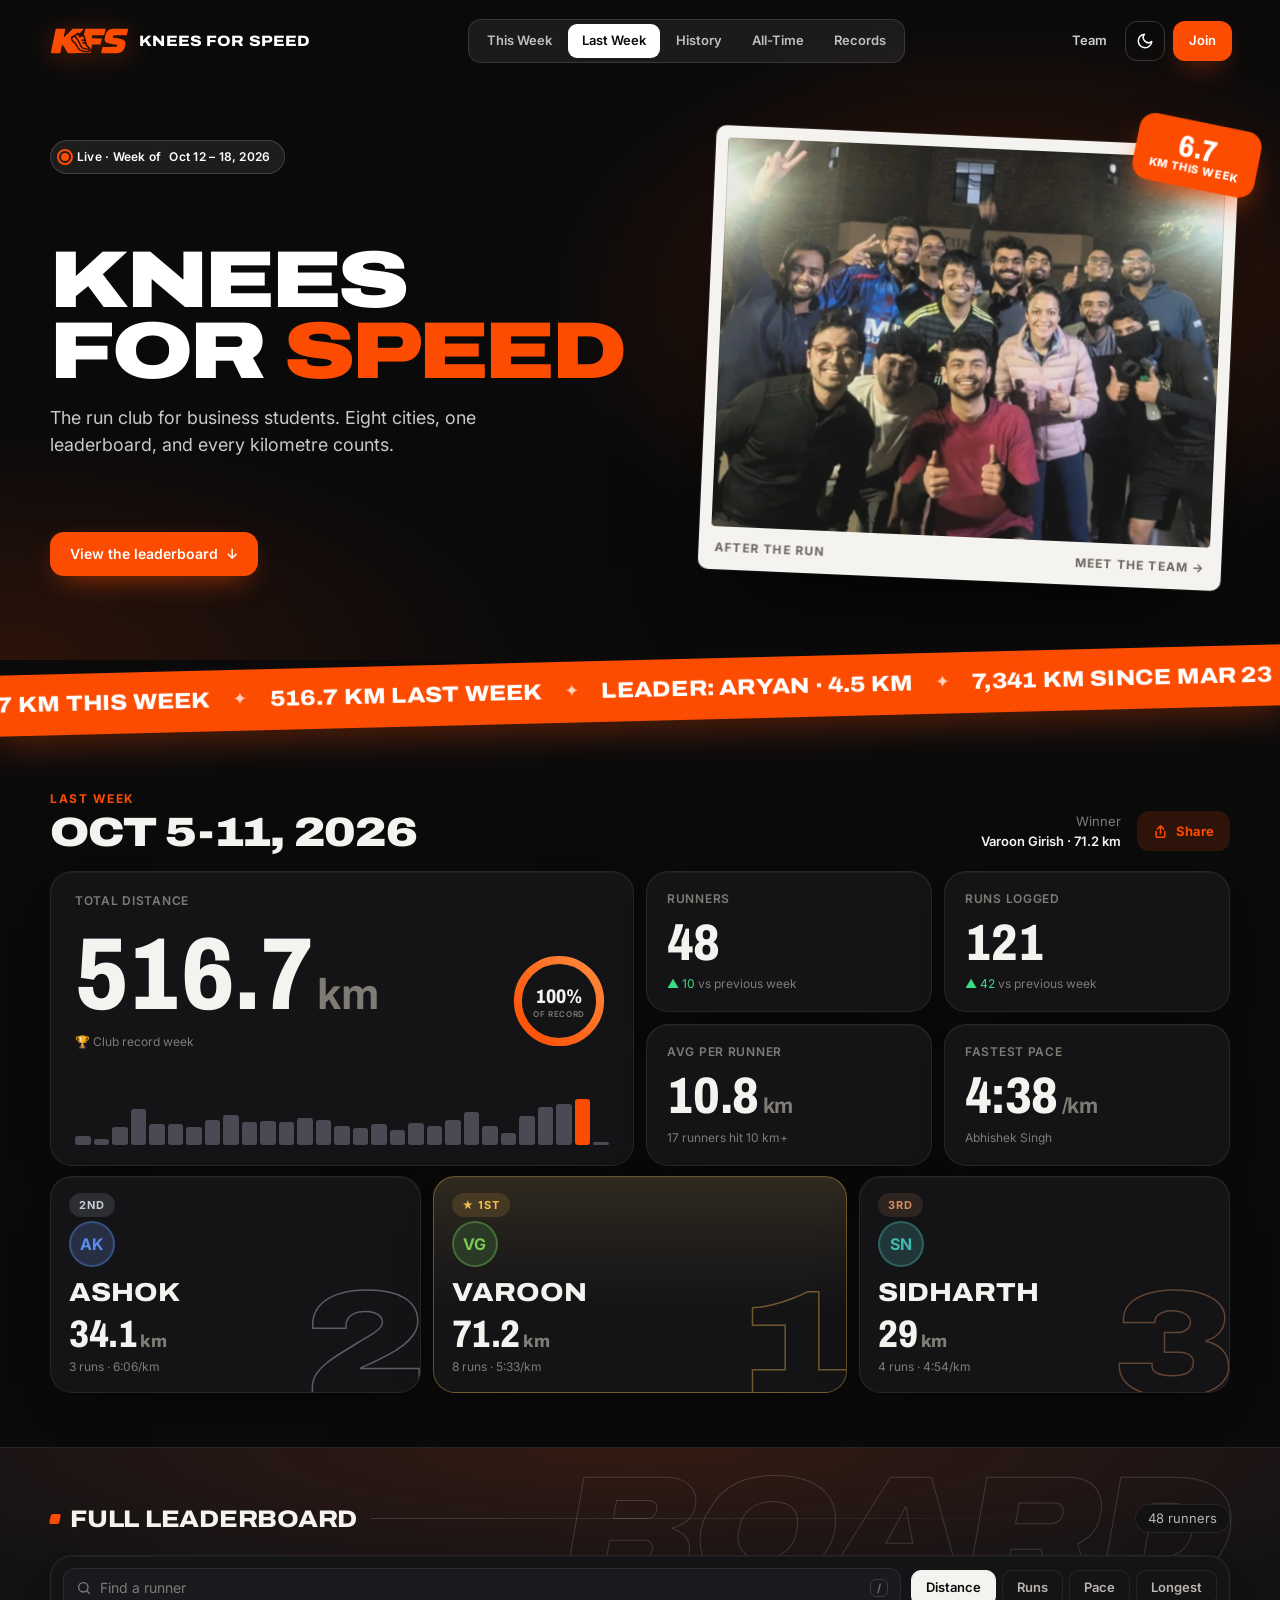
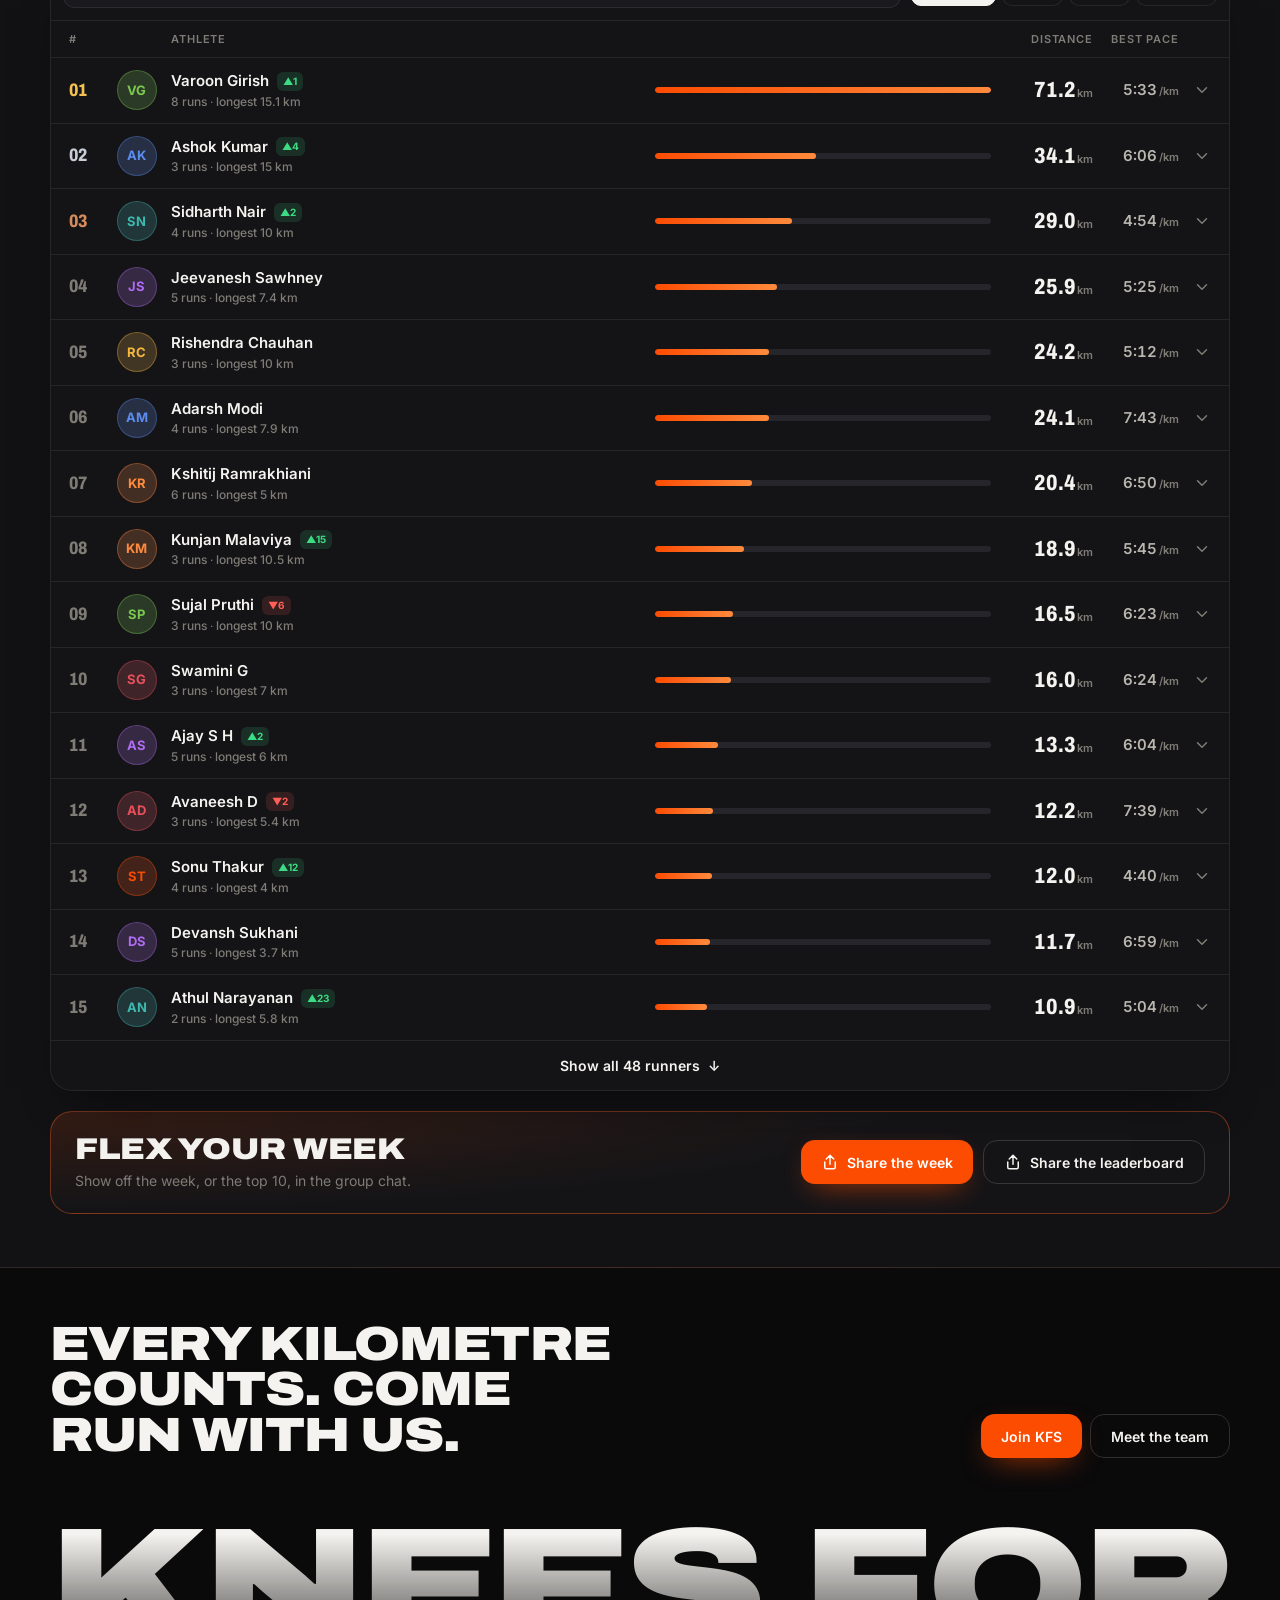
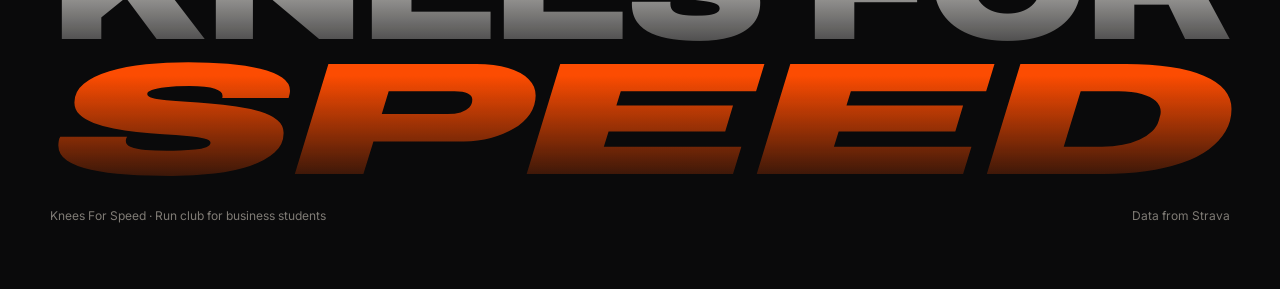
<file: index.html>
<!DOCTYPE html>
<html lang="en" data-theme="dark">
<head>
<meta charset="UTF-8">
<meta name="viewport" content="width=device-width, initial-scale=1.0, viewport-fit=cover">
<title>Knees For Speed – Leaderboard</title>
<meta name="description" content="Knees For Speed: the run club for business students. Weekly leaderboard, club records and all-time stats.">
<meta name="theme-color" content="#0A0A0B">
<meta name="robots" content="noindex, nofollow"> <!-- preview build: keep it out of search so it never competes with kneesforspeed.com -->
<link rel="icon" type="image/svg+xml" href="assets/brand/kfs-icon.svg">
<link rel="icon" type="image/png" sizes="32x32" href="assets/brand/kfs-icon-32.png">
<link rel="apple-touch-icon" href="assets/brand/kfs-icon-180.png">
<script>try{var t=localStorage.getItem('kfs2-theme');if(t){document.documentElement.dataset.theme=t;if(t==='light'){var m=document.querySelector('meta[name="theme-color"]');if(m)m.content='#F4F1EC'}}}catch(e){}</script>
<script>try{if(!sessionStorage.getItem('kfs2-intro')&&!matchMedia('(prefers-reduced-motion: reduce)').matches){document.documentElement.classList.add('intro');setTimeout(function(){document.documentElement.classList.remove('intro','intro-leaving')},8000)}}catch(e){}</script>
<!-- Google Analytics: only on the real domain, so localhost previews don't skew stats -->
<script>
  if (location.hostname.endsWith('kneesforspeed.com')) {
    var s = document.createElement('script'); s.async = true; s.src = 'https://www.googletagmanager.com/gtag/js?id=G-J4LDVH8261'; document.head.appendChild(s);
    window.dataLayer = window.dataLayer || [];
    function gtag(){dataLayer.push(arguments);}
    gtag('js', new Date()); gtag('config', 'G-J4LDVH8261');
  }
</script>
<meta property="og:title" content="Knees For Speed – Weekly Leaderboard">
<meta property="og:description" content="Run club for business students. See this week's rankings.">
<meta property="og:image" content="https://github.com/user-attachments/assets/1ad6ab01-41c3-4ac3-8b93-d60dc85ade84">
<meta property="og:url" content="https://kneesforspeed.com">
<meta property="og:type" content="website">
<link rel="preconnect" href="https://fonts.googleapis.com">
<link rel="preconnect" href="https://fonts.gstatic.com" crossorigin>
<link href="https://fonts.googleapis.com/css2?family=Archivo:ital,wdth,wght@0,62..125,400..900;1,62..125,400..900&family=Inter:wght@400;500;600;700&display=swap" rel="stylesheet">
<link rel="stylesheet" href="assets/kfs2.css?v=20261011b">
</head>
<body>
<!-- intro: logo reveal that flies into the nav (assets/intro.js); shown once per visit -->
<div class="intro-screen" aria-hidden="true">
  <div class="intro-lines"><i></i><i></i><i></i><i></i><i></i></div>
  <div class="intro-stage">
    <div class="intro-mark"><img src="assets/brand/kfs-logo.svg" alt="" width="613" height="201"><span class="intro-streak"></span></div>
    <div class="intro-bar"><i></i></div>
  </div>
</div>
<div class="progress" aria-hidden="true"></div>
<div class="top-blur" aria-hidden="true"><i></i><i></i><i></i></div>

<header class="nav">
  <a class="brand" href="./" data-route="home" aria-label="Knees For Speed home">
    <img class="brand-logo" src="assets/brand/kfs-logo.svg" alt="KFS" width="80" height="26"><span class="brand-word">Knees For Speed</span>
  </a>
  <nav class="tabs" data-tabs role="tablist" aria-label="Leaderboards">
    <span class="tabs-ind" aria-hidden="true"></span>
    <button class="tab" role="tab" data-route="this-week">This Week</button>
    <button class="tab" role="tab" data-route="last-week">Last Week</button>
    <button class="tab" role="tab" data-route="history">History</button>
    <button class="tab" role="tab" data-route="all-time">All-Time</button>
    <button class="tab" role="tab" data-route="records">Records</button>
  </nav>
  <div class="nav-actions">
    <a class="nav-team" href="team.html">Team</a>
    <button class="icon-btn" data-theme-toggle aria-label="Switch light / dark mode" title="Morning run mode">
      <svg class="theme-moon" viewBox="0 0 24 24" fill="none" stroke="currentColor" stroke-width="2" stroke-linecap="round" stroke-linejoin="round"><path d="M21 12.8A9 9 0 1 1 11.2 3a7 7 0 0 0 9.8 9.8z"/></svg>
      <svg class="theme-sun" viewBox="0 0 24 24" fill="none" stroke="currentColor" stroke-width="2" stroke-linecap="round"><circle cx="12" cy="12" r="4"/><path d="M12 2v2M12 20v2M4.9 4.9l1.4 1.4M17.7 17.7l1.4 1.4M2 12h2M20 12h2M4.9 19.1l1.4-1.4M17.7 6.3l1.4-1.4"/></svg>
    </button>
    <button class="btn btn-primary btn-sm magnetic" data-open="join">Join</button>
  </div>
</header>

<section class="hero" aria-label="Knees For Speed">
  <div class="hero-inner">
    <div class="hero-copy">
      <div class="live-chip fade-up" style="--d:.1s"><span class="pulse"></span>Live · Week of <span data-badge></span></div>
      <div class="hero-head">
        <h1 class="hero-title" data-split data-fit-title="196" aria-label="Knees For Speed">
          <span class="line" aria-hidden="true">Knees</span>
          <span class="line" aria-hidden="true">For <span class="accent">Speed</span></span>
        </h1>
        <p class="hero-sub fade-up" style="--d:.7s">The run club for business students. Eight cities, one leaderboard, and every kilometre counts.</p>
      </div>
      <div class="hero-ctas fade-up" style="--d:.85s">
        <a class="btn btn-primary magnetic" href="./" data-route="home">View the leaderboard <span class="arrow">↓</span></a>
      </div>
    </div>
    <figure class="hero-frame">
      <img src="images/hero-group.jpg" alt="Runners from a KFS group run" width="1079" height="841" fetchpriority="high" onerror="this.closest('figure').remove()">
      <figcaption><span>After the run</span><a class="frame-link" href="team.html">Meet the team →</a></figcaption>
      <span class="frame-sticker" data-hero-stat></span>
    </figure>
  </div>
</section>

<div class="marquee" aria-hidden="true"><div class="marquee-track" id="marquee-track"></div></div>

<main class="main" id="main">
  <section class="view" id="view-week" data-view="week" aria-label="This week"></section>
  <section class="view" id="view-last" data-view="last" aria-label="Last week"></section>
  <section class="view" id="view-history" data-view="history" aria-label="History"></section>
  <section class="view" id="view-alltime" data-view="alltime" aria-label="All-time"></section>
  <section class="view" id="view-records" data-view="records" aria-label="Records"></section>
</main>

<footer class="footer">
  <div class="footer-inner">
    <div class="footer-top">
      <div class="footer-cta">Every kilometre counts. Come run with us.</div>
      <div class="footer-links">
        <button class="btn btn-primary magnetic" data-open="join">Join KFS</button>
        <a class="btn btn-ghost" href="team.html">Meet the team</a>
      </div>
    </div>
    <div class="footer-word" aria-hidden="true"><span class="fw-line" data-fit>Knees For</span><span class="fw-line" data-fit="stretch">Speed</span></div>
    <div class="footer-meta"><span>Knees For Speed · Run club for business students</span><span>Data from Strava</span></div>
  </div>
</footer>

<nav class="tabbar" data-tabs role="tablist" aria-label="Leaderboards">
  <span class="tabbar-ind" aria-hidden="true"></span>
  <button class="tb" role="tab" data-route="this-week"><svg viewBox="0 0 24 24" fill="none" stroke="currentColor" stroke-width="1.8" stroke-linecap="round" stroke-linejoin="round"><path d="M13 4a1.5 1.5 0 1 0 3 0 1.5 1.5 0 0 0-3 0M7 21l3-4 2.5 1L14 14l3 2 3-1M9.5 12 11 8l3.5 1.5L17 13M11 8 7 9.5 6 13"/></svg>This week</button>
  <button class="tb" role="tab" data-route="last-week"><svg viewBox="0 0 24 24" fill="none" stroke="currentColor" stroke-width="1.8" stroke-linecap="round" stroke-linejoin="round"><path d="M3 12a9 9 0 1 0 3-6.7L3 8"/><path d="M3 3v5h5M12 7v5l3 2"/></svg>Last week</button>
  <button class="tb" role="tab" data-route="history"><svg viewBox="0 0 24 24" fill="none" stroke="currentColor" stroke-width="1.8" stroke-linecap="round"><path d="M4 20V10M10 20V4M16 20v-8M22 20H2"/></svg>History</button>
  <button class="tb" role="tab" data-route="all-time"><svg viewBox="0 0 24 24" fill="none" stroke="currentColor" stroke-width="1.8" stroke-linecap="round" stroke-linejoin="round"><circle cx="12" cy="12" r="9"/><path d="M3 12h18M12 3a14 14 0 0 1 0 18M12 3a14 14 0 0 0 0 18"/></svg>All-time</button>
  <button class="tb" role="tab" data-route="records"><svg viewBox="0 0 24 24" fill="none" stroke="currentColor" stroke-width="1.8" stroke-linecap="round" stroke-linejoin="round"><path d="M8 21h8M12 17v4M7 4h10v5a5 5 0 0 1-10 0V4zM17 6h3v1a3 3 0 0 1-3 3M7 6H4v1a3 3 0 0 0 3 3"/></svg>Records</button>
</nav>

<div class="sheet-overlay" id="join" role="dialog" aria-modal="true" aria-labelledby="join-title">
  <div class="sheet" tabindex="-1">
    <div class="sheet-grab" aria-hidden="true"></div>
    <button class="icon-btn sheet-close" data-close aria-label="Close"><svg viewBox="0 0 24 24" fill="none" stroke="currentColor" stroke-width="2" stroke-linecap="round"><path d="M18 6 6 18M6 6l12 12"/></svg></button>
    <div class="sheet-title" id="join-title">Join KFS</div>
    <div class="sheet-sub">Business school run club · 8 cities · growing weekly</div>
    <a class="join-opt" href="https://strava.app.link/9Sa62cOuVYb" target="_blank" rel="noopener" style="--c:#FC4C02">
      <span class="join-ico"><svg viewBox="0 0 24 24" fill="#FC4C02"><path d="M15.387 17.944l-2.089-4.116h-3.065L15.387 24l5.15-10.172h-3.066m-7.008-5.599l2.836 5.598h4.172L10.463 0l-7 13.828h4.169"/></svg></span>
      <span class="join-txt"><b>Join the leaderboard</b><span>Follow KFS on Strava. Your runs get tracked automatically.</span></span>
      <span class="join-arrow">→</span>
    </a>
    <a class="join-opt" href="https://chat.whatsapp.com/DvPdRcacuMw9NPap6H95aM?mode=hqrt3" target="_blank" rel="noopener" style="--c:#25D366">
      <span class="join-ico"><svg viewBox="0 0 24 24" fill="#25D366"><path d="M17.472 14.382c-.297-.149-1.758-.867-2.03-.967-.273-.099-.471-.148-.67.15-.197.297-.767.966-.94 1.164-.173.199-.347.223-.644.075-.297-.15-1.255-.463-2.39-1.475-.883-.788-1.48-1.761-1.653-2.059-.173-.297-.018-.458.13-.606.134-.133.298-.347.446-.52.149-.174.198-.298.298-.497.099-.198.05-.371-.025-.52-.075-.149-.669-1.612-.916-2.207-.242-.579-.487-.5-.669-.51-.173-.008-.371-.01-.57-.01-.198 0-.52.074-.792.372-.272.297-1.04 1.016-1.04 2.479 0 1.462 1.065 2.875 1.213 3.074.149.198 2.096 3.2 5.077 4.487.709.306 1.262.489 1.694.625.712.227 1.36.195 1.871.118.571-.085 1.758-.719 2.006-1.413.248-.694.248-1.289.173-1.413-.074-.124-.272-.198-.57-.347m-5.421 7.403h-.004a9.87 9.87 0 01-5.031-1.378l-.361-.214-3.741.982.998-3.648-.235-.374a9.86 9.86 0 01-1.51-5.26c.001-5.45 4.436-9.884 9.888-9.884 2.64 0 5.122 1.03 6.988 2.898a9.825 9.825 0 012.893 6.994c-.003 5.45-4.437 9.884-9.885 9.884m8.413-18.297A11.815 11.815 0 0012.05 0C5.495 0 .16 5.335.157 11.892c0 2.096.547 4.142 1.588 5.945L.057 24l6.305-1.654a11.882 11.882 0 005.683 1.448h.005c6.554 0 11.89-5.335 11.893-11.893a11.821 11.821 0 00-3.48-8.413z"/></svg></span>
      <span class="join-txt"><b>Weekly updates</b><span>WhatsApp community for leaderboard drops and run chat.</span></span>
      <span class="join-arrow">→</span>
    </a>
    <a class="join-opt" href="https://www.instagram.com/knees_for_speed_" target="_blank" rel="noopener" style="--c:#E1306C">
      <span class="join-ico"><svg viewBox="0 0 24 24" fill="#E1306C"><path d="M12 2.163c3.204 0 3.584.012 4.85.07 3.252.148 4.771 1.691 4.919 4.919.058 1.265.069 1.645.069 4.849 0 3.205-.012 3.584-.069 4.849-.149 3.225-1.664 4.771-4.919 4.919-1.266.058-1.644.07-4.85.07-3.204 0-3.584-.012-4.849-.07-3.26-.149-4.771-1.699-4.919-4.92-.058-1.265-.07-1.644-.07-4.849 0-3.204.013-3.583.07-4.849.149-3.227 1.664-4.771 4.919-4.919 1.266-.057 1.645-.069 4.849-.069zm0-2.163c-3.259 0-3.667.014-4.947.072-4.358.2-6.78 2.618-6.98 6.98-.059 1.281-.073 1.689-.073 4.948 0 3.259.014 3.668.072 4.948.2 4.358 2.618 6.78 6.98 6.98 1.281.058 1.689.072 4.948.072 3.259 0 3.668-.014 4.948-.072 4.354-.2 6.782-2.618 6.979-6.98.059-1.28.073-1.689.073-4.948 0-3.259-.014-3.667-.072-4.947-.196-4.354-2.617-6.78-6.979-6.98-1.281-.059-1.69-.073-4.949-.073zm0 5.838c-3.403 0-6.162 2.759-6.162 6.162s2.759 6.163 6.162 6.163 6.162-2.759 6.162-6.163c0-3.403-2.759-6.162-6.162-6.162zm0 10.162c-2.209 0-4-1.79-4-4 0-2.209 1.791-4 4-4s4 1.791 4 4c0 2.21-1.791 4-4 4zm6.406-11.845c-.796 0-1.441.645-1.441 1.44s.645 1.44 1.441 1.44c.795 0 1.439-.645 1.439-1.44s-.644-1.44-1.439-1.44z"/></svg></span>
      <span class="join-txt"><b>Run stories &amp; content</b><span>Run posts, race recaps and club life on Instagram.</span></span>
      <span class="join-arrow">→</span>
    </a>
  </div>
</div>

<!-- share sheet: preview of the week's share card (assets/share.js) -->
<div class="sheet-overlay" id="share" role="dialog" aria-modal="true" aria-labelledby="share-title">
  <div class="sheet share-sheet" tabindex="-1">
    <div class="sheet-grab" aria-hidden="true"></div>
    <button class="icon-btn sheet-close" data-close aria-label="Close"><svg viewBox="0 0 24 24" fill="none" stroke="currentColor" stroke-width="2" stroke-linecap="round"><path d="M18 6 6 18M6 6l12 12"/></svg></button>
    <div class="sheet-title" id="share-title">Flex your week</div>
    <div class="sheet-sub" data-share-sub>Post it, save it, or share it to the family group chat.</div>
    <div class="seg share-seg" role="group" aria-label="Which image" data-share-seg hidden></div>
    <div class="share-preview">
      <button class="icon-btn share-arrow prev" type="button" data-style-prev aria-label="Previous design"><svg viewBox="0 0 24 24" fill="none" stroke="currentColor" stroke-width="2" stroke-linecap="round" stroke-linejoin="round"><path d="m15 18-6-6 6-6"/></svg></button>
      <img data-share-img alt="" draggable="false">
      <button class="icon-btn share-arrow next" type="button" data-style-next aria-label="Next design"><svg viewBox="0 0 24 24" fill="none" stroke="currentColor" stroke-width="2" stroke-linecap="round" stroke-linejoin="round"><path d="m9 18 6-6-6-6"/></svg></button>
    </div>
    <div class="share-pager"><span class="share-dots" data-style-dots></span><span data-style-name aria-live="polite"></span></div>
    <div class="share-actions">
      <button class="btn btn-primary" data-share-native hidden><svg viewBox="0 0 24 24" fill="none" stroke="currentColor" stroke-width="2" stroke-linecap="round" stroke-linejoin="round"><path d="M12 3v12M7 8l5-5 5 5"/><path d="M5 12v7a2 2 0 0 0 2 2h10a2 2 0 0 0 2-2v-7"/></svg>Share</button>
      <button class="btn btn-ghost" data-share-save><svg viewBox="0 0 24 24" fill="none" stroke="currentColor" stroke-width="2" stroke-linecap="round" stroke-linejoin="round"><path d="M12 3v12M7 10l5 5 5-5"/><path d="M5 21h14"/></svg>Save</button>
      <button class="btn btn-ghost" data-share-copy hidden><svg viewBox="0 0 24 24" fill="none" stroke="currentColor" stroke-width="2" stroke-linecap="round" stroke-linejoin="round"><rect x="9" y="9" width="12" height="12" rx="2"/><path d="M5 15V5a2 2 0 0 1 2-2h10"/></svg>Copy</button>
    </div>
    <div class="share-note" data-share-note role="status"></div>
  </div>
</div>

<!-- Data anchors kept in the exact shape scripts/update_leaderboard.py expects
     (week badge + one card per archived week). Hidden; the app reads them. -->
<div id="data-src" hidden>
  <div class="week-badge"><span>Oct 12 – 18, 2026</span></div>
  <!-- hist-source:start -->
    <div class="hist-week-card" id="hist-week-oct5"><div class="hist-week-title">Oct 5 – 11, 2026</div></div>
    <div class="hist-week-card" id="hist-week-sep28"><div class="hist-week-title">Sep 28 – Oct 4, 2026</div></div>
    <div class="hist-week-card" id="hist-week-sep21"><div class="hist-week-title">Sep 21 – 27, 2026</div></div>
    <div class="hist-week-card" id="hist-week-sep14"><div class="hist-week-title">Sep 14 – 20, 2026</div></div>
    <div class="hist-week-card" id="hist-week-sep7"><div class="hist-week-title">Sep 7 – 13, 2026</div></div>
    <div class="hist-week-card" id="hist-week-aug24"><div class="hist-week-title">Aug 24 – 30, 2026</div></div>
    <div class="hist-week-card" id="hist-week-aug17"><div class="hist-week-title">Aug 17 – 23, 2026</div></div>
    <div class="hist-week-card" id="hist-week-aug10"><div class="hist-week-title">Aug 10 – 16, 2026</div></div>
    <div class="hist-week-card" id="hist-week-aug3"><div class="hist-week-title">Aug 3 – 9, 2026</div></div>
    <div class="hist-week-card" id="hist-week-jul27"><div class="hist-week-title">Jul 27 – Aug 2, 2026</div></div>
    <div class="hist-week-card" id="hist-week-jul20"><div class="hist-week-title">Jul 20 – 26, 2026</div></div>
    <div class="hist-week-card" id="hist-week-jul13"><div class="hist-week-title">Jul 13 – 19, 2026</div></div>
    <div class="hist-week-card" id="hist-week-jul6"><div class="hist-week-title">Jul 6 – 12, 2026</div></div>
    <div class="hist-week-card" id="hist-week-jun29"><div class="hist-week-title">Jun 29 – Jul 5, 2026</div></div>
    <div class="hist-week-card" id="hist-week-jun22"><div class="hist-week-title">Jun 22 – 28, 2026</div></div>
    <div class="hist-week-card" id="hist-week-jun15"><div class="hist-week-title">Jun 15 – 21, 2026</div></div>
    <div class="hist-week-card" id="hist-week-jun8"><div class="hist-week-title">Jun 8 – 14, 2026</div></div>
    <div class="hist-week-card" id="hist-week-jun1"><div class="hist-week-title">Jun 1 – 7, 2026</div></div>
    <div class="hist-week-card" id="hist-week-may25"><div class="hist-week-title">May 25 – 31, 2026</div></div>
    <div class="hist-week-card" id="hist-week-may18"><div class="hist-week-title">May 18 – 24, 2026</div></div>
    <div class="hist-week-card" id="hist-week-may11"><div class="hist-week-title">May 11 – 17, 2026</div></div>
    <div class="hist-week-card" id="hist-week-may4"><div class="hist-week-title">May 4 – 10, 2026</div></div>
    <div class="hist-week-card" id="hist-week-apr27"><div class="hist-week-title">Apr 27 – May 3, 2026</div></div>
    <div class="hist-week-card" id="hist-week-apr20"><div class="hist-week-title">Apr 20 – 26, 2026</div></div>
    <div class="hist-week-card" id="hist-week-apr13"><div class="hist-week-title">Apr 13 – 19, 2026</div></div>
    <div class="hist-week-card" id="hist-week-apr6"><div class="hist-week-title">Apr 6 – 12, 2026</div></div>
    <div class="hist-week-card" id="hist-week-mar30"><div class="hist-week-title">Mar 30 – Apr 5, 2026</div></div>
    <div class="hist-week-card" id="hist-week-mar23"><div class="hist-week-title">Mar 23 – 29, 2026</div></div>  <!-- hist-source:end -->
</div>

<script>
const hofData = {
  speed: {
    "5K":  [{name:"Sidharth Nair",time:1239,timeStr:"20:39",pace:"4:07/km",attempts:[{timeStr:"20:39",pace:"4:07/km"},{timeStr:"21:58",pace:"4:23/km"},{timeStr:"22:32",pace:"4:29/km"},{timeStr:"23:39",pace:"4:43/km"},{timeStr:"23:47",pace:"4:45/km"}]},{name:"Swamini G",time:1359,timeStr:"22:39",pace:"4:31/km",attempts:[{timeStr:"22:39",pace:"4:31/km"},{timeStr:"26:03",pace:"5:12/km"},{timeStr:"31:13",pace:"6:11/km"},{timeStr:"32:28",pace:"6:28/km"},{timeStr:"33:17",pace:"6:00/km"}]},{name:"Bhargav Kumare",time:1380,timeStr:"23:00",pace:"4:36/km",attempts:[{timeStr:"23:00",pace:"4:36/km"},{timeStr:"24:00",pace:"4:48/km"},{timeStr:"26:36",pace:"5:05/km"},{timeStr:"27:00",pace:"4:49/km"},{timeStr:"39:35",pace:"7:55/km"}]},{name:"Abhishek Singh",time:1410,timeStr:"23:30",pace:"4:42/km",attempts:[{timeStr:"23:30",pace:"4:42/km"},{timeStr:"23:47",pace:"4:42/km"},{timeStr:"24:09",pace:"4:38/km"},{timeStr:"24:17",pace:"4:50/km"},{timeStr:"24:23",pace:"4:51/km"}]},{name:"varoon girish",time:1464,timeStr:"24:24",pace:"4:51/km",attempts:[{timeStr:"24:24",pace:"4:51/km"},{timeStr:"24:39",pace:"4:55/km"},{timeStr:"26:49",pace:"5:21/km"}]},{name:"Aditya Mudgal",time:1483,timeStr:"24:43",pace:"4:55/km",attempts:[{timeStr:"24:43",pace:"4:55/km"},{timeStr:"26:31",pace:"5:15/km"},{timeStr:"27:42",pace:"5:30/km"},{timeStr:"29:37",pace:"5:51/km"},{timeStr:"31:23",pace:"6:10/km"}]},{name:"Raj Thakrar",time:1497,timeStr:"24:57",pace:"4:59/km",attempts:[{timeStr:"24:57",pace:"4:59/km"},{timeStr:"26:57",pace:"5:23/km"},{timeStr:"31:50",pace:"6:21/km"},{timeStr:"31:52",pace:"6:22/km"},{timeStr:"32:24",pace:"6:24/km"}]},{name:"Athul Narayanan",time:1543,timeStr:"25:43",pace:"5:04/km",attempts:[{timeStr:"25:43",pace:"5:04/km"},{timeStr:"34:19",pace:"6:31/km"},{timeStr:"34:26",pace:"6:10/km"},{timeStr:"36:55",pace:"6:46/km"}]}],
    "10K": [{name:"Sidharth Nair",time:2866,timeStr:"47:46",pace:"4:46/km",attempts:[{timeStr:"47:46",pace:"4:46/km"},{timeStr:"49:23",pace:"4:55/km"},{timeStr:"49:42",pace:"4:57/km"},{timeStr:"49:51",pace:"4:58/km"},{timeStr:"52:10",pace:"5:12/km"}]},{name:"Abhishek Singh",time:2905,timeStr:"48:25",pace:"4:50/km",attempts:[{timeStr:"48:25",pace:"4:50/km"},{timeStr:"50:14",pace:"5:13/km"},{timeStr:"57:41",pace:"5:41/km"},{timeStr:"1:02:52",pace:"6:10/km"}]},{name:"Rishendra Chauhan",time:3128,timeStr:"52:08",pace:"5:12/km",attempts:[{timeStr:"52:08",pace:"5:12/km"},{timeStr:"54:49",pace:"5:28/km"},{timeStr:"55:38",pace:"5:33/km"},{timeStr:"56:07",pace:"5:36/km"},{timeStr:"1:00:00",pace:"5:59/km"}]},{name:"Bhargav Kumare",time:3233,timeStr:"53:53",pace:"5:22/km",attempts:[{timeStr:"53:53",pace:"5:22/km"},{timeStr:"55:22",pace:"5:31/km"},{timeStr:"57:14",pace:"5:43/km"},{timeStr:"58:02",pace:"5:47/km"},{timeStr:"59:20",pace:"5:54/km"}]},{name:"Niranjan Neelakantan",time:3317,timeStr:"55:17",pace:"5:31/km",attempts:[{timeStr:"55:17",pace:"5:31/km"},{timeStr:"1:00:37",pace:"6:03/km"},{timeStr:"1:01:10",pace:"6:02/km"},{timeStr:"1:05:40",pace:"6:33/km"}]},{name:"Raj Thakrar",time:3416,timeStr:"56:56",pace:"5:41/km",attempts:[{timeStr:"56:56",pace:"5:41/km"},{timeStr:"1:00:00",pace:"6:00/km"},{timeStr:"2:18:00",pace:"13:24/km"}]},{name:"Rachit Mittal",time:3449,timeStr:"57:29",pace:"5:54/km",attempts:[{timeStr:"57:29",pace:"5:54/km"},{timeStr:"1:08:52",pace:"6:44/km"},{timeStr:"1:17:32",pace:"7:44/km"},{timeStr:"1:18:43",pace:"7:40/km"}]},{name:"Aditya Mudgal",time:3479,timeStr:"57:59",pace:"5:55/km",attempts:[{timeStr:"57:59",pace:"5:55/km"}]}],
    "21K": [{name:"Sidharth Nair",time:6102,timeStr:"1:41:42",pace:"4:49/km",attempts:[{timeStr:"1:41:42",pace:"4:49/km"},{timeStr:"1:44:23",pace:"4:56/km"},{timeStr:"1:47:32",pace:"5:05/km"},{timeStr:"1:57:49",pace:"5:34/km"}]},{name:"Rishendra Chauhan",time:7226,timeStr:"2:00:26",pace:"5:42/km",attempts:[{timeStr:"2:00:26",pace:"5:42/km"}]},{name:"Ashok Kumar",time:7537,timeStr:"2:05:37",pace:"5:57/km",attempts:[{timeStr:"2:05:37",pace:"5:57/km"}]},{name:"Bhargav Kumare",time:8095,timeStr:"2:14:55",pace:"6:23/km",attempts:[{timeStr:"2:14:55",pace:"6:23/km"}]},{name:"Anurup De",time:8409,timeStr:"2:20:09",pace:"6:31/km",attempts:[{timeStr:"2:20:09",pace:"6:31/km"},{timeStr:"2:41:21",pace:"7:37/km"}]},{name:"Swadit Chandan",time:8481,timeStr:"2:21:21",pace:"6:41/km",attempts:[{timeStr:"2:21:21",pace:"6:41/km"},{timeStr:"2:23:19",pace:"6:47/km"},{timeStr:"2:26:51",pace:"6:57/km"},{timeStr:"2:34:22",pace:"7:18/km"},{timeStr:"2:34:56",pace:"7:20/km"}]},{name:"Niranjan Neelakantan",time:8544,timeStr:"2:22:24",pace:"6:44/km",attempts:[{timeStr:"2:22:24",pace:"6:44/km"}]},{name:"Mihir Pandit",time:10581,timeStr:"2:56:21",pace:"8:21/km",attempts:[{timeStr:"2:56:21",pace:"8:21/km"}]}],
    "42K": [{name:"Bhargav Kumare",time:17431,timeStr:"4:50:31",pace:"6:38/km",attempts:[{timeStr:"4:50:31",pace:"6:38/km"}]}]
  },
  individual: {
    longestRun:   [{name:"Bhargav Kumare",val:43.8},{name:"Mihir Pandit",val:27.4},{name:"Sakha Ghotekar",val:23.0}],
    mostKmWeek:   [{name:"varoon girish",val:71.2,week:"Oct 5 – 11, 2026"},{name:"Swadit Chandan",val:52.0,week:"Sep 28 – Oct 4, 2026"},{name:"Bhargav Kumare",val:50.3,week:"Apr 6 – 12, 2026"}],
    mostRunsWeek: [{name:"Devansh Sukhani",val:9,week:"Jun 29 – Jul 5, 2026"},{name:"Saksham G",val:9,week:"Jun 1 – 7, 2026"},{name:"varoon girish",val:8,week:"Oct 5 – 11, 2026"}],
    mostWeeks:    [{name:"Ashok Kumar",val:23},{name:"Rishendra Chauhan",val:23},{name:"Niranjan Neelakantan",val:21}]
  },
  club: {
    bestWeekKm:  {val:516.7,runners:48,week:"Oct 5 – 11, 2026"},
    mostRunners: {val:48,km:516.7,week:"Oct 5 – 11, 2026"}
  }
};
const athletes = [
  { name: "Aryan Sumbly", distance: 4.5, runs: 1, longest: 4.5, pace: "6:29", paceVal: 389, avgPace: "6:29", avgPaceVal: 389, elev: "20m", color: "#FC4C02" },
  { name: "Yash Prabhat", distance: 2.2, runs: 1, longest: 2.2, pace: "6:39", paceVal: 399, avgPace: "6:39", avgPaceVal: 399, elev: "3m", color: "#e05c00" }
];

const prevAthletes = ["Aryan Sumbly"];

const historicalWeeks = {
  "hist-week-oct5": {
    sortKey: "distance",
    athletes: [
      { name: "varoon girish", distance: 71.2, runs: 8, longest: 15.1, pace: "5:33", paceVal: 333, avgPace: "5:57", avgPaceVal: 357, elev: "273m" },
      { name: "Ashok Kumar", distance: 34.1, runs: 3, longest: 15.0, pace: "6:06", paceVal: 366, avgPace: "6:13", avgPaceVal: 373, elev: "80m" },
      { name: "Sidharth Nair", distance: 29.0, runs: 4, longest: 10.0, pace: "4:54", paceVal: 294, avgPace: "5:23", avgPaceVal: 323, elev: "100m" },
      { name: "Jeevanesh Sawhney", distance: 25.9, runs: 5, longest: 7.4, pace: "5:25", paceVal: 325, avgPace: "5:57", avgPaceVal: 357, elev: "82m" },
      { name: "Rishendra Chauhan", distance: 24.2, runs: 3, longest: 10.0, pace: "5:12", paceVal: 312, avgPace: "5:43", avgPaceVal: 343, elev: "84m" },
      { name: "Adarsh Modi", distance: 24.1, runs: 4, longest: 7.9, pace: "7:43", paceVal: 463, avgPace: "8:19", avgPaceVal: 499, elev: "33m" },
      { name: "Kshitij Ramrakhiani", distance: 20.4, runs: 6, longest: 5.0, pace: "6:50", paceVal: 410, avgPace: "7:10", avgPaceVal: 430, elev: "110m" },
      { name: "Kunjan Malaviya", distance: 18.9, runs: 3, longest: 10.5, pace: "5:45", paceVal: 345, avgPace: "6:07", avgPaceVal: 367, elev: "72m" },
      { name: "Sujal Pruthi", distance: 16.5, runs: 3, longest: 10.0, pace: "6:23", paceVal: 383, avgPace: "6:44", avgPaceVal: 404, elev: "121m" },
      { name: "Swamini G", distance: 16.0, runs: 3, longest: 7.0, pace: "6:24", paceVal: 384, avgPace: "6:34", avgPaceVal: 394, elev: "16m" },
      { name: "Ajay S H", distance: 13.3, runs: 5, longest: 6.0, pace: "6:04", paceVal: 364, avgPace: "6:28", avgPaceVal: 388, elev: "43m" },
      { name: "avaneesh d", distance: 12.2, runs: 3, longest: 5.4, pace: "7:39", paceVal: 459, avgPace: "8:02", avgPaceVal: 482, elev: "42m" },
      { name: "Sonu Thakur", distance: 12.0, runs: 4, longest: 4.0, pace: "4:40", paceVal: 280, avgPace: "5:49", avgPaceVal: 349, elev: "39m" },
      { name: "Devansh Sukhani", distance: 11.7, runs: 5, longest: 3.7, pace: "6:59", paceVal: 419, avgPace: "8:28", avgPaceVal: 508, elev: "45m" },
      { name: "Athul Narayanan", distance: 10.9, runs: 2, longest: 5.8, pace: "5:04", paceVal: 304, avgPace: "5:27", avgPaceVal: 327, elev: "48m" },
      { name: "Shivansh Kansal", distance: 10.8, runs: 3, longest: 4.8, pace: "6:45", paceVal: 405, avgPace: "10:28", avgPaceVal: 628, elev: "88m" },
      { name: "Yash Vardhan singh", distance: 10.0, runs: 2, longest: 5.0, pace: "6:13", paceVal: 373, avgPace: "6:19", avgPaceVal: 379, elev: "33m" },
      { name: "Aditya Mudgal", distance: 9.4, runs: 2, longest: 5.0, pace: "5:45", paceVal: 345, avgPace: "7:09", avgPaceVal: 429, elev: "4m" },
      { name: "Shivansh Agarwal", distance: 9.0, runs: 4, longest: 3.4, pace: "6:16", paceVal: 376, avgPace: "8:28", avgPaceVal: 508, elev: "18m" },
      { name: "Sai Sagar Dasari", distance: 8.0, runs: 3, longest: 3.0, pace: "6:03", paceVal: 363, avgPace: "6:20", avgPaceVal: 380, elev: "20m" },
      { name: "A J", distance: 7.8, runs: 2, longest: 5.6, pace: "5:28", paceVal: 328, avgPace: "5:56", avgPaceVal: 356, elev: "28m" },
      { name: "Awdhesh Gairola", distance: 7.6, runs: 2, longest: 6.2, pace: "8:16", paceVal: 496, avgPace: "8:24", avgPaceVal: 504, elev: "57m" },
      { name: "Ananya S", distance: 7.4, runs: 2, longest: 4.4, pace: "7:27", paceVal: 447, avgPace: "7:48", avgPaceVal: 468, elev: "23m" },
      { name: "Uditansh Bhandari", distance: 6.8, runs: 3, longest: 4.0, pace: "7:08", paceVal: 428, avgPace: "7:45", avgPaceVal: 465, elev: "109m" },
      { name: "Srijan Shrey", distance: 6.2, runs: 2, longest: 4.2, pace: "5:28", paceVal: 328, avgPace: "5:41", avgPaceVal: 341, elev: "24m" },
      { name: "balaji lahoti", distance: 6.1, runs: 1, longest: 6.1, pace: "6:41", paceVal: 401, avgPace: "6:41", avgPaceVal: 401, elev: "21m" },
      { name: "Prabhveer Singh Khurana", distance: 5.8, runs: 6, longest: 2.2, pace: "5:51", paceVal: 351, avgPace: "7:47", avgPaceVal: 467, elev: "16m" },
      { name: "Shaun Thomas", distance: 5.6, runs: 1, longest: 5.6, pace: "6:13", paceVal: 373, avgPace: "6:13", avgPaceVal: 373, elev: "24m" },
      { name: "Harshit Gulati", distance: 5.5, runs: 2, longest: 4.6, pace: "7:47", paceVal: 467, avgPace: "7:54", avgPaceVal: 474, elev: "5m" },
      { name: "Angad Singh Pental", distance: 5.4, runs: 3, longest: 3.5, pace: "8:20", paceVal: 500, avgPace: "8:30", avgPaceVal: 510, elev: "--" },
      { name: "Rishi Raj", distance: 5.3, runs: 1, longest: 5.3, pace: "7:07", paceVal: 427, avgPace: "7:07", avgPaceVal: 427, elev: "18m" },
      { name: "Abhishek Singh", distance: 5.2, runs: 1, longest: 5.2, pace: "4:38", paceVal: 278, avgPace: "4:38", avgPaceVal: 278, elev: "52m" },
      { name: "Nachiket Pethe", distance: 5.0, runs: 1, longest: 5.0, pace: "7:30", paceVal: 450, avgPace: "7:30", avgPaceVal: 450, elev: "24m" },
      { name: "Vaibhav Duggal", distance: 5.0, runs: 1, longest: 5.0, pace: "6:49", paceVal: 409, avgPace: "6:49", avgPaceVal: 409, elev: "15m" },
      { name: "Mihir Pandit", distance: 5.0, runs: 1, longest: 5.0, pace: "5:57", paceVal: 357, avgPace: "5:57", avgPaceVal: 357, elev: "26m" },
      { name: "Rachit Mittal", distance: 4.5, runs: 2, longest: 3.5, pace: "6:42", paceVal: 402, avgPace: "7:01", avgPaceVal: 421, elev: "62m" },
      { name: "Rushika Singh", distance: 4.4, runs: 4, longest: 1.5, pace: "6:45", paceVal: 405, avgPace: "8:17", avgPaceVal: 497, elev: "12m" },
      { name: "Yash Prabhat", distance: 4.4, runs: 1, longest: 4.4, pace: "6:58", paceVal: 418, avgPace: "6:58", avgPaceVal: 418, elev: "--" },
      { name: "Shivam Sachdeva", distance: 4.3, runs: 1, longest: 4.3, pace: "6:44", paceVal: 404, avgPace: "6:44", avgPaceVal: 404, elev: "12m" },
      { name: "Diksin Gulati", distance: 4.0, runs: 1, longest: 4.0, pace: "6:09", paceVal: 369, avgPace: "6:09", avgPaceVal: 369, elev: "27m" },
      { name: "Utkarsh Pandey", distance: 3.9, runs: 1, longest: 3.9, pace: "6:31", paceVal: 391, avgPace: "6:31", avgPaceVal: 391, elev: "13m" },
      { name: "Harshita Singh", distance: 3.0, runs: 1, longest: 3.0, pace: "6:11", paceVal: 371, avgPace: "6:11", avgPaceVal: 371, elev: "13m" },
      { name: "Utsav Wadhwa", distance: 3.0, runs: 1, longest: 3.0, pace: "7:09", paceVal: 429, avgPace: "7:09", avgPaceVal: 429, elev: "--" },
      { name: "Sidhartha Thakur", distance: 3.0, runs: 1, longest: 3.0, pace: "7:37", paceVal: 457, avgPace: "7:37", avgPaceVal: 457, elev: "23m" },
      { name: "Anurup De", distance: 2.7, runs: 1, longest: 2.7, pace: "6:23", paceVal: 383, avgPace: "6:23", avgPaceVal: 383, elev: "10m" },
      { name: "Krishna Tulshidas Ghotekar", distance: 1.0, runs: 1, longest: 1.0, pace: "7:35", paceVal: 455, avgPace: "7:35", avgPaceVal: 455, elev: "--" },
      { name: "Sourabh M", distance: 0.8, runs: 1, longest: 0.8, pace: "12:58", paceVal: 778, avgPace: "12:58", avgPaceVal: 778, elev: "--" },
      { name: "ANUBHAV SINGHAL", distance: 0.4, runs: 1, longest: 0.4, pace: "9:47", paceVal: 587, avgPace: "9:47", avgPaceVal: 587, elev: "--" }
    ]
  },
  "hist-week-sep28": {
    sortKey: "distance",
    athletes: [
      { name: "Swadit Chandan", distance: 52.0, runs: 5, longest: 15.1, pace: "6:07", paceVal: 367, avgPace: "6:45", avgPaceVal: 405, elev: "172m" },
      { name: "varoon girish", distance: 47.4, runs: 7, longest: 10.4, pace: "5:13", paceVal: 313, avgPace: "5:51", avgPaceVal: 351, elev: "176m" },
      { name: "Sujal Pruthi", distance: 36.2, runs: 2, longest: 22.2, pace: "7:38", paceVal: 458, avgPace: "8:02", avgPaceVal: 482, elev: "71m" },
      { name: "Anurup De", distance: 31.7, runs: 2, longest: 21.5, pace: "6:31", paceVal: 391, avgPace: "6:38", avgPaceVal: 398, elev: "106m" },
      { name: "Sidharth Nair", distance: 29.8, runs: 3, longest: 21.1, pace: "4:49", paceVal: 289, avgPace: "5:00", avgPaceVal: 300, elev: "57m" },
      { name: "Ashok Kumar", distance: 29.6, runs: 4, longest: 10.0, pace: "5:47", paceVal: 347, avgPace: "6:14", avgPaceVal: 374, elev: "66m" },
      { name: "Rachit Mittal", distance: 21.0, runs: 2, longest: 16.0, pace: "7:12", paceVal: 432, avgPace: "7:32", avgPaceVal: 452, elev: "93m" },
      { name: "Sidhartha Thakur", distance: 16.6, runs: 4, longest: 6.0, pace: "7:23", paceVal: 443, avgPace: "9:18", avgPaceVal: 558, elev: "285m" },
      { name: "Yash Vardhan singh", distance: 16.1, runs: 2, longest: 12.1, pace: "5:24", paceVal: 324, avgPace: "6:09", avgPaceVal: 369, elev: "485m" },
      { name: "avaneesh d", distance: 15.2, runs: 4, longest: 5.0, pace: "7:51", paceVal: 471, avgPace: "8:15", avgPaceVal: 495, elev: "48m" },
      { name: "Diksin Gulati", distance: 13.4, runs: 2, longest: 8.3, pace: "6:29", paceVal: 389, avgPace: "6:29", avgPaceVal: 389, elev: "48m" },
      { name: "Aditya Mudgal", distance: 13.4, runs: 4, longest: 5.0, pace: "5:51", paceVal: 351, avgPace: "6:18", avgPaceVal: 378, elev: "10m" },
      { name: "Ajay S H", distance: 13.0, runs: 2, longest: 11.8, pace: "6:20", paceVal: 380, avgPace: "6:25", avgPaceVal: 385, elev: "42m" },
      { name: "Awdhesh Gairola", distance: 11.7, runs: 3, longest: 4.6, pace: "6:25", paceVal: 385, avgPace: "7:43", avgPaceVal: 463, elev: "58m" },
      { name: "Preet Kunwar Singh", distance: 10.6, runs: 1, longest: 10.6, pace: "7:27", paceVal: 447, avgPace: "7:27", avgPaceVal: 447, elev: "12m" },
      { name: "Aryan Chopra", distance: 8.4, runs: 2, longest: 5.0, pace: "6:30", paceVal: 390, avgPace: "6:48", avgPaceVal: 408, elev: "15m" },
      { name: "Prabhveer Singh Khurana", distance: 7.7, runs: 3, longest: 3.0, pace: "6:44", paceVal: 404, avgPace: "7:32", avgPaceVal: 452, elev: "24m" },
      { name: "Utsav Wadhwa", distance: 6.8, runs: 2, longest: 5.0, pace: "6:37", paceVal: 397, avgPace: "6:41", avgPaceVal: 401, elev: "--" },
      { name: "Dhyanam Jethva", distance: 6.1, runs: 2, longest: 3.1, pace: "7:37", paceVal: 457, avgPace: "7:47", avgPaceVal: 467, elev: "30m" },
      { name: "Shivansh Kansal", distance: 6.0, runs: 1, longest: 6.0, pace: "7:23", paceVal: 443, avgPace: "7:23", avgPaceVal: 443, elev: "36m" },
      { name: "Ananya S", distance: 5.7, runs: 2, longest: 3.3, pace: "7:33", paceVal: 453, avgPace: "7:36", avgPaceVal: 456, elev: "18m" },
      { name: "Abhishek Singh", distance: 5.7, runs: 2, longest: 4.2, pace: "4:16", paceVal: 256, avgPace: "5:02", avgPaceVal: 302, elev: "59m" },
      { name: "Kunjan Malaviya", distance: 5.2, runs: 1, longest: 5.2, pace: "5:47", paceVal: 347, avgPace: "5:47", avgPaceVal: 347, elev: "20m" },
      { name: "balaji lahoti", distance: 5.1, runs: 1, longest: 5.1, pace: "7:08", paceVal: 428, avgPace: "7:08", avgPaceVal: 428, elev: "16m" },
      { name: "Sonu Thakur", distance: 4.2, runs: 2, longest: 4.0, pace: "5:13", paceVal: 313, avgPace: "5:54", avgPaceVal: 354, elev: "14m" },
      { name: "Pulkesh Parwani", distance: 4.0, runs: 1, longest: 4.0, pace: "6:57", paceVal: 417, avgPace: "6:57", avgPaceVal: 417, elev: "2m" },
      { name: "Aryann Mobin", distance: 4.0, runs: 1, longest: 4.0, pace: "7:23", paceVal: 443, avgPace: "7:23", avgPaceVal: 443, elev: "16m" },
      { name: "Rushika Singh", distance: 3.7, runs: 2, longest: 2.8, pace: "7:30", paceVal: 450, avgPace: "7:35", avgPaceVal: 455, elev: "13m" },
      { name: "Diplav Singh", distance: 3.6, runs: 1, longest: 3.6, pace: "5:44", paceVal: 344, avgPace: "5:44", avgPaceVal: 344, elev: "10m" },
      { name: "Muskan Jhunjhunwala", distance: 3.6, runs: 1, longest: 3.6, pace: "8:18", paceVal: 498, avgPace: "8:18", avgPaceVal: 498, elev: "14m" },
      { name: "Krish Rajiv Nair", distance: 3.5, runs: 1, longest: 3.5, pace: "10:48", paceVal: 648, avgPace: "10:48", avgPaceVal: 648, elev: "17m" },
      { name: "Priyanshu Bhattacharya", distance: 3.1, runs: 1, longest: 3.1, pace: "6:21", paceVal: 381, avgPace: "6:21", avgPaceVal: 381, elev: "7m" },
      { name: "Ambuj Saxena", distance: 3.0, runs: 1, longest: 3.0, pace: "10:22", paceVal: 622, avgPace: "10:22", avgPaceVal: 622, elev: "17m" },
      { name: "Harshit Gulati", distance: 2.6, runs: 1, longest: 2.6, pace: "7:38", paceVal: 458, avgPace: "7:38", avgPaceVal: 458, elev: "4m" },
      { name: "Angad Singh Pental", distance: 2.5, runs: 1, longest: 2.5, pace: "7:49", paceVal: 469, avgPace: "7:49", avgPaceVal: 469, elev: "--" },
      { name: "Aakarsh Thora", distance: 2.1, runs: 1, longest: 2.1, pace: "7:23", paceVal: 443, avgPace: "7:23", avgPaceVal: 443, elev: "7m" },
      { name: "Sharvil Patil", distance: 1.2, runs: 1, longest: 1.2, pace: "5:10", paceVal: 310, avgPace: "5:10", avgPaceVal: 310, elev: "2m" },
      { name: "Athul Narayanan", distance: 1.0, runs: 1, longest: 1.0, pace: "6:57", paceVal: 417, avgPace: "6:57", avgPaceVal: 417, elev: "4m" }
    ]
  },
  "hist-week-sep21": {
    sortKey: "distance",
    athletes: [
      { name: "varoon girish", distance: 30.6, runs: 4, longest: 8.7, pace: "5:45", paceVal: 345, avgPace: "5:45", avgPaceVal: 345, elev: "143m" },
      { name: "Ashok Kumar", distance: 30.2, runs: 3, longest: 15.0, pace: "6:23", paceVal: 383, avgPace: "6:23", avgPaceVal: 383, elev: "70m" },
      { name: "Aditya Mudgal", distance: 28.5, runs: 4, longest: 15.0, pace: "6:27", paceVal: 387, avgPace: "6:27", avgPaceVal: 387, elev: "90m" },
      { name: "Swamini G", distance: 23.4, runs: 2, longest: 20.4, pace: "7:04", paceVal: 424, avgPace: "7:04", avgPaceVal: 424, elev: "33m" },
      { name: "Yash Vardhan singh", distance: 21.2, runs: 4, longest: 7.1, pace: "6:02", paceVal: 362, avgPace: "6:02", avgPaceVal: 362, elev: "72m" },
      { name: "Swadit Chandan", distance: 21.1, runs: 1, longest: 21.1, pace: "7:19", paceVal: 439, avgPace: "7:19", avgPaceVal: 439, elev: "69m" },
      { name: "Rishendra Chauhan", distance: 20.6, runs: 2, longest: 15.0, pace: "6:11", paceVal: 371, avgPace: "6:11", avgPaceVal: 371, elev: "72m" },
      { name: "Rachit Mittal", distance: 16.0, runs: 3, longest: 9.7, pace: "6:47", paceVal: 407, avgPace: "6:47", avgPaceVal: 407, elev: "57m" },
      { name: "Diksin Gulati", distance: 14.2, runs: 3, longest: 5.0, pace: "6:07", paceVal: 367, avgPace: "6:07", avgPaceVal: 367, elev: "78m" },
      { name: "Niranjan Neelakantan", distance: 14.0, runs: 2, longest: 12.2, pace: "6:36", paceVal: 396, avgPace: "6:36", avgPaceVal: 396, elev: "323m" },
      { name: "Angad Singh Pental", distance: 13.7, runs: 3, longest: 8.0, pace: "8:01", paceVal: 481, avgPace: "8:01", avgPaceVal: 481, elev: "--" },
      { name: "Abhishek Singh", distance: 13.0, runs: 2, longest: 10.0, pace: "4:59", paceVal: 299, avgPace: "4:59", avgPaceVal: 299, elev: "122m" },
      { name: "Srijan Shrey", distance: 12.0, runs: 2, longest: 10.0, pace: "6:16", paceVal: 376, avgPace: "6:16", avgPaceVal: 376, elev: "46m" },
      { name: "Athul Narayanan", distance: 11.4, runs: 2, longest: 10.2, pace: "6:02", paceVal: 362, avgPace: "6:02", avgPaceVal: 362, elev: "61m" },
      { name: "Diplav Singh", distance: 11.2, runs: 2, longest: 6.0, pace: "6:47", paceVal: 407, avgPace: "6:47", avgPaceVal: 407, elev: "36m" },
      { name: "Harshit Gulati", distance: 10.9, runs: 6, longest: 4.5, pace: "7:50", paceVal: 470, avgPace: "7:50", avgPaceVal: 470, elev: "18m" },
      { name: "Rushika Singh", distance: 10.6, runs: 11, longest: 1.6, pace: "7:46", paceVal: 466, avgPace: "7:46", avgPaceVal: 466, elev: "29m" },
      { name: "Sonu Thakur", distance: 10.4, runs: 4, longest: 5.2, pace: "6:01", paceVal: 361, avgPace: "6:01", avgPaceVal: 361, elev: "35m" },
      { name: "Sidharth Nair", distance: 10.0, runs: 2, longest: 5.0, pace: "4:38", paceVal: 278, avgPace: "4:38", avgPaceVal: 278, elev: "37m" },
      { name: "Nachiket Pethe", distance: 9.7, runs: 2, longest: 5.2, pace: "7:05", paceVal: 425, avgPace: "7:05", avgPaceVal: 425, elev: "29m" },
      { name: "Sidhartha Thakur", distance: 8.3, runs: 3, longest: 5.0, pace: "9:52", paceVal: 592, avgPace: "9:52", avgPaceVal: 592, elev: "124m" },
      { name: "A J", distance: 8.2, runs: 2, longest: 5.1, pace: "5:56", paceVal: 356, avgPace: "5:56", avgPaceVal: 356, elev: "32m" },
      { name: "Pulkesh Parwani", distance: 6.1, runs: 3, longest: 2.1, pace: "6:03", paceVal: 363, avgPace: "6:03", avgPaceVal: 363, elev: "15m" },
      { name: "Shivansh Kansal", distance: 5.8, runs: 2, longest: 3.5, pace: "6:35", paceVal: 395, avgPace: "6:35", avgPaceVal: 395, elev: "32m" },
      { name: "balaji lahoti", distance: 5.3, runs: 1, longest: 5.3, pace: "7:04", paceVal: 424, avgPace: "7:04", avgPaceVal: 424, elev: "20m" },
      { name: "Vibhor Gupta", distance: 5.2, runs: 1, longest: 5.2, pace: "6:04", paceVal: 364, avgPace: "6:04", avgPaceVal: 364, elev: "--" },
      { name: "Shivansh Agarwal", distance: 5.1, runs: 1, longest: 5.1, pace: "6:57", paceVal: 417, avgPace: "6:57", avgPaceVal: 417, elev: "19m" },
      { name: "Lakshya Agrawal", distance: 5.0, runs: 1, longest: 5.0, pace: "6:41", paceVal: 401, avgPace: "6:41", avgPaceVal: 401, elev: "16m" },
      { name: "Rishi Raj", distance: 5.0, runs: 1, longest: 5.0, pace: "6:49", paceVal: 409, avgPace: "6:49", avgPaceVal: 409, elev: "16m" },
      { name: "Devansh Sukhani", distance: 4.3, runs: 1, longest: 4.3, pace: "7:14", paceVal: 434, avgPace: "7:14", avgPaceVal: 434, elev: "16m" },
      { name: "Priyansh Garg", distance: 4.0, runs: 2, longest: 2.0, pace: "6:54", paceVal: 414, avgPace: "6:54", avgPaceVal: 414, elev: "41m" },
      { name: "Harshita Singh", distance: 3.5, runs: 2, longest: 2.2, pace: "5:47", paceVal: 347, avgPace: "5:47", avgPaceVal: 347, elev: "13m" },
      { name: "Ananya S", distance: 3.2, runs: 1, longest: 3.2, pace: "6:59", paceVal: 419, avgPace: "6:59", avgPaceVal: 419, elev: "12m" },
      { name: "Anshul Mange", distance: 3.0, runs: 1, longest: 3.0, pace: "6:28", paceVal: 388, avgPace: "6:28", avgPaceVal: 388, elev: "--" },
      { name: "Saksham G", distance: 2.6, runs: 1, longest: 2.6, pace: "9:59", paceVal: 599, avgPace: "9:59", avgPaceVal: 599, elev: "10m" },
      { name: "Muskan Jhunjhunwala", distance: 2.4, runs: 1, longest: 2.4, pace: "7:32", paceVal: 452, avgPace: "7:32", avgPaceVal: 452, elev: "10m" },
      { name: "Sidharth Thakur", distance: 2.1, runs: 2, longest: 1.2, pace: "4:55", paceVal: 295, avgPace: "4:55", avgPaceVal: 295, elev: "7m" },
      { name: "Preet Kunwar Singh", distance: 2.0, runs: 1, longest: 2.0, pace: "7:03", paceVal: 423, avgPace: "7:03", avgPaceVal: 423, elev: "14m" },
      { name: "SNEHA SAHU", distance: 1.7, runs: 3, longest: 0.8, pace: "6:36", paceVal: 396, avgPace: "6:36", avgPaceVal: 396, elev: "4m" },
      { name: "Anurup De", distance: 1.6, runs: 1, longest: 1.6, pace: "5:30", paceVal: 330, avgPace: "5:30", avgPaceVal: 330, elev: "--" },
      { name: "Utsav Wadhwa", distance: 1.4, runs: 1, longest: 1.4, pace: "7:23", paceVal: 443, avgPace: "7:23", avgPaceVal: 443, elev: "--" },
      { name: "Sourabh M", distance: 1.3, runs: 1, longest: 1.3, pace: "7:19", paceVal: 439, avgPace: "7:19", avgPaceVal: 439, elev: "3m" },
      { name: "Aryan Chopra", distance: 0.6, runs: 2, longest: 0.3, pace: "5:30", paceVal: 330, avgPace: "5:30", avgPaceVal: 330, elev: "--" }
    ]
  },
  "hist-week-sep14": {
    sortKey: "distance",
    athletes: [
      { name: "Rachit Mittal", distance: 27.1, runs: 4, longest: 15.0, pace: "7:27", paceVal: 447, avgPace: "7:27", avgPaceVal: 447, elev: "66m" },
      { name: "varoon girish", distance: 22.0, runs: 4, longest: 6.9, pace: "5:22", paceVal: 322, avgPace: "5:22", avgPaceVal: 322, elev: "83m" },
      { name: "Rishendra Chauhan", distance: 21.0, runs: 3, longest: 15.0, pace: "5:49", paceVal: 349, avgPace: "5:49", avgPaceVal: 349, elev: "75m" },
      { name: "Abhishek Singh", distance: 19.0, runs: 3, longest: 7.5, pace: "5:00", paceVal: 300, avgPace: "5:00", avgPaceVal: 300, elev: "185m" },
      { name: "Aditya Mudgal", distance: 14.5, runs: 5, longest: 5.0, pace: "6:19", paceVal: 379, avgPace: "6:19", avgPaceVal: 379, elev: "--" },
      { name: "Niranjan Neelakantan", distance: 14.2, runs: 3, longest: 6.0, pace: "6:18", paceVal: 378, avgPace: "6:18", avgPaceVal: 378, elev: "193m" },
      { name: "Vaibhav Duggal", distance: 12.0, runs: 2, longest: 7.0, pace: "7:09", paceVal: 429, avgPace: "7:09", avgPaceVal: 429, elev: "40m" },
      { name: "Angad Singh Pental", distance: 11.3, runs: 4, longest: 6.0, pace: "8:45", paceVal: 525, avgPace: "8:45", avgPaceVal: 525, elev: "--" },
      { name: "Rushika Singh", distance: 11.3, runs: 5, longest: 5.6, pace: "8:14", paceVal: 494, avgPace: "8:14", avgPaceVal: 494, elev: "292m" },
      { name: "Nachiket Pethe", distance: 11.0, runs: 2, longest: 6.0, pace: "7:08", paceVal: 428, avgPace: "7:08", avgPaceVal: 428, elev: "43m" },
      { name: "Yash Vardhan singh", distance: 10.1, runs: 1, longest: 10.1, pace: "6:18", paceVal: 378, avgPace: "6:18", avgPaceVal: 378, elev: "416m" },
      { name: "Diplav Singh", distance: 10.0, runs: 2, longest: 5.0, pace: "5:58", paceVal: 358, avgPace: "5:58", avgPaceVal: 358, elev: "36m" },
      { name: "Athul Narayanan", distance: 9.7, runs: 2, longest: 6.1, pace: "6:47", paceVal: 407, avgPace: "6:47", avgPaceVal: 407, elev: "67m" },
      { name: "Devansh Sukhani", distance: 9.7, runs: 3, longest: 3.3, pace: "7:59", paceVal: 479, avgPace: "7:59", avgPaceVal: 479, elev: "82m" },
      { name: "Bhargav Kumare", distance: 8.7, runs: 1, longest: 8.7, pace: "9:29", paceVal: 569, avgPace: "9:29", avgPaceVal: 569, elev: "--" },
      { name: "Ayaan Khan Pathan", distance: 8.6, runs: 2, longest: 5.6, pace: "8:33", paceVal: 513, avgPace: "8:33", avgPaceVal: 513, elev: "23m" },
      { name: "Aryan Sumbly", distance: 7.9, runs: 2, longest: 4.8, pace: "6:37", paceVal: 397, avgPace: "6:37", avgPaceVal: 397, elev: "16m" },
      { name: "Shivansh Kansal", distance: 7.1, runs: 2, longest: 3.6, pace: "6:54", paceVal: 414, avgPace: "6:54", avgPaceVal: 414, elev: "41m" },
      { name: "Krish Rajiv Nair", distance: 6.6, runs: 2, longest: 3.3, pace: "10:19", paceVal: 619, avgPace: "10:19", avgPaceVal: 619, elev: "24m" },
      { name: "Vibhor Gupta", distance: 6.6, runs: 2, longest: 3.5, pace: "5:58", paceVal: 358, avgPace: "5:58", avgPaceVal: 358, elev: "4m" },
      { name: "Swamini G", distance: 6.2, runs: 3, longest: 3.0, pace: "6:17", paceVal: 377, avgPace: "6:17", avgPaceVal: 377, elev: "46m" },
      { name: "Sonu Thakur", distance: 6.0, runs: 2, longest: 5.0, pace: "5:48", paceVal: 348, avgPace: "5:48", avgPaceVal: 348, elev: "16m" },
      { name: "Suryansh Tyagi", distance: 5.3, runs: 2, longest: 3.2, pace: "7:10", paceVal: 430, avgPace: "7:10", avgPaceVal: 430, elev: "25m" },
      { name: "Shaun Thomas", distance: 5.0, runs: 1, longest: 5.0, pace: "5:37", paceVal: 337, avgPace: "5:37", avgPaceVal: 337, elev: "20m" },
      { name: "Meet Kanjani", distance: 5.0, runs: 1, longest: 5.0, pace: "7:15", paceVal: 435, avgPace: "7:15", avgPaceVal: 435, elev: "7m" },
      { name: "Utkarsh Pandey", distance: 4.5, runs: 1, longest: 4.5, pace: "7:03", paceVal: 423, avgPace: "7:03", avgPaceVal: 423, elev: "18m" },
      { name: "Ananya S", distance: 3.8, runs: 2, longest: 3.2, pace: "8:54", paceVal: 534, avgPace: "8:54", avgPaceVal: 534, elev: "15m" },
      { name: "Preet Kunwar Singh", distance: 3.7, runs: 1, longest: 3.7, pace: "6:50", paceVal: 410, avgPace: "6:50", avgPaceVal: 410, elev: "26m" },
      { name: "Srijan Shrey", distance: 3.0, runs: 1, longest: 3.0, pace: "5:08", paceVal: 308, avgPace: "5:08", avgPaceVal: 308, elev: "77m" },
      { name: "Harshit Gulati", distance: 2.9, runs: 3, longest: 1.3, pace: "7:02", paceVal: 422, avgPace: "7:02", avgPaceVal: 422, elev: "--" },
      { name: "Priyanshu Bhattach...", distance: 2.9, runs: 1, longest: 2.9, pace: "6:21", paceVal: 381, avgPace: "6:21", avgPaceVal: 381, elev: "3m" },
      { name: "Aryan Chopra", distance: 2.5, runs: 1, longest: 2.5, pace: "8:14", paceVal: 494, avgPace: "8:14", avgPaceVal: 494, elev: "2m" },
      { name: "Akshita Grover", distance: 2.4, runs: 1, longest: 2.4, pace: "6:22", paceVal: 382, avgPace: "6:22", avgPaceVal: 382, elev: "18m" },
      { name: "Vajra Bhagwat", distance: 2.3, runs: 1, longest: 2.3, pace: "5:16", paceVal: 316, avgPace: "5:16", avgPaceVal: 316, elev: "8m" },
      { name: "Sidhartha Thakur", distance: 2.1, runs: 1, longest: 2.1, pace: "10:56", paceVal: 656, avgPace: "10:56", avgPaceVal: 656, elev: "67m" },
      { name: "SNEHA SAHU", distance: 2.0, runs: 2, longest: 1.0, pace: "6:24", paceVal: 384, avgPace: "6:24", avgPaceVal: 384, elev: "5m" },
      { name: "Anurup De", distance: 2.0, runs: 2, longest: 1.1, pace: "5:45", paceVal: 345, avgPace: "5:45", avgPaceVal: 345, elev: "--" },
      { name: "Shivansh Agarwal", distance: 2.0, runs: 1, longest: 2.0, pace: "5:44", paceVal: 344, avgPace: "5:44", avgPaceVal: 344, elev: "8m" },
      { name: "Pulkesh Parwani", distance: 1.9, runs: 1, longest: 1.9, pace: "5:36", paceVal: 336, avgPace: "5:36", avgPaceVal: 336, elev: "12m" },
      { name: "Pavithra Prasad", distance: 1.5, runs: 1, longest: 1.5, pace: "7:07", paceVal: 427, avgPace: "7:07", avgPaceVal: 427, elev: "9m" },
      { name: "Ashok Kumar", distance: 1.4, runs: 1, longest: 1.4, pace: "6:19", paceVal: 379, avgPace: "6:19", avgPaceVal: 379, elev: "6m" },
      { name: "Chandan Biswal", distance: 1.1, runs: 1, longest: 1.1, pace: "5:12", paceVal: 312, avgPace: "5:12", avgPaceVal: 312, elev: "4m" }
    ]
  },
  "hist-week-sep7": {
    sortKey: "distance",
    athletes: [
      { name: "Diplav Singh", distance: 13.0, runs: 2, longest: 8.0, pace: "5:51", paceVal: 351, avgPace: "5:51", avgPaceVal: 351, elev: "48m" },
      { name: "Harshit Gulati", distance: 12.9, runs: 3, longest: 5.0, pace: "8:31", paceVal: 511, avgPace: "8:31", avgPaceVal: 511, elev: "49m" },
      { name: "Vibhor Gupta", distance: 11.0, runs: 1, longest: 11.0, pace: "6:30", paceVal: 390, avgPace: "6:30", avgPaceVal: 390, elev: "--" },
      { name: "Sujal Pruthi", distance: 10.1, runs: 2, longest: 7.0, pace: "6:58", paceVal: 418, avgPace: "6:58", avgPaceVal: 418, elev: "29m" },
      { name: "Aditya Mudgal", distance: 9.8, runs: 2, longest: 5.5, pace: "5:55", paceVal: 355, avgPace: "5:55", avgPaceVal: 355, elev: "32m" },
      { name: "Abhishek Singh", distance: 9.6, runs: 3, longest: 4.0, pace: "5:14", paceVal: 314, avgPace: "5:14", avgPaceVal: 314, elev: "77m" },
      { name: "Rushika Singh", distance: 9.5, runs: 5, longest: 4.2, pace: "7:23", paceVal: 443, avgPace: "7:23", avgPaceVal: 443, elev: "29m" },
      { name: "Sonu Thakur", distance: 7.9, runs: 5, longest: 3.1, pace: "5:48", paceVal: 348, avgPace: "5:48", avgPaceVal: 348, elev: "26m" },
      { name: "Angad Singh Pental", distance: 7.9, runs: 3, longest: 5.0, pace: "8:35", paceVal: 515, avgPace: "8:35", avgPaceVal: 515, elev: "--" },
      { name: "Ashok Kumar", distance: 7.9, runs: 2, longest: 5.1, pace: "5:30", paceVal: 330, avgPace: "5:30", avgPaceVal: 330, elev: "143m" },
      { name: "A J", distance: 7.9, runs: 2, longest: 5.0, pace: "6:29", paceVal: 389, avgPace: "6:29", avgPaceVal: 389, elev: "60m" },
      { name: "Srijan Shrey", distance: 5.0, runs: 1, longest: 5.0, pace: "5:30", paceVal: 330, avgPace: "5:30", avgPaceVal: 330, elev: "150m" },
      { name: "Pawan Bhadana", distance: 5.0, runs: 2, longest: 5.0, pace: "6:19", paceVal: 379, avgPace: "6:19", avgPaceVal: 379, elev: "--" },
      { name: "Rachit Mittal", distance: 4.5, runs: 2, longest: 3.0, pace: "5:56", paceVal: 356, avgPace: "5:56", avgPaceVal: 356, elev: "--" },
      { name: "Sidhartha Thakur", distance: 3.6, runs: 2, longest: 2.3, pace: "12:21", paceVal: 741, avgPace: "12:21", avgPaceVal: 741, elev: "26m" },
      { name: "Priyanshu Bhattach...", distance: 3.0, runs: 1, longest: 3.0, pace: "6:33", paceVal: 393, avgPace: "6:33", avgPaceVal: 393, elev: "8m" },
      { name: "Kshitij Ramrakhiani", distance: 3.0, runs: 1, longest: 3.0, pace: "9:43", paceVal: 583, avgPace: "9:43", avgPaceVal: 583, elev: "12m" },
      { name: "Shivansh Kansal", distance: 2.1, runs: 1, longest: 2.1, pace: "7:15", paceVal: 435, avgPace: "7:15", avgPaceVal: 435, elev: "3m" },
      { name: "Devansh Sukhani", distance: 1.5, runs: 1, longest: 1.5, pace: "14:04", paceVal: 844, avgPace: "14:04", avgPaceVal: 844, elev: "27m" },
      { name: "Aryan Chopra", distance: 0.9, runs: 3, longest: 0.3, pace: "5:22", paceVal: 322, avgPace: "5:22", avgPaceVal: 322, elev: "--" }
    ]
  },
  "hist-week-aug24": {
    sortKey: "distance",
    athletes: [
      { name: "Sidharth Nair", distance: 26.1, runs: 2, longest: 21.1, pace: "5:17", paceVal: 317, avgPace: "5:31", avgPaceVal: 331, elev: "85m" },
      { name: "Rishendra Chauhan", distance: 22.5, runs: 3, longest: 16.0, pace: "4:35", paceVal: 275, avgPace: "5:47", avgPaceVal: 347, elev: "79m" },
      { name: "Sidhartha Thakur", distance: 15.0, runs: 1, longest: 15.0, pace: "9:30", paceVal: 570, avgPace: "9:30", avgPaceVal: 570, elev: "255m" },
      { name: "Harshit G.", distance: 12.5, runs: 3, longest: 6.3, pace: "7:31", paceVal: 451, avgPace: "8:20", avgPaceVal: 500, elev: "42m" },
      { name: "Ashok Kumar", distance: 32.2, runs: 3, longest: 21.1, pace: "5:50", paceVal: 350, avgPace: "5:51", avgPaceVal: 351, elev: "21m" },
      { name: "Shaun Thomas", distance: 7.2, runs: 2, longest: 4.4, pace: "5:14", paceVal: 314, avgPace: "5:22", avgPaceVal: 322, elev: "23m" },
      { name: "Devansh Sukhani", distance: 7.1, runs: 2, longest: 3.9, pace: "6:03", paceVal: 363, avgPace: "7:02", avgPaceVal: 422, elev: "25m" },
      { name: "A J", distance: 6.6, runs: 1, longest: 6.6, pace: "6:15", paceVal: 375, avgPace: "6:15", avgPaceVal: 375, elev: "24m" },
      { name: "Abhishek S.", distance: 5.0, runs: 1, longest: 5.0, pace: "4:51", paceVal: 291, avgPace: "4:51", avgPaceVal: 291, elev: "52m" },
      { name: "Aryan C.", distance: 3.6, runs: 4, longest: 2.0, pace: "5:22", paceVal: 322, avgPace: "6:05", avgPaceVal: 365, elev: "4m" },
      { name: "Kaushik Karmarkar", distance: 3.6, runs: 1, longest: 3.6, pace: "6:54", paceVal: 414, avgPace: "6:54", avgPaceVal: 414, elev: "12m" },
      { name: "Srijan Shrey", distance: 3.0, runs: 1, longest: 3.0, pace: "5:48", paceVal: 348, avgPace: "5:48", avgPaceVal: 348, elev: "12m" },
      { name: "Rachit Mittal", distance: 9.5, runs: 2, longest: 7.5, pace: "7:11", paceVal: 431, avgPace: "7:20", avgPaceVal: 440, elev: "--" },
      { name: "Anurup De", distance: 1.8, runs: 3, longest: 1.0, pace: "5:26", paceVal: 326, avgPace: "5:40", avgPaceVal: 340, elev: "--" },
      { name: "Sujal Pruthi", distance: 1.1, runs: 1, longest: 1.1, pace: "6:26", paceVal: 386, avgPace: "6:26", avgPaceVal: 386, elev: "--" },
      { name: "Aditya Mudgal", distance: 1.0, runs: 1, longest: 1.0, pace: "6:21", paceVal: 381, avgPace: "6:21", avgPaceVal: 381, elev: "3m" },
      { name: "Bhargav Kumare", distance: 43.8, runs: 1, longest: 43.8, pace: "6:38", paceVal: 398, avgPace: "6:38", avgPaceVal: 398, elev: "368m" },
      { name: "Rushika Singh", distance: 3.3, runs: 2, longest: 2.1, pace: "9:53", paceVal: 593, avgPace: "10:47", avgPaceVal: 647, elev: "11m" },
      { name: "Sonu Thakur", distance: 2.0, runs: 1, longest: 2.0, pace: "5:44", paceVal: 344, avgPace: "5:44", avgPaceVal: 344, elev: "7m" }
    ]
  },
  "hist-week-aug17": {
    sortKey: "distance",
    athletes: [
      { name: "Niranjan Neelakantan", distance: 31.1, runs: 2, longest: 21.1, pace: "5:31", paceVal: 331, avgPace: "6:20", avgPaceVal: 380, elev: "227m" },
      { name: "Anurup De", distance: 30.3, runs: 3, longest: 21.2, pace: "6:41", paceVal: 401, avgPace: "7:21", avgPaceVal: 441, elev: "122m" },
      { name: "Sidharth Nair", distance: 25.1, runs: 2, longest: 21.1, pace: "4:41", paceVal: 281, avgPace: "4:54", avgPaceVal: 294, elev: "33m" },
      { name: "Angad Singh P.", distance: 22.9, runs: 3, longest: 10.9, pace: "7:41", paceVal: 461, avgPace: "8:02", avgPaceVal: 482, elev: "47m" },
      { name: "Swamini G", distance: 22.2, runs: 4, longest: 7.6, pace: "5:29", paceVal: 329, avgPace: "6:08", avgPaceVal: 368, elev: "60m" },
      { name: "Rishendra Chauhan", distance: 22.2, runs: 1, longest: 22.2, pace: "5:58", paceVal: 358, avgPace: "5:58", avgPaceVal: 358, elev: "33m" },
      { name: "Vaibhav D.", distance: 22.1, runs: 1, longest: 22.1, pace: "7:57", paceVal: 477, avgPace: "7:57", avgPaceVal: 477, elev: "23m" },
      { name: "Swadit Chandan", distance: 21.5, runs: 1, longest: 21.5, pace: "7:14", paceVal: 434, avgPace: "7:14", avgPaceVal: 434, elev: "23m" },
      { name: "Bhargav Kumare", distance: 21.2, runs: 2, longest: 16.2, pace: "4:36", paceVal: 276, avgPace: "5:53", avgPaceVal: 353, elev: "224m" },
      { name: "Rachit Mittal", distance: 13.7, runs: 2, longest: 10.2, pace: "6:44", paceVal: 404, avgPace: "7:45", avgPaceVal: 465, elev: "19m" },
      { name: "Sonu Thakur", distance: 13.6, runs: 3, longest: 10.6, pace: "5:36", paceVal: 336, avgPace: "6:56", avgPaceVal: 416, elev: "21m" },
      { name: "Shivansh K.", distance: 16.6, runs: 4, longest: 4.6, pace: "5:53", paceVal: 353, avgPace: "7:34", avgPaceVal: 454, elev: "89m" },
      { name: "Rushika Singh", distance: 10.3, runs: 3, longest: 3.7, pace: "7:53", paceVal: 473, avgPace: "8:14", avgPaceVal: 494, elev: "35m" },
      { name: "Anshul M.", distance: 10.1, runs: 1, longest: 10.1, pace: "7:18", paceVal: 438, avgPace: "7:18", avgPaceVal: 438, elev: "75m" },
      { name: "Ashok Kumar", distance: 10.0, runs: 1, longest: 10.0, pace: "5:58", paceVal: 358, avgPace: "5:58", avgPaceVal: 358, elev: "21m" },
      { name: "Sandarbh G.", distance: 7.1, runs: 2, longest: 4.2, pace: "6:32", paceVal: 392, avgPace: "7:46", avgPaceVal: 466, elev: "26m" },
      { name: "Priyanshu Bhattacharya", distance: 6.9, runs: 2, longest: 4.0, pace: "6:08", paceVal: 368, avgPace: "6:15", avgPaceVal: 375, elev: "9m" },
      { name: "Srijan Shrey", distance: 6.9, runs: 2, longest: 5.0, pace: "5:25", paceVal: 325, avgPace: "5:49", avgPaceVal: 349, elev: "26m" },
      { name: "Ayaan Khan Pathan", distance: 5.8, runs: 2, longest: 3.0, pace: "7:12", paceVal: 432, avgPace: "7:30", avgPaceVal: 450, elev: "--" },
      { name: "Aryan C.", distance: 5.6, runs: 3, longest: 5.0, pace: "5:45", paceVal: 345, avgPace: "6:59", avgPaceVal: 419, elev: "11m" },
      { name: "Chandan Biswal", distance: 5.1, runs: 1, longest: 5.1, pace: "5:47", paceVal: 347, avgPace: "5:47", avgPaceVal: 347, elev: "18m" },
      { name: "Sujal Pruthi", distance: 5.0, runs: 1, longest: 5.0, pace: "6:54", paceVal: 414, avgPace: "6:54", avgPaceVal: 414, elev: "16m" },
      { name: "Abhishek S.", distance: 5.0, runs: 1, longest: 5.0, pace: "5:09", paceVal: 309, avgPace: "5:09", avgPaceVal: 309, elev: "52m" },
      { name: "Vibhor Gupta", distance: 5.0, runs: 1, longest: 5.0, pace: "6:22", paceVal: 382, avgPace: "6:22", avgPaceVal: 382, elev: "9m" },
      { name: "Utsav Wadhwa", distance: 3.3, runs: 2, longest: 2.0, pace: "6:21", paceVal: 381, avgPace: "6:32", avgPaceVal: 392, elev: "--" },
      { name: "Kshitij R.", distance: 3.0, runs: 1, longest: 3.0, pace: "7:55", paceVal: 475, avgPace: "7:55", avgPaceVal: 475, elev: "11m" },
      { name: "Pavithra  P.", distance: 2.4, runs: 2, longest: 1.3, pace: "6:18", paceVal: 378, avgPace: "6:44", avgPaceVal: 404, elev: "13m" },
      { name: "Sourabh M", distance: 1.6, runs: 1, longest: 1.6, pace: "12:27", paceVal: 747, avgPace: "12:27", avgPaceVal: 747, elev: "--" },
      { name: "SNEHA S.", distance: 1.4, runs: 2, longest: 1.2, pace: "6:02", paceVal: 362, avgPace: "6:03", avgPaceVal: 363, elev: "2m" },
      { name: "Krishna Tulshidas G.", distance: 1.0, runs: 1, longest: 1.0, pace: "7:31", paceVal: 451, avgPace: "7:31", avgPaceVal: 451, elev: "--" },
      { name: "Harshit G.", distance: 10.0, runs: 1, longest: 10.0, pace: "7:29", paceVal: 449, avgPace: "7:29", avgPaceVal: 449, elev: "8m" }
    ]
  },
  "hist-week-aug10": {
    sortKey: "distance",
    athletes: [
      { name: "Vaibhav D.", distance: 29.8, runs: 3, longest: 11.5, pace: "6:41", paceVal: 401, avgPace: "7:23", avgPaceVal: 443, elev: "111m" },
      { name: "Rishendra Chauhan", distance: 25.9, runs: 3, longest: 10.9, pace: "5:48", paceVal: 348, avgPace: "5:54", avgPaceVal: 354, elev: "89m" },
      { name: "Swamini G", distance: 22.0, runs: 3, longest: 11.0, pace: "6:37", paceVal: 397, avgPace: "7:18", avgPaceVal: 438, elev: "51m" },
      { name: "Bhargav Kumare", distance: 20.0, runs: 1, longest: 20.0, pace: "7:17", paceVal: 437, avgPace: "7:17", avgPaceVal: 437, elev: "139m" },
      { name: "Niranjan Neelakantan", distance: 19.5, runs: 4, longest: 7.5, pace: "5:34", paceVal: 334, avgPace: "5:51", avgPaceVal: 351, elev: "189m" },
      { name: "Diplav Singh", distance: 18.4, runs: 4, longest: 5.4, pace: "5:10", paceVal: 310, avgPace: "5:22", avgPaceVal: 322, elev: "46m" },
      { name: "Rachit Mittal", distance: 12.1, runs: 2, longest: 10.5, pace: "6:53", paceVal: 413, avgPace: "7:02", avgPaceVal: 422, elev: "41m" },
      { name: "Devansh Sukhani", distance: 12.0, runs: 4, longest: 4.7, pace: "6:29", paceVal: 389, avgPace: "8:14", avgPaceVal: 494, elev: "44m" },
      { name: "Aditya Mudgal", distance: 10.5, runs: 2, longest: 7.0, pace: "5:29", paceVal: 329, avgPace: "5:54", avgPaceVal: 354, elev: "11m" },
      { name: "Ayaan Khan Pathan", distance: 10.1, runs: 2, longest: 5.1, pace: "7:06", paceVal: 426, avgPace: "7:22", avgPaceVal: 442, elev: "13m" },
      { name: "Ashok Kumar", distance: 9.0, runs: 1, longest: 9.0, pace: "5:55", paceVal: 355, avgPace: "5:55", avgPaceVal: 355, elev: "11m" },
      { name: "Srijan Shrey", distance: 8.2, runs: 2, longest: 4.3, pace: "5:59", paceVal: 359, avgPace: "6:01", avgPaceVal: 361, elev: "31m" },
      { name: "Sidharth Nair", distance: 8.0, runs: 1, longest: 8.0, pace: "4:57", paceVal: 297, avgPace: "4:57", avgPaceVal: 297, elev: "28m" },
      { name: "Nachiket Pethe", distance: 7.3, runs: 1, longest: 7.3, pace: "7:10", paceVal: 430, avgPace: "7:10", avgPaceVal: 430, elev: "14m" },
      { name: "Sonu Thakur", distance: 7.0, runs: 3, longest: 3.0, pace: "5:46", paceVal: 346, avgPace: "5:59", avgPaceVal: 359, elev: "25m" },
      { name: "Shaun Thomas", distance: 9.7, runs: 2, longest: 5.7, pace: "5:21", paceVal: 321, avgPace: "5:29", avgPaceVal: 329, elev: "20m" },
      { name: "Aryan C.", distance: 5.7, runs: 4, longest: 5.0, pace: "5:48", paceVal: 348, avgPace: "7:31", avgPaceVal: 451, elev: "12m" },
      { name: "Rushika Singh", distance: 5.4, runs: 2, longest: 3.2, pace: "8:17", paceVal: 497, avgPace: "8:40", avgPaceVal: 520, elev: "19m" },
      { name: "A J", distance: 5.4, runs: 2, longest: 3.2, pace: "5:49", paceVal: 349, avgPace: "5:52", avgPaceVal: 352, elev: "20m" },
      { name: "Angad Singh P.", distance: 3.6, runs: 1, longest: 3.6, pace: "8:17", paceVal: 497, avgPace: "8:17", avgPaceVal: 497, elev: "--" },
      { name: "Gururaj M", distance: 6.2, runs: 3, longest: 2.7, pace: "5:21", paceVal: 321, avgPace: "5:26", avgPaceVal: 326, elev: "19m" },
      { name: "Sujal Pruthi", distance: 3.4, runs: 1, longest: 3.4, pace: "6:12", paceVal: 372, avgPace: "6:12", avgPaceVal: 372, elev: "11m" },
      { name: "Kunjan Malaviya", distance: 2.1, runs: 1, longest: 2.1, pace: "5:16", paceVal: 316, avgPace: "5:16", avgPaceVal: 316, elev: "7m" },
      { name: "Chandan Biswal", distance: 2.0, runs: 1, longest: 2.0, pace: "5:28", paceVal: 328, avgPace: "5:28", avgPaceVal: 328, elev: "8m" },
      { name: "Sourabh M", distance: 1.8, runs: 1, longest: 1.8, pace: "11:15", paceVal: 675, avgPace: "11:15", avgPaceVal: 675, elev: "--" },
      { name: "Preet Kunwar S.", distance: 3.1, runs: 1, longest: 3.1, pace: "6:46", paceVal: 406, avgPace: "6:46", avgPaceVal: 406, elev: "--" },
      { name: "Anurup De", distance: 2.4, runs: 1, longest: 2.4, pace: "5:33", paceVal: 333, avgPace: "5:33", avgPaceVal: 333, elev: "6m" },
      { name: "Raj Thakrar", distance: 1.1, runs: 1, longest: 1.1, pace: "5:29", paceVal: 329, avgPace: "5:29", avgPaceVal: 329, elev: "--" }
    ]
  },
  "hist-week-aug3": {
    sortKey: "distance",
    athletes: [
      { name: "Swamini G", distance: 26.3, runs: 4, longest: 9.1, pace: "7:00", paceVal: 420, avgPace: "7:00", avgPaceVal: 420, elev: "54m" },
      { name: "Sidharth Nair", distance: 21.4, runs: 5, longest: 10.0, pace: "4:33", paceVal: 273, avgPace: "4:33", avgPaceVal: 273, elev: "82m" },
      { name: "Ashok Kumar", distance: 19.5, runs: 3, longest: 7.1, pace: "6:36", paceVal: 396, avgPace: "6:36", avgPaceVal: 396, elev: "34m" },
      { name: "Srijan Shrey", distance: 13.3, runs: 3, longest: 5.4, pace: "6:12", paceVal: 372, avgPace: "6:12", avgPaceVal: 372, elev: "48m" },
      { name: "Angad Singh Pental", distance: 12.9, runs: 3, longest: 6.0, pace: "8:00", paceVal: 480, avgPace: "8:00", avgPaceVal: 480, elev: "--" },
      { name: "Rishendra Chauhan", distance: 12.7, runs: 2, longest: 11.0, pace: "5:46", paceVal: 346, avgPace: "5:46", avgPaceVal: 346, elev: "43m" },
      { name: "Devansh Sukhani", distance: 12.4, runs: 5, longest: 3.4, pace: "8:44", paceVal: 524, avgPace: "8:44", avgPaceVal: 524, elev: "51m" },
      { name: "Rachit Mittal", distance: 11.5, runs: 2, longest: 10.0, pace: "7:41", paceVal: 461, avgPace: "7:41", avgPaceVal: 461, elev: "83m" },
      { name: "Shaun Thomas", distance: 10.6, runs: 3, longest: 5.7, pace: "5:12", paceVal: 312, avgPace: "5:12", avgPaceVal: 312, elev: "36m" },
      { name: "Anurup De", distance: 10.1, runs: 4, longest: 3.0, pace: "6:06", paceVal: 366, avgPace: "6:06", avgPaceVal: 366, elev: "22m" },
      { name: "Aditya Mudgal", distance: 10.1, runs: 2, longest: 5.0, pace: "6:06", paceVal: 366, avgPace: "6:06", avgPaceVal: 366, elev: "4m" },
      { name: "Bhargav Kumare", distance: 10.0, runs: 2, longest: 5.0, pace: "6:21", paceVal: 381, avgPace: "6:21", avgPaceVal: 381, elev: "42m" },
      { name: "Utsav Wadhwa", distance: 6.0, runs: 2, longest: 3.0, pace: "6:41", paceVal: 401, avgPace: "6:41", avgPaceVal: 401, elev: "10m" },
      { name: "Vaibhav Duggal", distance: 5.3, runs: 1, longest: 5.3, pace: "6:01", paceVal: 361, avgPace: "6:01", avgPaceVal: 361, elev: "19m" },
      { name: "Ajay S H", distance: 5.0, runs: 1, longest: 5.0, pace: "6:02", paceVal: 362, avgPace: "6:02", avgPaceVal: 362, elev: "17m" },
      { name: "Abhishek Singh", distance: 5.0, runs: 1, longest: 5.0, pace: "5:31", paceVal: 331, avgPace: "5:31", avgPaceVal: 331, elev: "37m" },
      { name: "Niranjan Neelakantan", distance: 5.0, runs: 1, longest: 5.0, pace: "5:50", paceVal: 350, avgPace: "5:50", avgPaceVal: 350, elev: "61m" },
      { name: "Chandan Biswal", distance: 5.0, runs: 1, longest: 5.0, pace: "6:02", paceVal: 362, avgPace: "6:02", avgPaceVal: 362, elev: "18m" },
      { name: "Aryan Chopra", distance: 4.6, runs: 2, longest: 4.3, pace: "7:22", paceVal: 442, avgPace: "7:22", avgPaceVal: 442, elev: "6m" },
      { name: "Kshitij Ramrakhiani", distance: 3.0, runs: 1, longest: 3.0, pace: "7:22", paceVal: 442, avgPace: "7:22", avgPaceVal: 442, elev: "11m" },
      { name: "Raj Thakrar", distance: 2.0, runs: 1, longest: 2.0, pace: "5:45", paceVal: 345, avgPace: "5:45", avgPaceVal: 345, elev: "--" }
    ]
  },
  "hist-week-jul27": {
    sortKey: "distance",
    athletes: [
      { name: "Swamini G", distance: 32.1, runs: 5, longest: 14.0, pace: "6:00", paceVal: 360, avgPace: "7:03", avgPaceVal: 423, elev: "104m" },
      { name: "Swadit Chandan", distance: 21.1, runs: 1, longest: 21.1, pace: "7:20", paceVal: 440, avgPace: "7:20", avgPaceVal: 440, elev: "70m" },
      { name: "Harshit G.", distance: 20.0, runs: 4, longest: 5.0, pace: "6:05", paceVal: 365, avgPace: "6:29", avgPaceVal: 389, elev: "78m" },
      { name: "Raj Thakrar", distance: 15.3, runs: 3, longest: 8.0, pace: "5:53", paceVal: 353, avgPace: "6:08", avgPaceVal: 368, elev: "7m" },
      { name: "Sidharth Nair", distance: 19.0, runs: 4, longest: 10.0, pace: "3:57", paceVal: 237, avgPace: "4:55", avgPaceVal: 295, elev: "54m" },
      { name: "Abhishek S.", distance: 13.8, runs: 3, longest: 5.1, pace: "5:10", paceVal: 310, avgPace: "5:48", avgPaceVal: 348, elev: "139m" },
      { name: "Devansh Sukhani", distance: 16.2, runs: 7, longest: 3.2, pace: "6:45", paceVal: 405, avgPace: "7:04", avgPaceVal: 424, elev: "52m" },
      { name: "Srijan Shrey", distance: 15.9, runs: 5, longest: 5.4, pace: "5:28", paceVal: 328, avgPace: "5:54", avgPaceVal: 354, elev: "40m" },
      { name: "Niranjan Neelakantan", distance: 10.1, runs: 2, longest: 5.1, pace: "5:38", paceVal: 338, avgPace: "5:42", avgPaceVal: 342, elev: "70m" },
      { name: "Nachiket Pethe", distance: 10.0, runs: 1, longest: 10.0, pace: "7:17", paceVal: 437, avgPace: "7:17", avgPaceVal: 437, elev: "50m" },
      { name: "Rushika Singh", distance: 8.2, runs: 3, longest: 3.6, pace: "7:00", paceVal: 420, avgPace: "7:27", avgPaceVal: 447, elev: "29m" },
      { name: "Vaibhav D.", distance: 5.6, runs: 1, longest: 5.6, pace: "6:47", paceVal: 407, avgPace: "6:47", avgPaceVal: 407, elev: "228m" },
      { name: "Angad Singh P.", distance: 11.4, runs: 3, longest: 6.0, pace: "8:02", paceVal: 482, avgPace: "8:15", avgPaceVal: 495, elev: "--" },
      { name: "Aryaman Agrawal", distance: 5.1, runs: 1, longest: 5.1, pace: "6:24", paceVal: 384, avgPace: "6:24", avgPaceVal: 384, elev: "5m" },
      { name: "Ayaan Khan Pathan", distance: 5.1, runs: 1, longest: 5.1, pace: "7:22", paceVal: 442, avgPace: "7:22", avgPaceVal: 442, elev: "7m" },
      { name: "Vibhor Gupta", distance: 4.1, runs: 1, longest: 4.1, pace: "8:04", paceVal: 484, avgPace: "8:04", avgPaceVal: 484, elev: "11m" },
      { name: "Ashok Kumar", distance: 4.0, runs: 1, longest: 4.0, pace: "6:14", paceVal: 374, avgPace: "6:14", avgPaceVal: 374, elev: "6m" },
      { name: "Mihir Pandit", distance: 4.0, runs: 1, longest: 4.0, pace: "6:00", paceVal: 360, avgPace: "6:00", avgPaceVal: 360, elev: "18m" },
      { name: "Sujal Pruthi", distance: 3.9, runs: 1, longest: 3.9, pace: "6:36", paceVal: 396, avgPace: "6:36", avgPaceVal: 396, elev: "12m" },
      { name: "Utsav Wadhwa", distance: 3.0, runs: 1, longest: 3.0, pace: "6:23", paceVal: 383, avgPace: "6:23", avgPaceVal: 383, elev: "--" },
      { name: "Bhargav Kumare", distance: 2.7, runs: 1, longest: 2.7, pace: "4:48", paceVal: 288, avgPace: "4:48", avgPaceVal: 288, elev: "--" },
      { name: "Samaksh Dhingra", distance: 2.6, runs: 1, longest: 2.6, pace: "6:42", paceVal: 402, avgPace: "6:42", avgPaceVal: 402, elev: "6m" },
      { name: "Sourabh M", distance: 3.1, runs: 2, longest: 2.3, pace: "8:02", paceVal: 482, avgPace: "8:02", avgPaceVal: 482, elev: "2m" },
      { name: "Sonu Thakur", distance: 1.3, runs: 1, longest: 1.3, pace: "5:23", paceVal: 323, avgPace: "5:23", avgPaceVal: 323, elev: "3m" },
      { name: "SNEHA S.", distance: 1.2, runs: 1, longest: 1.2, pace: "7:19", paceVal: 439, avgPace: "7:19", avgPaceVal: 439, elev: "3m" },
      { name: "Aditya Mudgal", distance: 3.5, runs: 1, longest: 3.5, pace: "5:36", paceVal: 336, avgPace: "5:36", avgPaceVal: 336, elev: "--" },
      { name: "Shaun T.", distance: 1.3, runs: 1, longest: 1.3, pace: "4:48", paceVal: 288, avgPace: "4:48", avgPaceVal: 288, elev: "4m" }
    ]
  },
  "hist-week-jul20": {
    sortKey: "distance",
    athletes: [
      { name: "Sidharth Nair", distance: 33.1, runs: 3, longest: 21.1, pace: "4:57", paceVal: 297, avgPace: "4:57", avgPaceVal: 297, elev: "98m" },
      { name: "Swadit Chandan", distance: 21.1, runs: 1, longest: 21.1, pace: "6:58", paceVal: 418, avgPace: "6:58", avgPaceVal: 418, elev: "68m" },
      { name: "Samaksh Dhingra", distance: 11.0, runs: 3, longest: 5.0, pace: "6:41", paceVal: 401, avgPace: "6:41", avgPaceVal: 401, elev: "--" },
      { name: "Athul Narayanan", distance: 11.0, runs: 2, longest: 5.5, pace: "6:28", paceVal: 388, avgPace: "6:28", avgPaceVal: 388, elev: "49m" },
      { name: "Rachit Mittal", distance: 9.8, runs: 3, longest: 6.7, pace: "6:35", paceVal: 395, avgPace: "6:35", avgPaceVal: 395, elev: "56m" },
      { name: "Rushika Singh", distance: 8.0, runs: 3, longest: 3.7, pace: "11:11", paceVal: 671, avgPace: "11:11", avgPaceVal: 671, elev: "20m" },
      { name: "Angad Singh Pental", distance: 7.9, runs: 2, longest: 5.0, pace: "8:08", paceVal: 488, avgPace: "8:08", avgPaceVal: 488, elev: "--" },
      { name: "Abhishek Singh", distance: 7.7, runs: 1, longest: 7.7, pace: "5:49", paceVal: 349, avgPace: "5:49", avgPaceVal: 349, elev: "29m" },
      { name: "Devansh Sukhani", distance: 7.1, runs: 3, longest: 3.0, pace: "6:57", paceVal: 417, avgPace: "6:57", avgPaceVal: 417, elev: "28m" },
      { name: "Srijan Shrey", distance: 7.0, runs: 2, longest: 3.9, pace: "5:54", paceVal: 354, avgPace: "5:54", avgPaceVal: 354, elev: "25m" },
      { name: "Swamini G", distance: 5.4, runs: 1, longest: 5.4, pace: "8:19", paceVal: 499, avgPace: "8:19", avgPaceVal: 499, elev: "68m" },
      { name: "Utsav Wadhwa", distance: 5.1, runs: 2, longest: 3.0, pace: "6:35", paceVal: 395, avgPace: "6:35", avgPaceVal: 395, elev: "--" },
      { name: "Nachiket Pethe", distance: 5.0, runs: 1, longest: 5.0, pace: "6:05", paceVal: 365, avgPace: "6:05", avgPaceVal: 365, elev: "23m" },
      { name: "Aditya Mudgal", distance: 5.0, runs: 1, longest: 5.0, pace: "6:47", paceVal: 407, avgPace: "6:47", avgPaceVal: 407, elev: "19m" },
      { name: "Mihir Pandit", distance: 5.0, runs: 1, longest: 5.0, pace: "5:51", paceVal: 351, avgPace: "5:51", avgPaceVal: 351, elev: "25m" },
      { name: "Raj Thakrar", distance: 4.0, runs: 1, longest: 4.0, pace: "6:29", paceVal: 389, avgPace: "6:29", avgPaceVal: 389, elev: "6m" },
      { name: "Aditi Anand", distance: 4.0, runs: 1, longest: 4.0, pace: "8:15", paceVal: 495, avgPace: "8:15", avgPaceVal: 495, elev: "9m" },
      { name: "Priyanshu Bhattacharya", distance: 3.7, runs: 1, longest: 3.7, pace: "6:09", paceVal: 369, avgPace: "6:09", avgPaceVal: 369, elev: "4m" },
      { name: "Bhargav Kumare", distance: 3.3, runs: 1, longest: 3.3, pace: "4:51", paceVal: 291, avgPace: "4:51", avgPaceVal: 291, elev: "--" },
      { name: "Pavithra Prasad", distance: 2.3, runs: 1, longest: 2.3, pace: "6:57", paceVal: 417, avgPace: "6:57", avgPaceVal: 417, elev: "18m" },
      { name: "Kunjan Malaviya", distance: 2.0, runs: 1, longest: 2.0, pace: "5:21", paceVal: 321, avgPace: "5:21", avgPaceVal: 321, elev: "8m" },
      { name: "Sonu Thakur", distance: 1.0, runs: 1, longest: 1.0, pace: "5:19", paceVal: 319, avgPace: "5:19", avgPaceVal: 319, elev: "3m" },
      { name: "Sourabh M", distance: 1.0, runs: 1, longest: 1.0, pace: "11:13", paceVal: 673, avgPace: "11:13", avgPaceVal: 673, elev: "--" }
    ]
  },
  "hist-week-jul13": {
    sortKey: "distance",
    athletes: [
      { name: "Sidharth Nair", distance: 28.0, runs: 4, longest: 10.0, pace: "5:02", paceVal: 302, avgPace: "5:02", avgPaceVal: 302, elev: "94m" },
      { name: "Swadit Chandan", distance: 24.3, runs: 2, longest: 21.1, pace: "6:58", paceVal: 418, avgPace: "6:58", avgPaceVal: 418, elev: "79m" },
      { name: "Nachiket Pethe", distance: 22.0, runs: 4, longest: 10.2, pace: "6:58", paceVal: 418, avgPace: "6:58", avgPaceVal: 418, elev: "129m" },
      { name: "Bhargav Kumare", distance: 19.5, runs: 4, longest: 6.2, pace: "4:41", paceVal: 281, avgPace: "4:41", avgPaceVal: 281, elev: "--" },
      { name: "Aditya Mudgal", distance: 19.4, runs: 3, longest: 11.2, pace: "6:05", paceVal: 365, avgPace: "6:05", avgPaceVal: 365, elev: "47m" },
      { name: "Niranjan Neelakantan", distance: 15.0, runs: 1, longest: 15.0, pace: "6:13", paceVal: 373, avgPace: "6:13", avgPaceVal: 373, elev: "138m" },
      { name: "Samaksh Dhingra", distance: 14.1, runs: 4, longest: 5.0, pace: "6:41", paceVal: 401, avgPace: "6:41", avgPaceVal: 401, elev: "--" },
      { name: "Rachit Mittal", distance: 12.1, runs: 3, longest: 10.2, pace: "7:53", paceVal: 473, avgPace: "7:53", avgPaceVal: 473, elev: "42m" },
      { name: "Rishendra Chauhan", distance: 9.3, runs: 2, longest: 5.0, pace: "6:23", paceVal: 383, avgPace: "6:23", avgPaceVal: 383, elev: "34m" },
      { name: "Sourabh M", distance: 8.6, runs: 3, longest: 3.4, pace: "9:31", paceVal: 571, avgPace: "9:31", avgPaceVal: 571, elev: "2m" },
      { name: "Srijan Shrey", distance: 7.2, runs: 2, longest: 4.8, pace: "6:00", paceVal: 360, avgPace: "6:00", avgPaceVal: 360, elev: "26m" },
      { name: "Devansh Sukhani", distance: 6.1, runs: 2, longest: 3.0, pace: "7:01", paceVal: 421, avgPace: "7:01", avgPaceVal: 421, elev: "24m" },
      { name: "Swamini G", distance: 5.9, runs: 1, longest: 5.9, pace: "6:11", paceVal: 371, avgPace: "6:11", avgPaceVal: 371, elev: "6m" },
      { name: "Aryan Chopra", distance: 5.5, runs: 3, longest: 5.0, pace: "7:37", paceVal: 457, avgPace: "7:37", avgPaceVal: 457, elev: "13m" },
      { name: "Ashok Kumar", distance: 5.0, runs: 1, longest: 5.0, pace: "5:48", paceVal: 348, avgPace: "5:48", avgPaceVal: 348, elev: "6m" },
      { name: "Angad Singh Pental", distance: 4.9, runs: 2, longest: 2.9, pace: "8:26", paceVal: 506, avgPace: "8:26", avgPaceVal: 506, elev: "--" },
      { name: "Abhishek Singh", distance: 4.6, runs: 1, longest: 4.6, pace: "5:40", paceVal: 340, avgPace: "5:40", avgPaceVal: 340, elev: "14m" },
      { name: "Utsav Wadhwa", distance: 4.3, runs: 2, longest: 2.2, pace: "7:05", paceVal: 425, avgPace: "7:05", avgPaceVal: 425, elev: "--" },
      { name: "Aditi Anand", distance: 2.8, runs: 1, longest: 2.8, pace: "9:31", paceVal: 571, avgPace: "9:31", avgPaceVal: 571, elev: "8m" },
      { name: "Sidhartha Thakur", distance: 2.8, runs: 2, longest: 1.6, pace: "6:24", paceVal: 384, avgPace: "6:24", avgPaceVal: 384, elev: "--" },
      { name: "A J", distance: 2.5, runs: 2, longest: 1.4, pace: "5:34", paceVal: 334, avgPace: "5:34", avgPaceVal: 334, elev: "8m" },
      { name: "Utkarsh Pandey", distance: 2.4, runs: 1, longest: 2.4, pace: "5:51", paceVal: 351, avgPace: "5:51", avgPaceVal: 351, elev: "--" },
      { name: "Anurup De", distance: 1.1, runs: 1, longest: 1.1, pace: "5:39", paceVal: 339, avgPace: "5:39", avgPaceVal: 339, elev: "--" }
    ]
  },
  "hist-week-jul6": {
    sortKey: "distance",
    athletes: [
      { name: "Sidharth Nair", distance: 33.2, runs: 4, longest: 16.0, pace: "5:07", paceVal: 307, avgPace: "5:07", avgPaceVal: 307, elev: "100m" },
      { name: "Samaksh Dhingra", distance: 20.1, runs: 6, longest: 5.0, pace: "6:42", paceVal: 402, avgPace: "6:42", avgPaceVal: 402, elev: "--" },
      { name: "Swamini G", distance: 15.4, runs: 3, longest: 6.2, pace: "6:50", paceVal: 410, avgPace: "6:50", avgPaceVal: 410, elev: "33m" },
      { name: "Nachiket Pethe", distance: 15.3, runs: 2, longest: 10.1, pace: "6:36", paceVal: 396, avgPace: "6:36", avgPaceVal: 396, elev: "137m" },
      { name: "Niranjan Neelakantan", distance: 15.1, runs: 3, longest: 5.0, pace: "6:03", paceVal: 363, avgPace: "6:03", avgPaceVal: 363, elev: "95m" },
      { name: "Rachit Mittal", distance: 12.6, runs: 3, longest: 7.5, pace: "7:20", paceVal: 440, avgPace: "7:20", avgPaceVal: 440, elev: "54m" },
      { name: "Ayaan Khan Pathan", distance: 10.0, runs: 2, longest: 5.0, pace: "7:06", paceVal: 426, avgPace: "7:06", avgPaceVal: 426, elev: "30m" },
      { name: "Abhishek Singh", distance: 8.5, runs: 1, longest: 8.5, pace: "6:00", paceVal: 360, avgPace: "6:00", avgPaceVal: 360, elev: "24m" },
      { name: "Angad Singh Pental", distance: 7.6, runs: 3, longest: 4.0, pace: "8:06", paceVal: 486, avgPace: "8:06", avgPaceVal: 486, elev: "--" },
      { name: "Srijan Shrey", distance: 6.2, runs: 2, longest: 4.1, pace: "6:12", paceVal: 372, avgPace: "6:12", avgPaceVal: 372, elev: "24m" },
      { name: "Rishendra Chauhan", distance: 6.0, runs: 1, longest: 6.0, pace: "6:22", paceVal: 382, avgPace: "6:22", avgPaceVal: 382, elev: "23m" },
      { name: "Amol Jain", distance: 5.6, runs: 2, longest: 3.0, pace: "7:56", paceVal: 476, avgPace: "7:56", avgPaceVal: 476, elev: "23m" },
      { name: "Shaun Thomas", distance: 5.1, runs: 1, longest: 5.1, pace: "5:14", paceVal: 314, avgPace: "5:14", avgPaceVal: 314, elev: "16m" },
      { name: "Ashok Kumar", distance: 5.1, runs: 1, longest: 5.1, pace: "6:07", paceVal: 367, avgPace: "6:07", avgPaceVal: 367, elev: "5m" },
      { name: "A J", distance: 5.0, runs: 1, longest: 5.0, pace: "6:30", paceVal: 390, avgPace: "6:30", avgPaceVal: 390, elev: "19m" },
      { name: "Devansh Sukhani", distance: 4.1, runs: 1, longest: 4.1, pace: "6:51", paceVal: 411, avgPace: "6:51", avgPaceVal: 411, elev: "16m" },
      { name: "Bhargav Kumare", distance: 3.9, runs: 1, longest: 3.9, pace: "4:52", paceVal: 292, avgPace: "4:52", avgPaceVal: 292, elev: "--" },
      { name: "Aryan Chopra", distance: 3.3, runs: 2, longest: 3.0, pace: "6:40", paceVal: 400, avgPace: "6:40", avgPaceVal: 400, elev: "5m" },
      { name: "Utsav Wadhwa", distance: 2.6, runs: 2, longest: 2.0, pace: "6:38", paceVal: 398, avgPace: "6:38", avgPaceVal: 398, elev: "--" },
      { name: "Utkarsh Pandey", distance: 2.4, runs: 1, longest: 2.4, pace: "6:20", paceVal: 380, avgPace: "6:20", avgPaceVal: 380, elev: "--" },
      { name: "Anurup De", distance: 2.4, runs: 1, longest: 2.4, pace: "6:57", paceVal: 417, avgPace: "6:57", avgPaceVal: 417, elev: "--" },
      { name: "Sourabh M", distance: 1.9, runs: 1, longest: 1.9, pace: "12:24", paceVal: 744, avgPace: "12:24", avgPaceVal: 744, elev: "--" }
    ]
  },
  "hist-week-jun29": {
    sortKey: "distance",
    athletes: [
      { name: "Niranjan Neelakantan", distance: 21.7, runs: 3, longest: 10.0, pace: "5:56", paceVal: 356, avgPace: "5:56", avgPaceVal: 356, elev: "179m" },
      { name: "Sidharth Nair", distance: 20.0, runs: 3, longest: 10.0, pace: "5:16", paceVal: 316, avgPace: "5:16", avgPaceVal: 316, elev: "67m" },
      { name: "Srijan Shrey", distance: 17.9, runs: 6, longest: 5.0, pace: "5:55", paceVal: 355, avgPace: "5:55", avgPaceVal: 355, elev: "68m" },
      { name: "Rishendra Chauhan", distance: 17.0, runs: 3, longest: 7.0, pace: "6:19", paceVal: 379, avgPace: "6:19", avgPaceVal: 379, elev: "65m" },
      { name: "Diplav Singh", distance: 17.0, runs: 1, longest: 17.0, pace: "7:33", paceVal: 453, avgPace: "7:33", avgPaceVal: 453, elev: "58m" },
      { name: "Devansh Sukhani", distance: 16.0, runs: 9, longest: 3.1, pace: "6:43", paceVal: 403, avgPace: "6:43", avgPaceVal: 403, elev: "65m" },
      { name: "Samaksh Dhingra", distance: 14.0, runs: 4, longest: 5.0, pace: "7:23", paceVal: 443, avgPace: "7:23", avgPaceVal: 443, elev: "--" },
      { name: "Shaun Thomas", distance: 9.9, runs: 2, longest: 5.4, pace: "5:39", paceVal: 339, avgPace: "5:39", avgPaceVal: 339, elev: "36m" },
      { name: "Rachit Mittal", distance: 9.7, runs: 3, longest: 4.0, pace: "8:06", paceVal: 486, avgPace: "8:06", avgPaceVal: 486, elev: "58m" },
      { name: "Bhargav Kumare", distance: 7.3, runs: 2, longest: 3.8, pace: "5:02", paceVal: 302, avgPace: "5:02", avgPaceVal: 302, elev: "--" },
      { name: "Ashok Kumar", distance: 6.3, runs: 2, longest: 3.3, pace: "6:47", paceVal: 407, avgPace: "6:47", avgPaceVal: 407, elev: "7m" },
      { name: "Sourabh M", distance: 5.9, runs: 2, longest: 3.8, pace: "8:37", paceVal: 517, avgPace: "8:37", avgPaceVal: 517, elev: "--" },
      { name: "Abhishek Singh", distance: 5.6, runs: 1, longest: 5.6, pace: "5:28", paceVal: 328, avgPace: "5:28", avgPaceVal: 328, elev: "24m" },
      { name: "Anurup De", distance: 5.3, runs: 3, longest: 2.2, pace: "6:14", paceVal: 374, avgPace: "6:14", avgPaceVal: 374, elev: "--" },
      { name: "Ayaan Khan Pathan", distance: 5.0, runs: 1, longest: 5.0, pace: "9:54", paceVal: 594, avgPace: "9:54", avgPaceVal: 594, elev: "225m" },
      { name: "Angad Singh Pental", distance: 4.9, runs: 3, longest: 2.3, pace: "8:34", paceVal: 514, avgPace: "8:34", avgPaceVal: 514, elev: "--" },
      { name: "Preet Kunwar Singh", distance: 4.6, runs: 2, longest: 3.5, pace: "6:42", paceVal: 402, avgPace: "6:42", avgPaceVal: 402, elev: "7m" },
      { name: "Aryan Chopra", distance: 4.5, runs: 3, longest: 4.0, pace: "7:24", paceVal: 444, avgPace: "7:24", avgPaceVal: 444, elev: "5m" },
      { name: "A J", distance: 3.1, runs: 3, longest: 1.1, pace: "5:28", paceVal: 328, avgPace: "5:28", avgPaceVal: 328, elev: "12m" },
      { name: "Swadit Chandan", distance: 3.0, runs: 1, longest: 3.0, pace: "5:27", paceVal: 327, avgPace: "5:27", avgPaceVal: 327, elev: "8m" },
      { name: "Akshita Sharma", distance: 2.3, runs: 1, longest: 2.3, pace: "10:26", paceVal: 626, avgPace: "10:26", avgPaceVal: 626, elev: "--" },
      { name: "Swamini G", distance: 2.0, runs: 1, longest: 2.0, pace: "6:47", paceVal: 407, avgPace: "6:47", avgPaceVal: 407, elev: "7m" },
      { name: "Utsav Wadhwa", distance: 1.9, runs: 1, longest: 1.9, pace: "8:52", paceVal: 532, avgPace: "8:52", avgPaceVal: 532, elev: "--" },
      { name: "Aditya Mudgal", distance: 1.5, runs: 1, longest: 1.5, pace: "5:38", paceVal: 338, avgPace: "5:38", avgPaceVal: 338, elev: "--" },
      { name: "Rahul Sunov", distance: 1.0, runs: 1, longest: 1.0, pace: "6:14", paceVal: 374, avgPace: "6:14", avgPaceVal: 374, elev: "--" }
    ]
  },
  "hist-week-jun22": {
    sortKey: "distance",
    athletes: [
      { name: "Niranjan Neelakantan", distance: 25.9, runs: 5, longest: 10.0, pace: "5:41", paceVal: 341, avgPace: "6:18", avgPaceVal: 378, elev: "148m" },
      { name: "Nachiket Pethe", distance: 21.6, runs: 3, longest: 10.1, pace: "6:32", paceVal: 392, avgPace: "6:38", avgPaceVal: 398, elev: "120m" },
      { name: "Aditya M.", distance: 20.6, runs: 2, longest: 15.4, pace: "6:15", paceVal: 375, avgPace: "6:36", avgPaceVal: 396, elev: "79m" },
      { name: "Abhishek S.", distance: 21.0, runs: 4, longest: 5.6, pace: "4:53", paceVal: 293, avgPace: "5:08", avgPaceVal: 308, elev: "49m" },
      { name: "Sidharth Nair", distance: 15.0, runs: 2, longest: 10.0, pace: "4:23", paceVal: 263, avgPace: "4:44", avgPaceVal: 284, elev: "50m" },
      { name: "Rishendra Chauhan", distance: 19.0, runs: 3, longest: 7.0, pace: "5:54", paceVal: 354, avgPace: "6:00", avgPaceVal: 360, elev: "50m" },
      { name: "Samaksh Dhingra", distance: 11.3, runs: 3, longest: 5.1, pace: "6:36", paceVal: 396, avgPace: "7:25", avgPaceVal: 445, elev: "--" },
      { name: "Devansh Sukhani", distance: 12.5, runs: 5, longest: 4.2, pace: "6:30", paceVal: 390, avgPace: "6:41", avgPaceVal: 401, elev: "32m" },
      { name: "Rachit Mittal", distance: 13.3, runs: 4, longest: 4.1, pace: "5:44", paceVal: 344, avgPace: "6:57", avgPaceVal: 417, elev: "50m" },
      { name: "Utkarsh Pandey", distance: 9.2, runs: 2, longest: 6.4, pace: "4:35", paceVal: 275, avgPace: "5:09", avgPaceVal: 309, elev: "15m" },
      { name: "Shaun T.", distance: 14.3, runs: 3, longest: 5.8, pace: "5:22", paceVal: 322, avgPace: "5:26", avgPaceVal: 326, elev: "31m" },
      { name: "Sujal Pruthi", distance: 8.4, runs: 2, longest: 5.0, pace: "6:08", paceVal: 368, avgPace: "6:25", avgPaceVal: 385, elev: "27m" },
      { name: "Angad Singh P.", distance: 8.1, runs: 3, longest: 4.1, pace: "8:23", paceVal: 503, avgPace: "9:02", avgPaceVal: 542, elev: "--" },
      { name: "Anurup De", distance: 7.1, runs: 2, longest: 5.0, pace: "5:57", paceVal: 357, avgPace: "5:58", avgPaceVal: 358, elev: "16m" },
      { name: "Sidhartha Thakur", distance: 6.8, runs: 2, longest: 6.8, pace: "5:52", paceVal: 352, avgPace: "5:55", avgPaceVal: 355, elev: "--" },
      { name: "A J", distance: 7.7, runs: 3, longest: 5.6, pace: "5:23", paceVal: 323, avgPace: "6:17", avgPaceVal: 377, elev: "24m" },
      { name: "Akash Jannu", distance: 6.1, runs: 1, longest: 6.1, pace: "6:07", paceVal: 367, avgPace: "6:07", avgPaceVal: 367, elev: "57m" },
      { name: "Ashok Kumar", distance: 9.3, runs: 2, longest: 6.0, pace: "5:36", paceVal: 336, avgPace: "5:36", avgPaceVal: 336, elev: "7m" },
      { name: "Gururaj M", distance: 5.0, runs: 2, longest: 2.7, pace: "5:20", paceVal: 320, avgPace: "5:21", avgPaceVal: 321, elev: "26m" },
      { name: "Swadit Chandan", distance: 4.5, runs: 1, longest: 4.5, pace: "5:17", paceVal: 317, avgPace: "5:17", avgPaceVal: 317, elev: "14m" },
      { name: "Sourabh M", distance: 4.3, runs: 2, longest: 2.3, pace: "9:28", paceVal: 568, avgPace: "11:32", avgPaceVal: 692, elev: "1m" },
      { name: "Srijan Shrey", distance: 6.3, runs: 3, longest: 3.6, pace: "5:11", paceVal: 311, avgPace: "5:47", avgPaceVal: 347, elev: "12m" },
      { name: "Swamini G.", distance: 5.9, runs: 3, longest: 3.0, pace: "6:12", paceVal: 372, avgPace: "7:06", avgPaceVal: 426, elev: "70m" },
      { name: "Preet Kunwar S.", distance: 3.3, runs: 1, longest: 3.3, pace: "7:48", paceVal: 468, avgPace: "7:48", avgPaceVal: 468, elev: "4m" },
      { name: "Utsav Wadhwa", distance: 2.5, runs: 1, longest: 2.5, pace: "7:06", paceVal: 426, avgPace: "7:06", avgPaceVal: 426, elev: "2m" },
      { name: "Rakshit Singh", distance: 2.1, runs: 1, longest: 2.1, pace: "7:06", paceVal: 426, avgPace: "7:06", avgPaceVal: 426, elev: "4m" },
      { name: "Raj Thakrar", distance: 2.0, runs: 1, longest: 2.0, pace: "7:47", paceVal: 467, avgPace: "7:47", avgPaceVal: 467, elev: "--" },
      { name: "Sidhdhesh M.", distance: 1.0, runs: 1, longest: 1.0, pace: "6:29", paceVal: 389, avgPace: "6:29", avgPaceVal: 389, elev: "3m" },
      { name: "Sakha Ghotekar", distance: 0.6, runs: 2, longest: 0.3, pace: "6:48", paceVal: 408, avgPace: "6:54", avgPaceVal: 414, elev: "--" },
      { name: "Saksham G", distance: 0.5, runs: 1, longest: 0.5, pace: "6:44", paceVal: 404, avgPace: "6:44", avgPaceVal: 404, elev: "2m" },
      { name: "Aryan C.", distance: 0.3, runs: 1, longest: 0.3, pace: "6:18", paceVal: 378, avgPace: "6:18", avgPaceVal: 378, elev: "--" }
    ]
  },
  "hist-week-jun15": {
    sortKey: "distance",
    athletes: [
      { name: "Swadit Chandan", distance: 32.6, runs: 2, longest: 21.1, pace: "6:10", paceVal: 370, avgPace: "6:34", avgPaceVal: 394, elev: "106m" },
      { name: "Abhishek S.", distance: 24.2, runs: 4, longest: 6.9, pace: "5:33", paceVal: 333, avgPace: "5:56", avgPaceVal: 356, elev: "20m" },
      { name: "Nachiket Pethe", distance: 22.0, runs: 3, longest: 12.0, pace: "6:43", paceVal: 403, avgPace: "7:11", avgPaceVal: 431, elev: "192m" },
      { name: "Niranjan Neelakantan", distance: 25.5, runs: 4, longest: 10.1, pace: "5:32", paceVal: 332, avgPace: "5:56", avgPaceVal: 356, elev: "298m" },
      { name: "Swamini G.", distance: 18.4, runs: 3, longest: 7.2, pace: "5:12", paceVal: 312, avgPace: "8:07", avgPaceVal: 487, elev: "54m" },
      { name: "Ayaan Khan Pathan", distance: 14.1, runs: 2, longest: 10.0, pace: "7:54", paceVal: 474, avgPace: "8:04", avgPaceVal: 484, elev: "39m" },
      { name: "Sidhartha Thakur", distance: 14.2, runs: 4, longest: 4.9, pace: "6:06", paceVal: 366, avgPace: "7:06", avgPaceVal: 426, elev: "--" },
      { name: "Samaksh Dhingra", distance: 13.9, runs: 4, longest: 5.1, pace: "6:41", paceVal: 401, avgPace: "6:47", avgPaceVal: 407, elev: "--" },
      { name: "Rishendra Chauhan", distance: 16.0, runs: 4, longest: 7.0, pace: "6:02", paceVal: 362, avgPace: "6:36", avgPaceVal: 396, elev: "30m" },
      { name: "A J", distance: 9.7, runs: 4, longest: 4.1, pace: "5:11", paceVal: 311, avgPace: "6:08", avgPaceVal: 368, elev: "28m" },
      { name: "Ashok Kumar", distance: 17.3, runs: 2, longest: 10.2, pace: "6:07", paceVal: 367, avgPace: "6:26", avgPaceVal: 386, elev: "7m" },
      { name: "Akash Jannu", distance: 5.5, runs: 1, longest: 5.5, pace: "5:56", paceVal: 356, avgPace: "5:56", avgPaceVal: 356, elev: "38m" },
      { name: "Bhargav Kumare", distance: 5.2, runs: 1, longest: 5.2, pace: "5:05", paceVal: 305, avgPace: "5:05", avgPaceVal: 305, elev: "--" },
      { name: "Srijan Shrey", distance: 8.7, runs: 4, longest: 3.6, pace: "5:19", paceVal: 319, avgPace: "5:55", avgPaceVal: 355, elev: "19m" },
      { name: "Arman A.", distance: 5.1, runs: 1, longest: 5.1, pace: "5:22", paceVal: 322, avgPace: "5:22", avgPaceVal: 322, elev: "35m" },
      { name: "Diplav Singh", distance: 5.0, runs: 1, longest: 5.0, pace: "5:08", paceVal: 308, avgPace: "5:08", avgPaceVal: 308, elev: "15m" },
      { name: "Sidharth Nair", distance: 15.0, runs: 2, longest: 10.0, pace: "4:50", paceVal: 290, avgPace: "4:50", avgPaceVal: 290, elev: "14m" },
      { name: "Sujal Pruthi", distance: 11.6, runs: 2, longest: 6.6, pace: "6:22", paceVal: 382, avgPace: "6:22", avgPaceVal: 382, elev: "20m" },
      { name: "Diksin Gulati", distance: 4.9, runs: 1, longest: 4.9, pace: "6:52", paceVal: 412, avgPace: "6:52", avgPaceVal: 412, elev: "61m" },
      { name: "Angad Singh P.", distance: 3.7, runs: 1, longest: 3.7, pace: "11:28", paceVal: 688, avgPace: "11:28", avgPaceVal: 688, elev: "--" },
      { name: "Aryan C.", distance: 3.3, runs: 2, longest: 3.0, pace: "6:07", paceVal: 367, avgPace: "7:49", avgPaceVal: 469, elev: "5m" },
      { name: "Rachit Mittal", distance: 3.1, runs: 1, longest: 3.1, pace: "6:50", paceVal: 410, avgPace: "6:50", avgPaceVal: 410, elev: "6m" },
      { name: "Devansh Sukhani", distance: 9.0, runs: 3, longest: 3.1, pace: "6:13", paceVal: 373, avgPace: "6:52", avgPaceVal: 412, elev: "11m" },
      { name: "Rahul Sarma", distance: 3.1, runs: 1, longest: 3.1, pace: "6:46", paceVal: 406, avgPace: "6:46", avgPaceVal: 406, elev: "--" },
      { name: "Gururaj M", distance: 5.2, runs: 2, longest: 2.7, pace: "5:20", paceVal: 320, avgPace: "5:49", avgPaceVal: 349, elev: "5m" },
      { name: "Ankit Singh", distance: 2.0, runs: 1, longest: 2.0, pace: "8:17", paceVal: 497, avgPace: "8:17", avgPaceVal: 497, elev: "43m" },
      { name: "Anurup De", distance: 4.0, runs: 2, longest: 2.2, pace: "6:54", paceVal: 414, avgPace: "7:32", avgPaceVal: 452, elev: "--" },
      { name: "Sourabh M", distance: 1.0, runs: 1, longest: 1.0, pace: "14:43", paceVal: 883, avgPace: "14:43", avgPaceVal: 883, elev: "--" }
    ]
  },
  "hist-week-jun8": {
    sortKey: "distance",
    athletes: [
      { name: "Abhishek S.", distance: 32.8, runs: 5, longest: 9.2, pace: "5:11", paceVal: 311, avgPace: "5:44", avgPaceVal: 344, elev: "90m" },
      { name: "Diksin Gulati", distance: 25.6, runs: 5, longest: 5.3, pace: "6:06", paceVal: 366, avgPace: "6:39", avgPaceVal: 399, elev: "233m" },
      { name: "Nachiket Pethe", distance: 18.9, runs: 2, longest: 11.6, pace: "7:16", paceVal: 436, avgPace: "7:28", avgPaceVal: 448, elev: "117m" },
      { name: "Diplav Singh", distance: 23.0, runs: 4, longest: 8.0, pace: "5:37", paceVal: 337, avgPace: "6:26", avgPaceVal: 386, elev: "109m" },
      { name: "Ankit Singh", distance: 12.2, runs: 2, longest: 10.1, pace: "8:04", paceVal: 484, avgPace: "8:04", avgPaceVal: 484, elev: "204m" },
      { name: "Niranjan Neelakantan", distance: 15.8, runs: 5, longest: 5.1, pace: "4:57", paceVal: 297, avgPace: "5:35", avgPaceVal: 335, elev: "33m" },
      { name: "Akash Jannu", distance: 13.8, runs: 3, longest: 5.1, pace: "5:54", paceVal: 354, avgPace: "6:13", avgPaceVal: 373, elev: "78m" },
      { name: "Aniket Roy", distance: 10.0, runs: 2, longest: 5.0, pace: "5:32", paceVal: 332, avgPace: "5:47", avgPaceVal: 347, elev: "163m" },
      { name: "Ashok Kumar", distance: 9.3, runs: 2, longest: 6.2, pace: "5:33", paceVal: 333, avgPace: "6:12", avgPaceVal: 372, elev: "4m" },
      { name: "Gururaj M", distance: 12.7, runs: 4, longest: 5.0, pace: "5:16", paceVal: 316, avgPace: "5:31", avgPaceVal: 331, elev: "46m" },
      { name: "Swamini G.", distance: 7.9, runs: 2, longest: 6.1, pace: "5:36", paceVal: 336, avgPace: "6:10", avgPaceVal: 370, elev: "12m" },
      { name: "Rachit Mittal", distance: 12.2, runs: 3, longest: 5.0, pace: "6:13", paceVal: 373, avgPace: "6:53", avgPaceVal: 413, elev: "52m" },
      { name: "Devansh Sukhani", distance: 10.5, runs: 4, longest: 3.4, pace: "6:32", paceVal: 392, avgPace: "6:39", avgPaceVal: 399, elev: "94m" },
      { name: "Sidhartha Thakur", distance: 6.0, runs: 3, longest: 2.8, pace: "5:06", paceVal: 306, avgPace: "8:54", avgPaceVal: 534, elev: "--" },
      { name: "Samaksh Dhingra", distance: 6.0, runs: 2, longest: 3.0, pace: "6:38", paceVal: 398, avgPace: "6:43", avgPaceVal: 403, elev: "--" },
      { name: "Angad Singh P.", distance: 5.2, runs: 2, longest: 2.7, pace: "9:30", paceVal: 570, avgPace: "10:02", avgPaceVal: 602, elev: "--" },
      { name: "Bhargav Kumare", distance: 3.6, runs: 1, longest: 3.6, pace: "4:42", paceVal: 282, avgPace: "4:42", avgPaceVal: 282, elev: "--" },
      { name: "Swadit Chandan", distance: 7.1, runs: 2, longest: 5.0, pace: "5:20", paceVal: 320, avgPace: "10:13", avgPaceVal: 613, elev: "7m" },
      { name: "Srijan Shrey", distance: 1.5, runs: 1, longest: 1.5, pace: "5:35", paceVal: 335, avgPace: "5:35", avgPaceVal: 335, elev: "22m" },
      { name: "Rishendra Chauhan", distance: 10.0, runs: 1, longest: 10.0, pace: "6:19", paceVal: 379, avgPace: "6:19", avgPaceVal: 379, elev: "37m" },
      { name: "Ayaan Khan Pathan", distance: 5.0, runs: 1, longest: 5.0, pace: "6:47", paceVal: 407, avgPace: "6:47", avgPaceVal: 407, elev: "12m" },
      { name: "Kaustav S.", distance: 1.1, runs: 1, longest: 1.1, pace: "5:21", paceVal: 321, avgPace: "5:21", avgPaceVal: 321, elev: "10m" }
    ]
  },
  "hist-week-jun1": {
    sortKey: "distance",
    athletes: [
      { name: "Bhargav Kumare", distance: 28.7, runs: 5, longest: 8.6, pace: "4:46", paceVal: 286, avgPace: "5:25", avgPaceVal: 325, elev: "--" },
      { name: "Nachiket Pethe", distance: 22.5, runs: 3, longest: 12.3, pace: "6:28", paceVal: 388, avgPace: "7:14", avgPaceVal: 434, elev: "55m" },
      { name: "Ankit Singh", distance: 26.2, runs: 6, longest: 5.1, pace: "5:42", paceVal: 342, avgPace: "7:20", avgPaceVal: 440, elev: "363m" },
      { name: "Abhishek S.", distance: 20.7, runs: 3, longest: 10.2, pace: "5:21", paceVal: 321, avgPace: "5:50", avgPaceVal: 350, elev: "62m" },
      { name: "Swadit Chandan", distance: 17.5, runs: 2, longest: 12.0, pace: "6:33", paceVal: 393, avgPace: "7:41", avgPaceVal: 461, elev: "80m" },
      { name: "Srijan Shrey", distance: 17.1, runs: 4, longest: 5.0, pace: "5:58", paceVal: 358, avgPace: "6:06", avgPaceVal: 366, elev: "50m" },
      { name: "Samaksh Dhingra", distance: 11.0, runs: 3, longest: 5.0, pace: "6:39", paceVal: 399, avgPace: "6:52", avgPaceVal: 412, elev: "--" },
      { name: "Swamini G.", distance: 14.0, runs: 4, longest: 4.0, pace: "5:24", paceVal: 324, avgPace: "6:12", avgPaceVal: 372, elev: "47m" },
      { name: "Devansh Sukhani", distance: 10.8, runs: 3, longest: 4.4, pace: "6:43", paceVal: 403, avgPace: "6:58", avgPaceVal: 418, elev: "40m" },
      { name: "Sidhartha Thakur", distance: 11.9, runs: 3, longest: 6.0, pace: "6:40", paceVal: 400, avgPace: "7:25", avgPaceVal: 445, elev: "14m" },
      { name: "Gururaj M", distance: 12.5, runs: 3, longest: 6.4, pace: "5:27", paceVal: 327, avgPace: "5:43", avgPaceVal: 343, elev: "57m" },
      { name: "Rachit Mittal", distance: 11.3, runs: 3, longest: 4.2, pace: "6:43", paceVal: 403, avgPace: "7:26", avgPaceVal: 446, elev: "29m" },
      { name: "Diksin Gulati", distance: 9.6, runs: 3, longest: 4.0, pace: "5:37", paceVal: 337, avgPace: "5:52", avgPaceVal: 352, elev: "45m" },
      { name: "Raj Thakrar", distance: 5.4, runs: 2, longest: 5.0, pace: "4:13", paceVal: 253, avgPace: "7:32", avgPaceVal: 452, elev: "7m" },
      { name: "Sujal Pruthi", distance: 5.1, runs: 1, longest: 5.1, pace: "6:27", paceVal: 387, avgPace: "6:27", avgPaceVal: 387, elev: "57m" },
      { name: "Ashok Kumar", distance: 5.0, runs: 1, longest: 5.0, pace: "6:05", paceVal: 365, avgPace: "6:05", avgPaceVal: 365, elev: "5m" },
      { name: "Sidharth Nair", distance: 16.5, runs: 3, longest: 6.0, pace: "4:56", paceVal: 296, avgPace: "4:56", avgPaceVal: 296, elev: "45m" },
      { name: "Mihir Pandit", distance: 5.0, runs: 1, longest: 5.0, pace: "7:46", paceVal: 466, avgPace: "7:46", avgPaceVal: 466, elev: "7m" },
      { name: "Niranjan Neelakantan", distance: 3.4, runs: 1, longest: 3.4, pace: "6:03", paceVal: 363, avgPace: "6:03", avgPaceVal: 363, elev: "1m" },
      { name: "Abhishek Singh", distance: 2.8, runs: 1, longest: 2.8, pace: "5:58", paceVal: 358, avgPace: "5:58", avgPaceVal: 358, elev: "7m" },
      { name: "Saksham G", distance: 1.8, runs: 9, longest: 0.4, pace: "5:29", paceVal: 329, avgPace: "6:21", avgPaceVal: 381, elev: "2m" },
      { name: "Rishendra Chauhan", distance: 10.0, runs: 1, longest: 10.0, pace: "5:33", paceVal: 333, avgPace: "5:33", avgPaceVal: 333, elev: "72m" }
    ]
  },
  "hist-week-may25": {
    sortKey: "distance",
    athletes: [
      { name: "Abhishek Singh", distance: 28.3, runs: 4, longest: 10.1, pace: "5:07", paceVal: 307, avgPace: "5:33", avgPaceVal: 333, elev: "117m" },
      { name: "Swadit Chandan", distance: 26.9, runs: 2, longest: 22.4, pace: "8:28", paceVal: 508, avgPace: "8:28", avgPaceVal: 508, elev: "56m" },
      { name: "Diksin Gulati", distance: 25.1, runs: 8, longest: 3.8, pace: "5:34", paceVal: 334, avgPace: "6:12", avgPaceVal: 372, elev: "219m" },
      { name: "Niranjan Neelakantan", distance: 22.0, runs: 4, longest: 6.0, pace: "5:36", paceVal: 336, avgPace: "5:40", avgPaceVal: 340, elev: "125m" },
      { name: "Sidhartha Thakur", distance: 18.8, runs: 3, longest: 8.8, pace: "5:28", paceVal: 328, avgPace: "6:28", avgPaceVal: 388, elev: "--" },
      { name: "Devansh Sukhani", distance: 15.7, runs: 7, longest: 4.7, pace: "5:59", paceVal: 359, avgPace: "6:49", avgPaceVal: 409, elev: "55m" },
      { name: "Samaksh Dhingra", distance: 13.3, runs: 3, longest: 5.1, pace: "6:44", paceVal: 404, avgPace: "6:49", avgPaceVal: 409, elev: "--" },
      { name: "Ankit Singh", distance: 13.2, runs: 3, longest: 5.0, pace: "6:35", paceVal: 395, avgPace: "6:56", avgPaceVal: 416, elev: "263m" },
      { name: "Nachiket Pethe", distance: 12.0, runs: 3, longest: 5.0, pace: "7:10", paceVal: 430, avgPace: "7:15", avgPaceVal: 435, elev: "26m" },
      { name: "Rishendra Chauhan", distance: 10.0, runs: 1, longest: 10.0, pace: "6:32", paceVal: 392, avgPace: "6:32", avgPaceVal: 392, elev: "36m" },
      { name: "Sujal Pruthi", distance: 10.0, runs: 2, longest: 5.0, pace: "7:36", paceVal: 456, avgPace: "7:37", avgPaceVal: 457, elev: "37m" },
      { name: "Srijan Shrey", distance: 9.4, runs: 3, longest: 5.7, pace: "5:16", paceVal: 316, avgPace: "6:28", avgPaceVal: 388, elev: "36m" },
      { name: "Raj Thakrar", distance: 14.0, runs: 4, longest: 5.0, pace: "4:59", paceVal: 299, avgPace: "5:24", avgPaceVal: 324, elev: "--" },
      { name: "Akash Jannu", distance: 8.0, runs: 1, longest: 8.0, pace: "6:56", paceVal: 416, avgPace: "6:57", avgPaceVal: 417, elev: "72m" },
      { name: "Awdhesh Gairola", distance: 7.4, runs: 1, longest: 7.4, pace: "6:45", paceVal: 405, avgPace: "6:46", avgPaceVal: 406, elev: "323m" },
      { name: "Rachit Mittal", distance: 7.0, runs: 2, longest: 5.0, pace: "6:41", paceVal: 401, avgPace: "6:41", avgPaceVal: 401, elev: "25m" },
      { name: "Amol Jain", distance: 5.4, runs: 1, longest: 5.4, pace: "5:19", paceVal: 319, avgPace: "5:19", avgPaceVal: 319, elev: "8m" },
      { name: "Sourabh M", distance: 5.0, runs: 1, longest: 5.0, pace: "8:21", paceVal: 501, avgPace: "8:22", avgPaceVal: 502, elev: "12m" },
      { name: "Swati Negi", distance: 3.6, runs: 2, longest: 2.3, pace: "5:50", paceVal: 350, avgPace: "6:08", avgPaceVal: 368, elev: "24m" },
      { name: "Saksham G", distance: 1.8, runs: 2, longest: 1.4, pace: "9:07", paceVal: 547, avgPace: "10:04", avgPaceVal: 604, elev: "4m" }
    ]
  },
  "hist-week-may18": {
    sortKey: "distance",
    athletes: [
      { name: "Sujal Pruthi", distance: 35.7, runs: 5, longest: 9.0, pace: "6:38", paceVal: 398, avgPace: "--", avgPaceVal: 9999, elev: "--" },
      { name: "Swadit Chandan", distance: 29.2, runs: 3, longest: 15.3, pace: "5:48", paceVal: 348, avgPace: "--", avgPaceVal: 9999, elev: "94m" },
      { name: "Rishendra Chauhan", distance: 28.0, runs: 4, longest: 7.0, pace: "6:04", paceVal: 364, avgPace: "--", avgPaceVal: 9999, elev: "71m" },
      { name: "Ankit Singh", distance: 21.0, runs: 5, longest: 5.1, pace: "6:33", paceVal: 393, avgPace: "--", avgPaceVal: 9999, elev: "427m" },
      { name: "Nachiket Pethe", distance: 19.5, runs: 3, longest: 10.0, pace: "6:39", paceVal: 399, avgPace: "--", avgPaceVal: 9999, elev: "12m" },
      { name: "Diplav Singh", distance: 18.4, runs: 2, longest: 13.4, pace: "6:53", paceVal: 413, avgPace: "--", avgPaceVal: 9999, elev: "15m" },
      { name: "Samaksh Dhingra", distance: 18.1, runs: 4, longest: 5.0, pace: "6:33", paceVal: 393, avgPace: "--", avgPaceVal: 9999, elev: "--" },
      { name: "Utkarsh Pandey", distance: 17.1, runs: 3, longest: 6.0, pace: "5:48", paceVal: 348, avgPace: "--", avgPaceVal: 9999, elev: "83m" },
      { name: "Srijan Shrey", distance: 16.8, runs: 6, longest: 5.3, pace: "5:09", paceVal: 309, avgPace: "--", avgPaceVal: 9999, elev: "64m" },
      { name: "Sourabh M", distance: 13.1, runs: 2, longest: 7.1, pace: "7:41", paceVal: 461, avgPace: "--", avgPaceVal: 9999, elev: "23m" },
      { name: "Devansh Sukhani", distance: 12.6, runs: 4, longest: 3.3, pace: "6:18", paceVal: 378, avgPace: "--", avgPaceVal: 9999, elev: "83m" },
      { name: "Aniket Roy", distance: 12.0, runs: 4, longest: 5.0, pace: "4:48", paceVal: 288, avgPace: "--", avgPaceVal: 9999, elev: "13m" },
      { name: "Gururaj M", distance: 11.8, runs: 2, longest: 6.8, pace: "5:33", paceVal: 333, avgPace: "--", avgPaceVal: 9999, elev: "19m" },
      { name: "Anurup De", distance: 10.0, runs: 4, longest: 3.0, pace: "6:09", paceVal: 369, avgPace: "--", avgPaceVal: 9999, elev: "--" },
      { name: "Amol Jain", distance: 5.0, runs: 2, longest: 3.0, pace: "7:01", paceVal: 421, avgPace: "--", avgPaceVal: 9999, elev: "31m" },
      { name: "Raj Thakrar", distance: 10.0, runs: 1, longest: 10.0, pace: "5:41", paceVal: 341, avgPace: "--", avgPaceVal: 9999, elev: "61m" },
      { name: "Swati Negi", distance: 8.3, runs: 4, longest: 3.0, pace: "6:22", paceVal: 382, avgPace: "--", avgPaceVal: 9999, elev: "30m" },
      { name: "Awdhesh Gairola", distance: 6.9, runs: 2, longest: 3.7, pace: "6:21", paceVal: 381, avgPace: "--", avgPaceVal: 9999, elev: "310m" },
      { name: "Sidhartha Thakur", distance: 6.3, runs: 1, longest: 6.3, pace: "5:32", paceVal: 332, avgPace: "--", avgPaceVal: 9999, elev: "--" },
      { name: "Mihir Pandit", distance: 5.6, runs: 1, longest: 5.6, pace: "7:06", paceVal: 426, avgPace: "--", avgPaceVal: 9999, elev: "12m" },
      { name: "Ashok Kumar", distance: 5.0, runs: 1, longest: 5.0, pace: "5:37", paceVal: 337, avgPace: "--", avgPaceVal: 9999, elev: "13m" },
      { name: "Ayaan Khan Pathan", distance: 5.0, runs: 1, longest: 5.0, pace: "7:24", paceVal: 444, avgPace: "--", avgPaceVal: 9999, elev: "5m" },
      { name: "Diksin Gulati", distance: 4.7, runs: 1, longest: 4.7, pace: "6:35", paceVal: 395, avgPace: "--", avgPaceVal: 9999, elev: "16m" },
      { name: "Ayush Sharma", distance: 4.2, runs: 1, longest: 4.2, pace: "7:23", paceVal: 443, avgPace: "--", avgPaceVal: 9999, elev: "8m" },
      { name: "A J", distance: 3.4, runs: 1, longest: 3.4, pace: "6:14", paceVal: 374, avgPace: "--", avgPaceVal: 9999, elev: "21m" },
      { name: "Parv Vijayvargiya", distance: 3.2, runs: 1, longest: 3.2, pace: "9:35", paceVal: 575, avgPace: "--", avgPaceVal: 9999, elev: "31m" },
      { name: "Pulkesh Parwani", distance: 1.9, runs: 1, longest: 1.9, pace: "7:38", paceVal: 458, avgPace: "--", avgPaceVal: 9999, elev: "12m" },
      { name: "Amoghvarsh", distance: 1.8, runs: 1, longest: 1.8, pace: "6:26", paceVal: 386, avgPace: "--", avgPaceVal: 9999, elev: "17m" }
    ]
  },
  "hist-week-may11": {
    sortKey: "distance",
    athletes: [
      { name: "Swadit Chandan", distance: 36.9, runs: 5, longest: 10.1, pace: "6:18", paceVal: 378, avgPace: "--", avgPaceVal: 9999, elev: "116m" },
      { name: "Mihir Pandit", distance: 30.8, runs: 2, longest: 27.3, pace: "6:49", paceVal: 409, avgPace: "--", avgPaceVal: 9999, elev: "95m" },
      { name: "Amol Jain", distance: 29.3, runs: 7, longest: 6.5, pace: "5:38", paceVal: 338, avgPace: "--", avgPaceVal: 9999, elev: "70m" },
      { name: "Rishendra Chauhan", distance: 24.0, runs: 3, longest: 10.0, pace: "5:56", paceVal: 356, avgPace: "--", avgPaceVal: 9999, elev: "86m" },
      { name: "Ankit Singh", distance: 23.7, runs: 6, longest: 5.1, pace: "6:37", paceVal: 397, avgPace: "--", avgPaceVal: 9999, elev: "458m" },
      { name: "Akash Jannu", distance: 21.2, runs: 3, longest: 8.1, pace: "6:48", paceVal: 408, avgPace: "--", avgPaceVal: 9999, elev: "181m" },
      { name: "Utkarsh Pandey", distance: 16.9, runs: 2, longest: 10.9, pace: "6:11", paceVal: 371, avgPace: "--", avgPaceVal: 9999, elev: "78m" },
      { name: "Sujal Pruthi", distance: 15.2, runs: 2, longest: 10.1, pace: "8:18", paceVal: 498, avgPace: "--", avgPaceVal: 9999, elev: "4m" },
      { name: "Gururaj M", distance: 13.3, runs: 2, longest: 10.0, pace: "5:51", paceVal: 351, avgPace: "--", avgPaceVal: 9999, elev: "71m" },
      { name: "Sourabh M", distance: 13.0, runs: 2, longest: 7.0, pace: "8:04", paceVal: 484, avgPace: "--", avgPaceVal: 9999, elev: "17m" },
      { name: "Srijan Shrey", distance: 7.4, runs: 3, longest: 5.2, pace: "6:10", paceVal: 370, avgPace: "--", avgPaceVal: 9999, elev: "24m" },
      { name: "Anurup De", distance: 6.7, runs: 3, longest: 3.0, pace: "6:28", paceVal: 388, avgPace: "--", avgPaceVal: 9999, elev: "--" },
      { name: "Saksham G", distance: 6.2, runs: 3, longest: 3.7, pace: "9:27", paceVal: 567, avgPace: "--", avgPaceVal: 9999, elev: "15m" },
      { name: "Awdhesh Gairola", distance: 5.7, runs: 2, longest: 3.1, pace: "6:49", paceVal: 409, avgPace: "--", avgPaceVal: 9999, elev: "257m" },
      { name: "Parv Vijayvargiya", distance: 5.6, runs: 3, longest: 2.8, pace: "9:04", paceVal: 544, avgPace: "--", avgPaceVal: 9999, elev: "69m" },
      { name: "Ayaan Khan Pathan", distance: 5.0, runs: 1, longest: 5.0, pace: "7:58", paceVal: 478, avgPace: "--", avgPaceVal: 9999, elev: "11m" },
      { name: "Niranjan Neelakantan", distance: 3.7, runs: 1, longest: 3.7, pace: "5:03", paceVal: 303, avgPace: "--", avgPaceVal: 9999, elev: "54m" },
      { name: "Utsav Wadhwa", distance: 3.5, runs: 1, longest: 3.5, pace: "6:26", paceVal: 386, avgPace: "--", avgPaceVal: 9999, elev: "2m" },
      { name: "A J", distance: 3.0, runs: 1, longest: 3.0, pace: "6:07", paceVal: 367, avgPace: "--", avgPaceVal: 9999, elev: "--" },
      { name: "Ashok Kumar", distance: 2.0, runs: 1, longest: 2.0, pace: "6:16", paceVal: 376, avgPace: "--", avgPaceVal: 9999, elev: "9m" }
    ]
  },
  "hist-week-may4": {
    sortKey: "distance",
    athletes: [
      { name: "Ankit Singh", distance: 28.9, runs: 6, longest: 5.2, pace: "7:01", paceVal: 421, avgPace: "--", avgPaceVal: 9999, elev: "540m" },
      { name: "Niranjan Neelakantan", distance: 26.3, runs: 6, longest: 5.7, pace: "5:41", paceVal: 341, avgPace: "--", avgPaceVal: 9999, elev: "179m" },
      { name: "Rishendra Chauhan", distance: 24.9, runs: 4, longest: 10.0, pace: "6:19", paceVal: 379, avgPace: "--", avgPaceVal: 9999, elev: "90m" },
      { name: "Amol Jain", distance: 17.0, runs: 6, longest: 4.3, pace: "7:30", paceVal: 450, avgPace: "--", avgPaceVal: 9999, elev: "82m" },
      { name: "Sourabh M", distance: 13.0, runs: 3, longest: 6.5, pace: "8:04", paceVal: 484, avgPace: "--", avgPaceVal: 9999, elev: "13m" },
      { name: "Swadit Chandan", distance: 12.9, runs: 4, longest: 5.0, pace: "6:02", paceVal: 362, avgPace: "--", avgPaceVal: 9999, elev: "39m" },
      { name: "Mihir Pandit", distance: 10.0, runs: 1, longest: 10.0, pace: "5:56", paceVal: 356, avgPace: "--", avgPaceVal: 9999, elev: "61m" },
      { name: "Samaksh Dhingra", distance: 10.0, runs: 2, longest: 5.0, pace: "6:45", paceVal: 405, avgPace: "--", avgPaceVal: 9999, elev: "--" },
      { name: "Parv Vijayvargiya", distance: 8.5, runs: 4, longest: 3.4, pace: "9:56", paceVal: 596, avgPace: "--", avgPaceVal: 9999, elev: "107m" },
      { name: "Akash Jannu", distance: 7.1, runs: 2, longest: 5.0, pace: "6:51", paceVal: 411, avgPace: "--", avgPaceVal: 9999, elev: "49m" },
      { name: "Gururaj M", distance: 6.0, runs: 2, longest: 3.4, pace: "5:32", paceVal: 332, avgPace: "--", avgPaceVal: 9999, elev: "42m" },
      { name: "Utkarsh Pandey", distance: 6.0, runs: 1, longest: 6.0, pace: "6:14", paceVal: 374, avgPace: "--", avgPaceVal: 9999, elev: "42m" },
      { name: "Ashok Kumar", distance: 5.0, runs: 1, longest: 5.0, pace: "6:08", paceVal: 368, avgPace: "--", avgPaceVal: 9999, elev: "4m" },
      { name: "Aniket Roy", distance: 5.0, runs: 1, longest: 5.0, pace: "5:39", paceVal: 339, avgPace: "--", avgPaceVal: 9999, elev: "2m" },
      { name: "Akshat Bansal", distance: 4.9, runs: 5, longest: 1.4, pace: "6:52", paceVal: 412, avgPace: "--", avgPaceVal: 9999, elev: "72m" },
      { name: "Saksham G", distance: 3.1, runs: 2, longest: 1.6, pace: "8:30", paceVal: 510, avgPace: "--", avgPaceVal: 9999, elev: "24m" },
      { name: "Awdhesh Gairola", distance: 2.9, runs: 1, longest: 2.9, pace: "7:41", paceVal: 461, avgPace: "--", avgPaceVal: 9999, elev: "137m" },
      { name: "Swati Negi", distance: 2.1, runs: 1, longest: 2.1, pace: "5:55", paceVal: 355, avgPace: "--", avgPaceVal: 9999, elev: "2m" },
      { name: "Anurup De", distance: 2.0, runs: 1, longest: 2.0, pace: "6:09", paceVal: 369, avgPace: "--", avgPaceVal: 9999, elev: "--" }
    ]
  },
  "hist-week-apr27": {
    sortKey: "distance",
    athletes: [
      { name: "Swadit Chandan", distance: 35.5, runs: 5, longest: 10.0, pace: "6:09", paceVal: 369, avgPace: "--", avgPaceVal: 9999, elev: "113m" },
      { name: "Utkarsh Pandey", distance: 32.8, runs: 6, longest: 7.5, pace: "6:24", paceVal: 384, avgPace: "--", avgPaceVal: 9999, elev: "181m" },
      { name: "Sourabh M", distance: 15.1, runs: 3, longest: 6.0, pace: "7:41", paceVal: 461, avgPace: "--", avgPaceVal: 9999, elev: "17m" },
      { name: "Sujal Pruthi", distance: 15.0, runs: 2, longest: 10.0, pace: "6:58", paceVal: 418, avgPace: "--", avgPaceVal: 9999, elev: "70m" },
      { name: "Samaksh Dhingra", distance: 14.2, runs: 4, longest: 5.0, pace: "7:16", paceVal: 436, avgPace: "--", avgPaceVal: 9999, elev: "--" },
      { name: "Niranjan Neelakantan", distance: 14.0, runs: 3, longest: 7.3, pace: "5:59", paceVal: 359, avgPace: "--", avgPaceVal: 9999, elev: "150m" },
      { name: "Rishendra Chauhan", distance: 14.0, runs: 2, longest: 7.0, pace: "6:11", paceVal: 371, avgPace: "--", avgPaceVal: 9999, elev: "53m" },
      { name: "Raj Thakrar", distance: 12.8, runs: 3, longest: 10.0, pace: "5:57", paceVal: 357, avgPace: "--", avgPaceVal: 9999, elev: "50m" },
      { name: "Mihir Pandit", distance: 11.0, runs: 2, longest: 10.0, pace: "7:10", paceVal: 430, avgPace: "--", avgPaceVal: 9999, elev: "16m" },
      { name: "Sakha Ghotekar", distance: 10.7, runs: 2, longest: 7.2, pace: "8:25", paceVal: 505, avgPace: "--", avgPaceVal: 9999, elev: "81m" },
      { name: "Aniket Roy", distance: 10.0, runs: 2, longest: 5.0, pace: "6:42", paceVal: 402, avgPace: "--", avgPaceVal: 9999, elev: "2m" },
      { name: "Anurup De", distance: 8.3, runs: 3, longest: 3.5, pace: "7:08", paceVal: 428, avgPace: "--", avgPaceVal: 9999, elev: "6m" },
      { name: "Swati Negi", distance: 7.1, runs: 4, longest: 3.0, pace: "17:52", paceVal: 1072, avgPace: "--", avgPaceVal: 9999, elev: "53m" },
      { name: "Akshat Bansal", distance: 6.7, runs: 6, longest: 1.2, pace: "6:43", paceVal: 403, avgPace: "--", avgPaceVal: 9999, elev: "100m" },
      { name: "Ankit Singh", distance: 5.0, runs: 1, longest: 5.0, pace: "7:12", paceVal: 432, avgPace: "--", avgPaceVal: 9999, elev: "100m" },
      { name: "Ayaan Khan Pathan", distance: 5.0, runs: 1, longest: 5.0, pace: "7:25", paceVal: 445, avgPace: "--", avgPaceVal: 9999, elev: "15m" },
      { name: "Ashok Kumar", distance: 4.8, runs: 1, longest: 4.8, pace: "7:36", paceVal: 456, avgPace: "--", avgPaceVal: 9999, elev: "8m" },
      { name: "Diksin Gulati", distance: 3.4, runs: 1, longest: 3.4, pace: "6:45", paceVal: 405, avgPace: "--", avgPaceVal: 9999, elev: "10m" },
      { name: "death queen", distance: 3.0, runs: 1, longest: 3.0, pace: "8:46", paceVal: 526, avgPace: "--", avgPaceVal: 9999, elev: "12m" },
      { name: "Sidharth Nair", distance: 3.0, runs: 1, longest: 3.0, pace: "4:22", paceVal: 262, avgPace: "--", avgPaceVal: 9999, elev: "10m" },
      { name: "Vajra Bhagwat", distance: 3.0, runs: 1, longest: 3.0, pace: "4:46", paceVal: 286, avgPace: "--", avgPaceVal: 9999, elev: "41m" },
      { name: "Saksham G", distance: 0.6, runs: 2, longest: 0.3, pace: "8:52", paceVal: 532, avgPace: "--", avgPaceVal: 9999, elev: "8m" }
    ]
  },
  "hist-week-apr20": {
    sortKey: "distance",
    athletes: [
      { name: "Swadit Chandan", distance: 40.0, runs: 6, longest: 15.0, pace: "6:28", paceVal: 388, avgPace: "--", avgPaceVal: 9999, elev: "129m" },
      { name: "Utkarsh Pandey", distance: 37.2, runs: 7, longest: 5.8, pace: "6:11", paceVal: 371, avgPace: "--", avgPaceVal: 9999, elev: "239m" },
      { name: "Ankit Singh", distance: 33.7, runs: 7, longest: 5.5, pace: "6:55", paceVal: 415, avgPace: "--", avgPaceVal: 9999, elev: "666m" },
      { name: "Ashok Kumar", distance: 21.2, runs: 3, longest: 10.1, pace: "5:50", paceVal: 350, avgPace: "--", avgPaceVal: 9999, elev: "56m" },
      { name: "Rishendra Chauhan", distance: 20.0, runs: 2, longest: 10.0, pace: "6:06", paceVal: 366, avgPace: "--", avgPaceVal: 9999, elev: "71m" },
      { name: "Ayaan Khan Pathan", distance: 11.7, runs: 2, longest: 6.7, pace: "7:07", paceVal: 427, avgPace: "--", avgPaceVal: 9999, elev: "27m" },
      { name: "Sidharth Nair", distance: 11.0, runs: 1, longest: 11.0, pace: "5:08", paceVal: 308, avgPace: "--", avgPaceVal: 9999, elev: "41m" },
      { name: "Parv Vijayvargiya", distance: 10.6, runs: 6, longest: 2.3, pace: "9:21", paceVal: 561, avgPace: "--", avgPaceVal: 9999, elev: "102m" },
      { name: "Aniket Roy", distance: 10.1, runs: 2, longest: 5.1, pace: "6:34", paceVal: 394, avgPace: "--", avgPaceVal: 9999, elev: "17m" },
      { name: "Niranjan Neelakantan", distance: 8.8, runs: 2, longest: 5.2, pace: "5:52", paceVal: 352, avgPace: "--", avgPaceVal: 9999, elev: "96m" },
      { name: "Angad Singh Pental", distance: 6.1, runs: 2, longest: 3.1, pace: "7:21", paceVal: 441, avgPace: "--", avgPaceVal: 9999, elev: "6m" },
      { name: "Raj Thakrar", distance: 5.1, runs: 1, longest: 5.1, pace: "6:42", paceVal: 402, avgPace: "--", avgPaceVal: 9999, elev: "41m" },
      { name: "Gururaj M", distance: 4.5, runs: 1, longest: 4.5, pace: "5:28", paceVal: 328, avgPace: "--", avgPaceVal: 9999, elev: "30m" },
      { name: "death queen", distance: 3.8, runs: 1, longest: 3.8, pace: "8:27", paceVal: 507, avgPace: "--", avgPaceVal: 9999, elev: "10m" },
      { name: "Saksham G", distance: 3.4, runs: 4, longest: 1.2, pace: "8:44", paceVal: 524, avgPace: "--", avgPaceVal: 9999, elev: "8m" },
      { name: "Samaksh Dhingra", distance: 3.0, runs: 1, longest: 3.0, pace: "6:45", paceVal: 405, avgPace: "--", avgPaceVal: 9999, elev: "--" },
      { name: "Akshat Bansal", distance: 2.5, runs: 2, longest: 1.7, pace: "7:14", paceVal: 434, avgPace: "--", avgPaceVal: 9999, elev: "38m" },
      { name: "A J", distance: 2.4, runs: 1, longest: 2.4, pace: "5:49", paceVal: 349, avgPace: "--", avgPaceVal: 9999, elev: "18m" },
      { name: "Rahul Sarma", distance: 1.3, runs: 1, longest: 1.3, pace: "6:34", paceVal: 394, avgPace: "--", avgPaceVal: 9999, elev: "7m" }
    ]
  },
  "hist-week-apr13": {
    sortKey: "distance",
    athletes: [
      { name: "Sakha Ghotekar", distance: 43.2, runs: 4, longest: 23.0, pace: "7:51", paceVal: 471, avgPace: "--", avgPaceVal: 9999, elev: "262m" },
      { name: "Swadit Chandan", distance: 41.2, runs: 6, longest: 10.1, pace: "6:11", paceVal: 371, avgPace: "--", avgPaceVal: 9999, elev: "140m" },
      { name: "Raj Thakrar", distance: 40.7, runs: 8, longest: 10.2, pace: "7:48", paceVal: 468, avgPace: "--", avgPaceVal: 9999, elev: "417m" },
      { name: "Ankit Singh", distance: 31.7, runs: 7, longest: 5.3, pace: "6:47", paceVal: 407, avgPace: "--", avgPaceVal: 9999, elev: "632m" },
      { name: "Ashok Kumar", distance: 29.7, runs: 4, longest: 10.0, pace: "5:32", paceVal: 332, avgPace: "--", avgPaceVal: 9999, elev: "38m" },
      { name: "Rakshit Singh", distance: 29.4, runs: 5, longest: 8.3, pace: "12:00", paceVal: 720, avgPace: "--", avgPaceVal: 9999, elev: "117m" },
      { name: "Gururaj M", distance: 23.0, runs: 3, longest: 15.4, pace: "6:26", paceVal: 386, avgPace: "--", avgPaceVal: 9999, elev: "118m" },
      { name: "Mihir Pandit", distance: 21.5, runs: 2, longest: 16.4, pace: "7:19", paceVal: 439, avgPace: "--", avgPaceVal: 9999, elev: "70m" },
      { name: "Bhargav Kumare", distance: 20.0, runs: 2, longest: 10.0, pace: "6:36", paceVal: 396, avgPace: "--", avgPaceVal: 9999, elev: "22m" },
      { name: "Rishendra Chauhan", distance: 19.1, runs: 2, longest: 10.0, pace: "5:40", paceVal: 340, avgPace: "--", avgPaceVal: 9999, elev: "69m" },
      { name: "Utkarsh Pandey", distance: 15.3, runs: 3, longest: 5.1, pace: "6:15", paceVal: 375, avgPace: "--", avgPaceVal: 9999, elev: "89m" },
      { name: "Diksin Gulati", distance: 15.2, runs: 1, longest: 15.2, pace: "8:29", paceVal: 509, avgPace: "--", avgPaceVal: 9999, elev: "79m" },
      { name: "Niranjan Neelakantan", distance: 11.4, runs: 4, longest: 4.1, pace: "5:53", paceVal: 353, avgPace: "--", avgPaceVal: 9999, elev: "210m" },
      { name: "death queen", distance: 10.2, runs: 1, longest: 10.2, pace: "13:27", paceVal: 807, avgPace: "--", avgPaceVal: 9999, elev: "214m" },
      { name: "Nachiket Pethe", distance: 10.2, runs: 2, longest: 5.2, pace: "6:05", paceVal: 365, avgPace: "--", avgPaceVal: 9999, elev: "79m" },
      { name: "Anurup De", distance: 9.0, runs: 4, longest: 2.7, pace: "6:22", paceVal: 382, avgPace: "--", avgPaceVal: 9999, elev: "11m" },
      { name: "Kaushik Karmarkar", distance: 8.6, runs: 2, longest: 4.5, pace: "6:47", paceVal: 407, avgPace: "--", avgPaceVal: 9999, elev: "28m" },
      { name: "Sujal Pruthi", distance: 3.4, runs: 1, longest: 3.4, pace: "7:39", paceVal: 459, avgPace: "--", avgPaceVal: 9999, elev: "26m" },
      { name: "A J", distance: 3.2, runs: 1, longest: 3.2, pace: "5:52", paceVal: 352, avgPace: "--", avgPaceVal: 9999, elev: "6m" },
      { name: "Vibhor Gupta", distance: 3.1, runs: 2, longest: 2.0, pace: "7:21", paceVal: 441, avgPace: "--", avgPaceVal: 9999, elev: "6m" },
      { name: "Nischay Vij", distance: 2.6, runs: 2, longest: 2.3, pace: "7:20", paceVal: 440, avgPace: "--", avgPaceVal: 9999, elev: "--" },
      { name: "Sourabh M", distance: 2.1, runs: 1, longest: 2.1, pace: "7:21", paceVal: 441, avgPace: "--", avgPaceVal: 9999, elev: "2m" },
      { name: "Swati Negi", distance: 2.0, runs: 1, longest: 2.0, pace: "5:33", paceVal: 333, avgPace: "--", avgPaceVal: 9999, elev: "2m" }
    ]
  },
  "hist-week-apr6": {
    sortKey: "distance",
    athletes: [
      { name: "Bhargav Kumare", distance: 50.3, runs: 5, longest: 10.2, pace: "5:43", paceVal: 343, avgPace: "--", avgPaceVal: 9999, elev: "249m" },
      { name: "Rishendra Chauhan", distance: 18.5, runs: 2, longest: 10.0, pace: "6:16", paceVal: 376, avgPace: "--", avgPaceVal: 9999, elev: "101m" },
      { name: "Niranjan Neelakantan", distance: 17.1, runs: 3, longest: 7.5, pace: "6:25", paceVal: 385, avgPace: "--", avgPaceVal: 9999, elev: "291m" },
      { name: "Sakha Ghotekar", distance: 17.0, runs: 2, longest: 11.1, pace: "7:22", paceVal: 442, avgPace: "--", avgPaceVal: 9999, elev: "133m" },
      { name: "Raj Thakrar", distance: 14.4, runs: 3, longest: 8.1, pace: "6:52", paceVal: 412, avgPace: "--", avgPaceVal: 9999, elev: "83m" },
      { name: "death queen", distance: 14.0, runs: 5, longest: 5.0, pace: "8:23", paceVal: 503, avgPace: "--", avgPaceVal: 9999, elev: "62m" },
      { name: "Nachiket Pethe", distance: 12.9, runs: 2, longest: 10.0, pace: "7:10", paceVal: 430, avgPace: "--", avgPaceVal: 9999, elev: "38m" },
      { name: "Mihir Pandit", distance: 10.7, runs: 1, longest: 10.7, pace: "6:40", paceVal: 400, avgPace: "--", avgPaceVal: 9999, elev: "69m" },
      { name: "Nischay Vij", distance: 7.9, runs: 4, longest: 3.1, pace: "7:37", paceVal: 457, avgPace: "--", avgPaceVal: 9999, elev: "--" },
      { name: "Swati Negi", distance: 7.1, runs: 4, longest: 2.0, pace: "6:39", paceVal: 399, avgPace: "--", avgPaceVal: 9999, elev: "23m" },
      { name: "Angad Singh Pental", distance: 6.1, runs: 2, longest: 3.0, pace: "6:45", paceVal: 405, avgPace: "--", avgPaceVal: 9999, elev: "--" },
      { name: "Gururaj M", distance: 6.0, runs: 3, longest: 2.3, pace: "5:16", paceVal: 316, avgPace: "--", avgPaceVal: 9999, elev: "36m" },
      { name: "Akash Jannu", distance: 5.1, runs: 1, longest: 5.1, pace: "5:56", paceVal: 356, avgPace: "--", avgPaceVal: 9999, elev: "42m" },
      { name: "Ayaan Khan Pathan", distance: 5.0, runs: 1, longest: 5.0, pace: "7:46", paceVal: 466, avgPace: "--", avgPaceVal: 9999, elev: "21m" },
      { name: "Vibhor Gupta", distance: 4.4, runs: 3, longest: 1.9, pace: "6:36", paceVal: 396, avgPace: "--", avgPaceVal: 9999, elev: "47m" },
      { name: "Anurup De", distance: 3.3, runs: 1, longest: 3.3, pace: "5:54", paceVal: 354, avgPace: "--", avgPaceVal: 9999, elev: "--" }
    ]
  },
  "hist-week-mar30": {
    sortKey: "distance",
    athletes: [
      { name: "Bhargav Kumare", distance: 10.0, runs: 1, longest: 10.0, pace: "5:59", paceVal: 359, avgPace: "--", avgPaceVal: 9999, elev: "22m" },
      { name: "Raj Thakrar", distance: 8.0, runs: 2, longest: 7.2, pace: "8:08", paceVal: 488, avgPace: "--", avgPaceVal: 9999, elev: "4m" },
      { name: "Swadit Chandan", distance: 7.8, runs: 2, longest: 5.0, pace: "6:35", paceVal: 395, avgPace: "--", avgPaceVal: 9999, elev: "65m" },
      { name: "Niranjan Neelakantan", distance: 7.6, runs: 2, longest: 4.5, pace: "6:00", paceVal: 360, avgPace: "--", avgPaceVal: 9999, elev: "33m" },
      { name: "Aryaman Agrawal", distance: 7.2, runs: 1, longest: 7.2, pace: "8:29", paceVal: 509, avgPace: "--", avgPaceVal: 9999, elev: "4m" },
      { name: "Gururaj M", distance: 6.2, runs: 3, longest: 2.1, pace: "5:14", paceVal: 314, avgPace: "--", avgPaceVal: 9999, elev: "39m" },
      { name: "Nachiket Pethe", distance: 5.0, runs: 1, longest: 5.0, pace: "6:23", paceVal: 383, avgPace: "--", avgPaceVal: 9999, elev: "--" },
      { name: "Ayaan Khan Pathan", distance: 4.9, runs: 1, longest: 4.9, pace: "7:11", paceVal: 431, avgPace: "--", avgPaceVal: 9999, elev: "31m" },
      { name: "Sourabh M", distance: 2.8, runs: 1, longest: 2.8, pace: "7:10", paceVal: 430, avgPace: "--", avgPaceVal: 9999, elev: "--" },
      { name: "Swati Negi", distance: 1.0, runs: 1, longest: 1.0, pace: "9:50", paceVal: 590, avgPace: "--", avgPaceVal: 9999, elev: "6m" }
    ]
  },
  "hist-week-mar23": {
    sortKey: "distance",
    athletes: [
      { name: "Rishendra Chauhan", distance: 30.1, runs: 3, longest: 10.1, pace: "5:50", paceVal: 350, avgPace: "--", avgPaceVal: 9999, elev: "111m" },
      { name: "Akash Jannu", distance: 26.5, runs: 2, longest: 16.5, pace: "6:32", paceVal: 392, avgPace: "--", avgPaceVal: 9999, elev: "225m" },
      { name: "Sourabh M", distance: 19.6, runs: 6, longest: 5.0, pace: "12:26", paceVal: 746, avgPace: "--", avgPaceVal: 9999, elev: "132m" },
      { name: "Sujal Pruthi", distance: 13.0, runs: 2, longest: 7.0, pace: "5:40", paceVal: 340, avgPace: "--", avgPaceVal: 9999, elev: "39m" },
      { name: "Utsav Wadhwa", distance: 3.7, runs: 1, longest: 3.7, pace: "6:54", paceVal: 414, avgPace: "--", avgPaceVal: 9999, elev: "--" },
      { name: "Anurup De", distance: 3.1, runs: 2, longest: 2.0, pace: "6:30", paceVal: 390, avgPace: "--", avgPaceVal: 9999, elev: "--" },
      { name: "Angad Singh Pental", distance: 3.0, runs: 2, longest: 1.5, pace: "7:48", paceVal: 468, avgPace: "--", avgPaceVal: 9999, elev: "--" },
      { name: "Sidharth Nair", distance: 3.0, runs: 1, longest: 3.0, pace: "4:41", paceVal: 281, avgPace: "--", avgPaceVal: 9999, elev: "8m" },
      { name: "Nischay Vij", distance: 0.4, runs: 1, longest: 0.4, pace: "11:52", paceVal: 712, avgPace: "--", avgPaceVal: 9999, elev: "--" }
    ]
  }
};

const nameAliases = {
  "Niranjan N.":     "Niranjan Neelakantan",
  "Ayaan K. Pathan": "Ayaan Khan Pathan",
  "Srijan S":        "Srijan Shrey",
};
</script>
<script src="assets/core.js?v=20261011b"></script>
<script src="assets/share.js?v=20261011b"></script>
<script src="assets/app.js?v=20261011b"></script>
<script src="assets/intro.js?v=20261011b"></script>
</body>
</html>
</file>
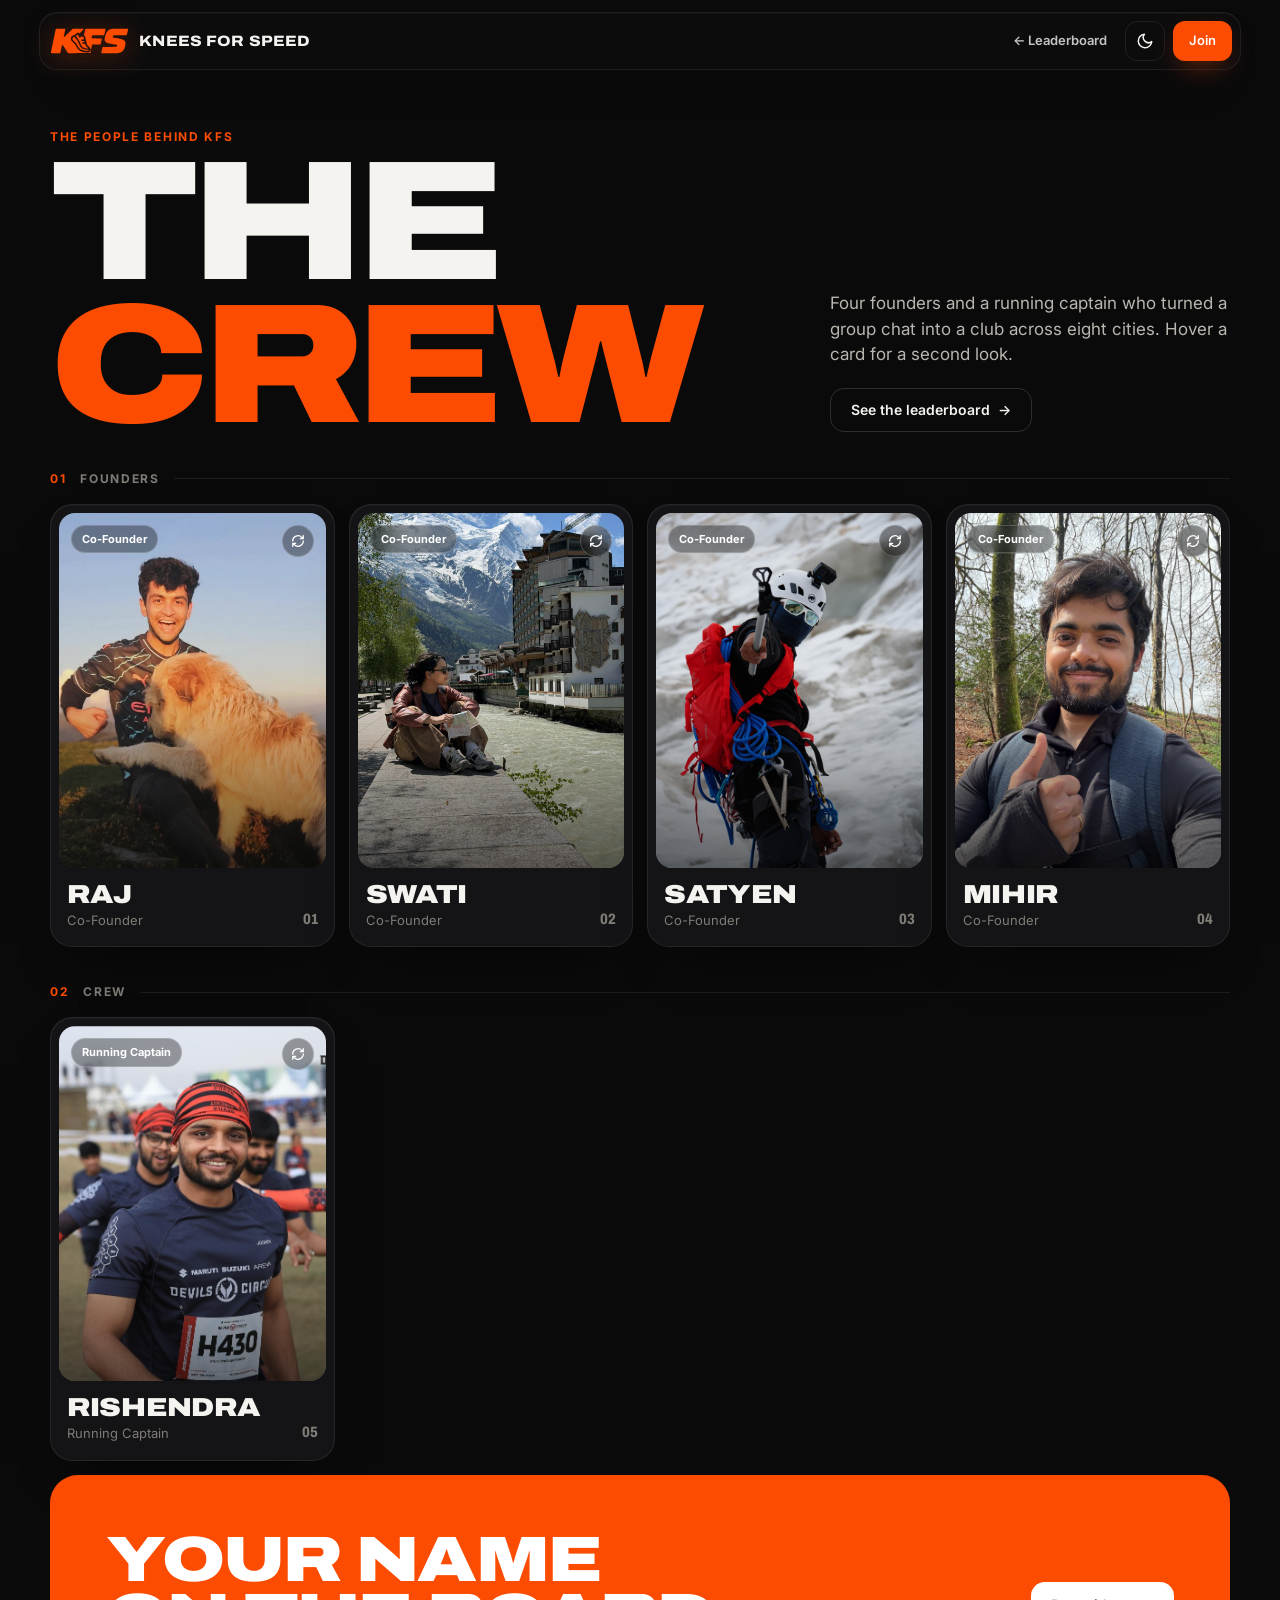
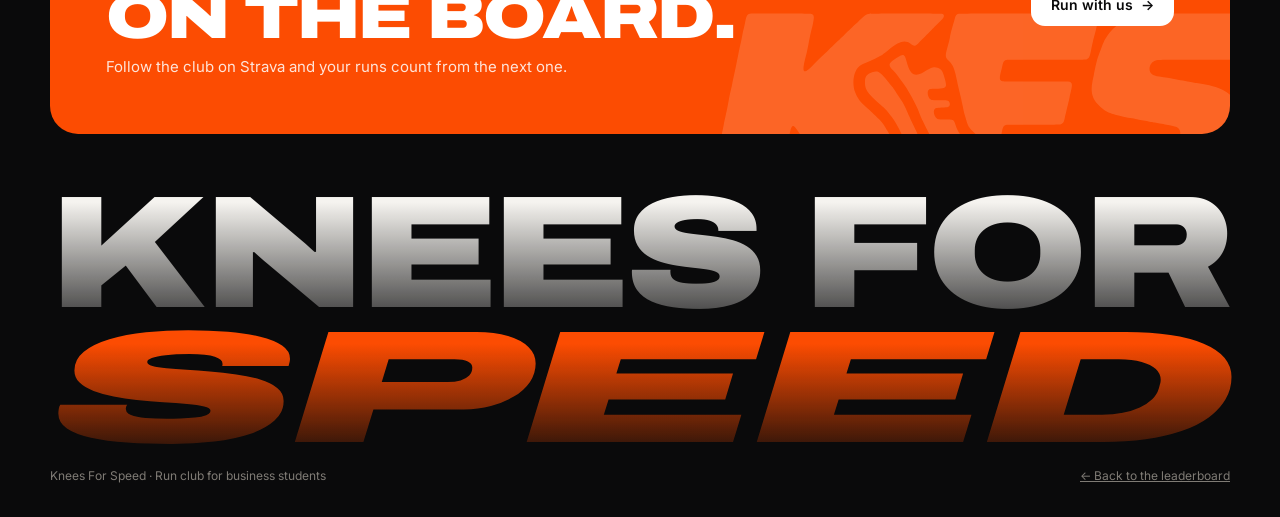
<file: team.html>
<!DOCTYPE html>
<html lang="en" data-theme="dark">
<head>
<meta charset="UTF-8">
<meta name="viewport" content="width=device-width, initial-scale=1.0, viewport-fit=cover">
<title>The Team – Knees For Speed</title>
<meta name="description" content="Meet the people behind KFS, the run club for business students.">
<meta name="theme-color" content="#0A0A0B">
<meta name="robots" content="noindex, nofollow"> <!-- preview build: keep it out of search so it never competes with kneesforspeed.com -->
<link rel="icon" type="image/svg+xml" href="assets/brand/kfs-icon.svg">
<link rel="icon" type="image/png" sizes="32x32" href="assets/brand/kfs-icon-32.png">
<link rel="apple-touch-icon" href="assets/brand/kfs-icon-180.png">
<script>try{var t=localStorage.getItem('kfs2-theme');if(t)document.documentElement.dataset.theme=t}catch(e){}</script>
<script>
  if (location.hostname.endsWith('kneesforspeed.com')) {
    var s = document.createElement('script'); s.async = true; s.src = 'https://www.googletagmanager.com/gtag/js?id=G-J4LDVH8261'; document.head.appendChild(s);
    window.dataLayer = window.dataLayer || [];
    function gtag(){dataLayer.push(arguments);}
    gtag('js', new Date()); gtag('config', 'G-J4LDVH8261');
  }
</script>
<meta property="og:title" content="The Team – Knees For Speed">
<meta property="og:description" content="Meet the people behind KFS — the run club for business students.">
<meta property="og:image" content="https://github.com/user-attachments/assets/1ad6ab01-41c3-4ac3-8b93-d60dc85ade84">
<meta property="og:url" content="https://kneesforspeed.com/team">
<meta property="og:type" content="website">
<link rel="preconnect" href="https://fonts.googleapis.com">
<link rel="preconnect" href="https://fonts.gstatic.com" crossorigin>
<link href="https://fonts.googleapis.com/css2?family=Archivo:ital,wdth,wght@0,62..125,400..900;1,62..125,400..900&family=Inter:wght@400;500;600;700&display=swap" rel="stylesheet">
<link rel="stylesheet" href="assets/kfs2.css?v=20261011b">
</head>
<body>
<div class="progress" aria-hidden="true"></div>
<div class="top-blur" aria-hidden="true"><i></i><i></i><i></i></div>

<header class="nav solid">
  <a class="brand" href="index.html" aria-label="Back to the leaderboard">
    <img class="brand-logo" src="assets/brand/kfs-logo.svg" alt="KFS" width="80" height="26"><span class="brand-word">Knees For Speed</span>
  </a>
  <div class="nav-actions">
    <a class="nav-team" href="index.html">← Leaderboard</a>
    <button class="icon-btn" data-theme-toggle aria-label="Switch light / dark mode" title="Morning run mode">
      <svg class="theme-moon" viewBox="0 0 24 24" fill="none" stroke="currentColor" stroke-width="2" stroke-linecap="round" stroke-linejoin="round"><path d="M21 12.8A9 9 0 1 1 11.2 3a7 7 0 0 0 9.8 9.8z"/></svg>
      <svg class="theme-sun" viewBox="0 0 24 24" fill="none" stroke="currentColor" stroke-width="2" stroke-linecap="round"><circle cx="12" cy="12" r="4"/><path d="M12 2v2M12 20v2M4.9 4.9l1.4 1.4M17.7 17.7l1.4 1.4M2 12h2M20 12h2M4.9 19.1l1.4-1.4M17.7 6.3l1.4-1.4"/></svg>
    </button>
    <button class="btn btn-primary btn-sm magnetic" data-open="join">Join</button>
  </div>
</header>

<section class="team-hero">
  <div class="eyebrow fade-up" style="--d:.05s">The people behind KFS</div>
  <h1 class="team-title" data-split data-fit-title="170" aria-label="The Crew">
    <span class="line" aria-hidden="true">The</span>
    <span class="line" aria-hidden="true"><span class="accent">Crew</span></span>
  </h1>
  <div class="team-intro">
    <p class="fade-up" style="--d:.5s">Four founders and a running captain who turned a group chat into a club across eight cities. <span class="only-hover">Hover a card</span><span class="only-touch">Tap a card</span> for a second look.</p>
    <a class="btn btn-ghost fade-up" style="--d:.6s" href="index.html">See the leaderboard <span class="arrow">→</span></a>
  </div>
</section>

<main class="team-wrap">
  <div class="team-label"><b>01</b> Founders</div>
  <div class="team-grid">
    <article class="card member tilt spot reveal" tabindex="0" aria-label="Raj, Co-Founder">
      <div class="member-photos">
        <img class="photo-main" src="images/team/Raj%201.jpg" alt="Raj" loading="lazy">
        <img class="alt" src="images/team/Raj%202.jpg" alt="" loading="lazy">
        <span class="member-tag">Co-Founder</span>
        <span class="member-swap" aria-hidden="true"><svg viewBox="0 0 24 24" fill="none" stroke="currentColor" stroke-width="2.2" stroke-linecap="round" stroke-linejoin="round"><path d="M3 12a9 9 0 0 1 15.5-6.3L21 8M21 3v5h-5M21 12a9 9 0 0 1-15.5 6.3L3 16M3 21v-5h5"/></svg></span>
      </div>
      <div class="member-info"><div><div class="member-name">Raj</div><div class="member-role">Co-Founder</div></div><span class="member-idx">01</span></div>
    </article>
    <article class="card member tilt spot reveal" style="--d:.06s" tabindex="0" aria-label="Swati, Co-Founder">
      <div class="member-photos">
        <img class="photo-main" src="images/team/swati1.jpeg" alt="Swati" loading="lazy">
        <img class="alt" src="images/team/swati2.jpeg" alt="" loading="lazy">
        <span class="member-tag">Co-Founder</span>
        <span class="member-swap" aria-hidden="true"><svg viewBox="0 0 24 24" fill="none" stroke="currentColor" stroke-width="2.2" stroke-linecap="round" stroke-linejoin="round"><path d="M3 12a9 9 0 0 1 15.5-6.3L21 8M21 3v5h-5M21 12a9 9 0 0 1-15.5 6.3L3 16M3 21v-5h5"/></svg></span>
      </div>
      <div class="member-info"><div><div class="member-name">Swati</div><div class="member-role">Co-Founder</div></div><span class="member-idx">02</span></div>
    </article>
    <article class="card member tilt spot reveal" style="--d:.12s" tabindex="0" aria-label="Satyen, Co-Founder">
      <div class="member-photos">
        <img class="photo-main" src="images/team/sakha1.jpg" alt="Satyen" loading="lazy">
        <img class="alt" src="images/team/sakha2-v3.jpeg" alt="" loading="lazy">
        <span class="member-tag">Co-Founder</span>
        <span class="member-swap" aria-hidden="true"><svg viewBox="0 0 24 24" fill="none" stroke="currentColor" stroke-width="2.2" stroke-linecap="round" stroke-linejoin="round"><path d="M3 12a9 9 0 0 1 15.5-6.3L21 8M21 3v5h-5M21 12a9 9 0 0 1-15.5 6.3L3 16M3 21v-5h5"/></svg></span>
      </div>
      <div class="member-info"><div><div class="member-name">Satyen</div><div class="member-role">Co-Founder</div></div><span class="member-idx">03</span></div>
    </article>
    <article class="card member tilt spot reveal" style="--d:.18s" tabindex="0" aria-label="Mihir, Co-Founder">
      <div class="member-photos">
        <img class="photo-main" src="images/team/mihir1.jpeg" alt="Mihir" loading="lazy">
        <img class="alt" src="images/team/mihir2.jpeg" alt="" loading="lazy">
        <span class="member-tag">Co-Founder</span>
        <span class="member-swap" aria-hidden="true"><svg viewBox="0 0 24 24" fill="none" stroke="currentColor" stroke-width="2.2" stroke-linecap="round" stroke-linejoin="round"><path d="M3 12a9 9 0 0 1 15.5-6.3L21 8M21 3v5h-5M21 12a9 9 0 0 1-15.5 6.3L3 16M3 21v-5h5"/></svg></span>
      </div>
      <div class="member-info"><div><div class="member-name">Mihir</div><div class="member-role">Co-Founder</div></div><span class="member-idx">04</span></div>
    </article>
  </div>

  <div class="team-label"><b>02</b> Crew</div>
  <div class="team-grid crew-grid">
    <article class="card member tilt spot reveal" tabindex="0" aria-label="Rishendra, Running Captain">
      <div class="member-photos">
        <img class="photo-main" src="images/team/rish2.jpg" alt="Rishendra" loading="lazy">
        <img class="alt" src="images/team/Rish1.jpeg" alt="" loading="lazy">
        <span class="member-tag">Running Captain</span>
        <span class="member-swap" aria-hidden="true"><svg viewBox="0 0 24 24" fill="none" stroke="currentColor" stroke-width="2.2" stroke-linecap="round" stroke-linejoin="round"><path d="M3 12a9 9 0 0 1 15.5-6.3L21 8M21 3v5h-5M21 12a9 9 0 0 1-15.5 6.3L3 16M3 21v-5h5"/></svg></span>
      </div>
      <div class="member-info"><div><div class="member-name">Rishendra</div><div class="member-role">Running Captain</div></div><span class="member-idx">05</span></div>
    </article>
    <!-- the join card fills the rest of the Crew row, so there's no empty space beside the last member -->
    <div class="join-band reveal">
      <div><h2>Your name<br>on the board.</h2><p>Follow the club on Strava and your runs count from the next one.</p></div>
      <button class="btn magnetic" data-open="join">Run with us <span class="arrow">→</span></button>
    </div>
  </div>

</main>

<footer class="footer">
  <div class="footer-inner">
    <div class="footer-word" aria-hidden="true"><span class="fw-line" data-fit>Knees For</span><span class="fw-line" data-fit="stretch">Speed</span></div>
    <div class="footer-meta"><span>Knees For Speed · Run club for business students</span><a href="index.html">← Back to the leaderboard</a></div>
  </div>
</footer>

<div class="sheet-overlay" id="join" role="dialog" aria-modal="true" aria-labelledby="join-title">
  <div class="sheet" tabindex="-1">
    <div class="sheet-grab" aria-hidden="true"></div>
    <button class="icon-btn sheet-close" data-close aria-label="Close"><svg viewBox="0 0 24 24" fill="none" stroke="currentColor" stroke-width="2" stroke-linecap="round"><path d="M18 6 6 18M6 6l12 12"/></svg></button>
    <div class="sheet-title" id="join-title">Join KFS</div>
    <div class="sheet-sub">Business school run club · 8 cities · growing weekly</div>
    <a class="join-opt" href="https://strava.app.link/9Sa62cOuVYb" target="_blank" rel="noopener" style="--c:#FC4C02">
      <span class="join-ico"><svg viewBox="0 0 24 24" fill="#FC4C02"><path d="M15.387 17.944l-2.089-4.116h-3.065L15.387 24l5.15-10.172h-3.066m-7.008-5.599l2.836 5.598h4.172L10.463 0l-7 13.828h4.169"/></svg></span>
      <span class="join-txt"><b>Join the leaderboard</b><span>Follow KFS on Strava. Your runs get tracked automatically.</span></span>
      <span class="join-arrow">→</span>
    </a>
    <a class="join-opt" href="https://chat.whatsapp.com/DvPdRcacuMw9NPap6H95aM?mode=hqrt3" target="_blank" rel="noopener" style="--c:#25D366">
      <span class="join-ico"><svg viewBox="0 0 24 24" fill="#25D366"><path d="M12.05 0C5.495 0 .16 5.335.157 11.892c0 2.096.547 4.142 1.588 5.945L.057 24l6.305-1.654a11.882 11.882 0 005.683 1.448h.005c6.554 0 11.89-5.335 11.893-11.893A11.821 11.821 0 0012.05 0zm5.422 14.382c-.297-.149-1.758-.867-2.03-.967-.273-.099-.471-.148-.67.15-.197.297-.767.966-.94 1.164-.173.199-.347.223-.644.075-.297-.15-1.255-.463-2.39-1.475-.883-.788-1.48-1.761-1.653-2.059-.173-.297-.018-.458.13-.606.134-.133.298-.347.446-.52.149-.174.198-.298.298-.497.099-.198.05-.371-.025-.52-.075-.149-.669-1.612-.916-2.207-.242-.579-.487-.5-.669-.51l-.57-.01c-.198 0-.52.074-.792.372-.272.297-1.04 1.016-1.04 2.479 0 1.462 1.065 2.875 1.213 3.074.149.198 2.096 3.2 5.077 4.487.709.306 1.262.489 1.694.625.712.227 1.36.195 1.871.118.571-.085 1.758-.719 2.006-1.413.248-.694.248-1.289.173-1.413-.074-.124-.272-.198-.57-.347z"/></svg></span>
      <span class="join-txt"><b>Weekly updates</b><span>WhatsApp community for leaderboard drops and run chat.</span></span>
      <span class="join-arrow">→</span>
    </a>
    <a class="join-opt" href="https://www.instagram.com/knees_for_speed_" target="_blank" rel="noopener" style="--c:#E1306C">
      <span class="join-ico"><svg viewBox="0 0 24 24" fill="none" stroke="#E1306C" stroke-width="2"><rect x="3" y="3" width="18" height="18" rx="5"/><circle cx="12" cy="12" r="4"/><circle cx="17.5" cy="6.5" r="1" fill="#E1306C"/></svg></span>
      <span class="join-txt"><b>Run stories &amp; content</b><span>Run posts, race recaps and club life on Instagram.</span></span>
      <span class="join-arrow">→</span>
    </a>
  </div>
</div>

<script src="assets/core.js?v=20261011b"></script>
</body>
</html>
</file>
<file: assets/kfs2.css>
/* ───────────────────────────────────────────────────────────────
   KFS 2.0 — design system
   Dark by default, "Morning run" light theme via [data-theme=light]
   ─────────────────────────────────────────────────────────────── */
:root {
  --bg: #0A0A0B;
  --bg-2: #0F0F11;
  --band: #121215;
  --spark: #4A4A54;
  --surface: #141417;
  --surface-2: #1A1A1E;
  --surface-3: #25252B;
  --line: rgba(255,255,255,.08);
  --line-2: rgba(255,255,255,.15);
  --text: #F5F3EF;
  --text-2: #BAB6AF;
  --muted: #7F7B75;
  --accent: #FC4C02;
  --accent-2: #FF8A3D;
  --accent-soft: rgba(252,76,2,.14);
  --gold: #F4C14F;
  --silver: #C8CDD6;
  --bronze: #D58B5B;
  --up: #3DDC84;
  --down: #FF5F57;
  --glass: rgba(14,14,16,.66);
  /* hero: its own colour set so the nav and copy over it follow the theme */
  --hero-bg: #0A0A0B;
  --hero-ink: #FFFFFF;
  --hero-ink-2: rgba(255,255,255,.78);
  --hero-muted: rgba(255,255,255,.6);
  --hero-glass: rgba(255,255,255,.08);
  --hero-line: rgba(255,255,255,.16);
  --hero-card-shadow: none;
  --print-bg: #F5F3EF;
  --print-ink: #6B665F;
  --print-shadow: 0 50px 90px -40px rgba(0,0,0,.9), 0 0 0 1px rgba(255,255,255,.08);
  --shadow: 0 1px 0 rgba(255,255,255,.04) inset, 0 24px 48px -28px rgba(0,0,0,.8);
  --radius: 22px;
  --radius-sm: 14px;
  --ease: cubic-bezier(.22,1,.36,1);
  --font-display: 'Archivo', system-ui, sans-serif;
  --font-body: 'Inter', system-ui, -apple-system, sans-serif;
  --wrap: 1180px;
  --gutter: clamp(16px, 4vw, 40px);
  /* --sec: the one gap between page sections (hero, ticker, week, leaderboard, footer).
     --tilt: allowance for the ticker's slant (it's rotated 1.4deg, so its ends sit ~1.3vw above/below its middle) */
  --sec: clamp(48px, 6vh, 72px);
  --tilt: 1.3vw;
  color-scheme: dark;
}
:root[data-theme="light"] {
  --bg: #F4F1EC;
  --bg-2: #EDE9E2;
  --band: #E9E3D9;
  --spark: #CBC1B2;
  --surface: #FFFFFF;
  --surface-2: #F8F5F0;
  --surface-3: #ECE7DF;
  --line: rgba(24,18,10,.08);
  --line-2: rgba(24,18,10,.16);
  --text: #161412;
  --text-2: #4A4640;
  --muted: #86817A;
  --accent-soft: rgba(252,76,2,.10);
  --gold: #D49C12;
  --silver: #8A93A1;
  --bronze: #B66A38;
  --up: #12A150;
  --down: #E5484D;
  --glass: rgba(250,248,244,.72);
  --hero-bg: #F4F1EC;
  --hero-ink: #161412;
  --hero-ink-2: #4A4640;
  --hero-muted: #75706A;
  --hero-glass: rgba(255,255,255,.72);
  --hero-line: rgba(24,18,10,.12);
  --hero-card-shadow: 0 14px 30px -20px rgba(70,35,10,.35);
  --print-bg: #1A1816;   /* an ink print on paper: the inverse of the dark theme's light print */
  --print-ink: #A59F96;
  --print-shadow: 0 40px 70px -34px rgba(90,40,10,.45), 0 2px 6px rgba(24,18,10,.12);
  --shadow: 0 1px 2px rgba(24,18,10,.04), 0 24px 48px -30px rgba(24,18,10,.25);
  color-scheme: light;
}

*, *::before, *::after { box-sizing: border-box; }
* { margin: 0; padding: 0; }
html { -webkit-text-size-adjust: 100%; scroll-padding-top: 90px; overflow-x: clip; }
html.locked { overflow: hidden; }
body {
  background: var(--bg);
  color: var(--text);
  font-family: var(--font-body);
  font-size: 15px;
  line-height: 1.5;
  -webkit-font-smoothing: antialiased;
  overflow-x: clip;
  transition: background-color .4s var(--ease), color .4s var(--ease);
}
img { display: block; max-width: 100%; }
a { color: inherit; }
button { font: inherit; color: inherit; background: none; border: 0; cursor: pointer; -webkit-tap-highlight-color: transparent; }
input { font: inherit; color: inherit; }
:focus-visible { outline: 2px solid var(--accent); outline-offset: 3px; border-radius: 8px; }
[hidden] { display: none !important; }
.num { font-family: var(--font-display); font-stretch: 80%; font-weight: 800; font-variant-numeric: tabular-nums; letter-spacing: -.01em; }
.sr { position: absolute; width: 1px; height: 1px; overflow: hidden; clip: rect(0 0 0 0); white-space: nowrap; }

/* theme switch = circular reveal */
::view-transition-old(root), ::view-transition-new(root) { animation: none; mix-blend-mode: normal; }
/* theme switch: the new theme shows through a soft-edged circle grown from the button (core.js animates size and position) */
html.theme-bleed::view-transition-new(root) {
  -webkit-mask: radial-gradient(closest-side, #000 72%, transparent) 0 0 / 0 0 no-repeat;
  mask: radial-gradient(closest-side, #000 72%, transparent) 0 0 / 0 0 no-repeat;
}
.theme-flood { position: fixed; z-index: 1000; pointer-events: none; border-radius: 50%; will-change: transform; }
html.theme-switching .theme-sun, html.theme-switching .theme-moon { animation: themeIcon .7s var(--ease); }
@keyframes themeIcon { from { transform: rotate(-140deg) scale(.3); opacity: 0; } }

/* ── scroll progress ───────────────────────────────────────── */
.progress {
  position: fixed; top: 0; left: 0; height: 2px; width: 100%;
  background: linear-gradient(90deg, var(--accent), var(--accent-2));
  transform-origin: 0 50%; transform: scaleX(0);
  z-index: 100; pointer-events: none;
}

/* ── progressive blur behind the floating nav (desktop) ─────────
   Stacked layers blur harder toward the top edge; masks fade each out.
   Note: no opacity on this container — that would cut the backdrop. */
.top-blur { position: fixed; top: 0; left: 0; right: 0; height: 104px; z-index: 55; pointer-events: none; visibility: hidden; }
.top-blur.on { visibility: visible; }
.top-blur i { position: absolute; inset: 0; -webkit-backdrop-filter: blur(var(--b)); backdrop-filter: blur(var(--b)); -webkit-mask-image: linear-gradient(to bottom, #000 var(--m1), transparent var(--m2)); mask-image: linear-gradient(to bottom, #000 var(--m1), transparent var(--m2)); }
.top-blur i:nth-child(1) { --b: 2px; --m1: 45%; --m2: 100%; }
.top-blur i:nth-child(2) { --b: 6px; --m1: 30%; --m2: 80%; }
.top-blur i:nth-child(3) { --b: 14px; --m1: 15%; --m2: 60%; }
.top-blur::after { content: ""; position: absolute; inset: 0; background: linear-gradient(to bottom, color-mix(in srgb, var(--bg) 75%, transparent) 0%, color-mix(in srgb, var(--bg) 30%, transparent) 55%, transparent 100%); }

/* ── top nav ───────────────────────────────────────────────── */
.nav {
  position: fixed; top: 12px; left: 50%;
  translate: -50% 0;
  width: calc(min(var(--wrap), 100% - 2 * var(--gutter)) + 22px);   /* the logo inside lines up with the content column */
  height: 58px;
  display: flex; align-items: center; gap: 14px;
  padding: 0 8px 0 10px;
  border-radius: 18px;
  background: transparent;
  border: 1px solid transparent;
  z-index: 60;
  transition: background .35s var(--ease), border-color .35s var(--ease), box-shadow .35s var(--ease);
}
.nav.scrolled, .nav.solid {
  background: var(--glass);
  -webkit-backdrop-filter: blur(18px) saturate(1.5);
  backdrop-filter: blur(18px) saturate(1.5);
  border-color: var(--line);
  box-shadow: var(--shadow);
}
.nav:not(.scrolled):not(.solid) { color: var(--hero-ink); }
.brand { display: flex; align-items: center; gap: 10px; text-decoration: none; flex-shrink: 0; }
.brand-logo {
  display: block; height: 26px; width: auto;
  filter: drop-shadow(0 4px 14px rgba(252,76,2,.35));
  transition: transform .5s var(--ease);
}
.brand:hover .brand-logo { transform: translateX(3px) skewX(-6deg); } /* a little lean forward, like a sprint start */
.brand-word { font-family: var(--font-display); font-weight: 800; font-stretch: 112%; font-size: 15px; text-transform: uppercase; letter-spacing: .01em; white-space: nowrap; }
.brand-ver { font-size: 10px; font-weight: 700; padding: 2px 6px; border-radius: 6px; background: var(--accent-soft); color: var(--accent); letter-spacing: .04em; }
.nav:not(.scrolled):not(.solid) .brand-ver { background: color-mix(in srgb, var(--hero-ink) 12%, transparent); color: var(--hero-ink); }

.tabs {
  position: relative; display: flex; gap: 2px; margin: 0 auto;
  padding: 4px; border-radius: 13px;
  background: color-mix(in srgb, var(--surface-2) 80%, transparent);
  border: 1px solid var(--line);
}
.nav:not(.scrolled):not(.solid) .tabs { background: color-mix(in srgb, var(--hero-ink) 7%, transparent); border-color: color-mix(in srgb, var(--hero-ink) 12%, transparent); }
.tab {
  position: relative; z-index: 1;
  padding: 7px 14px; border-radius: 9px;
  font-size: 13px; font-weight: 600; white-space: nowrap;
  color: inherit; opacity: .72;
  transition: opacity .2s, color .3s var(--ease);
}
.tab:hover { opacity: 1; }
.tab[aria-selected="true"] { opacity: 1; color: var(--bg); }
.nav:not(.scrolled):not(.solid) .tab[aria-selected="true"] { color: var(--hero-bg); }
.tabs-ind {
  position: absolute; top: 4px; bottom: 4px; left: 0; width: 0;
  border-radius: 9px; background: var(--text);
  transition: transform .45s var(--ease), width .45s var(--ease);
}
.nav:not(.scrolled):not(.solid) .tabs-ind { background: var(--hero-ink); }
.nav-actions { display: flex; align-items: center; gap: 8px; margin-left: auto; }
.tabs + .nav-actions { margin-left: 0; }
.icon-btn {
  display: grid; place-items: center;
  width: 40px; height: 40px; border-radius: 12px;
  border: 1px solid var(--line);
  transition: background .2s, transform .2s var(--ease);
}
.nav:not(.scrolled):not(.solid) .icon-btn { border-color: color-mix(in srgb, var(--hero-ink) 18%, transparent); }
.nav:not(.scrolled):not(.solid) .icon-btn:hover { background: color-mix(in srgb, var(--hero-ink) 10%, transparent); }
.icon-btn:hover { background: var(--surface-2); }
.icon-btn:active { transform: scale(.92); }
.icon-btn svg { width: 18px; height: 18px; }
.theme-sun { display: none; }
:root[data-theme="light"] .theme-sun { display: block; }
:root[data-theme="light"] .theme-moon { display: none; }

.btn {
  display: inline-flex; align-items: center; justify-content: center; gap: 8px;
  height: 44px; padding: 0 20px; border-radius: 14px;
  font-weight: 600; font-size: 14px; text-decoration: none; white-space: nowrap;
  transition: transform .35s var(--ease), background .2s, box-shadow .3s, border-color .2s;
}
.btn-sm { height: 40px; padding: 0 16px; border-radius: 12px; font-size: 13px; }
.btn-primary { background: var(--accent); color: #fff; box-shadow: 0 10px 30px -12px rgba(252,76,2,.8); }
.btn-primary:hover { background: #ff5a14; box-shadow: 0 14px 34px -10px rgba(252,76,2,.9); }
.btn-ghost { border: 1px solid var(--line-2); }
.btn-ghost:hover { background: var(--surface-2); }
.btn-glass { background: rgba(255,255,255,.12); color: #fff; border: 1px solid rgba(255,255,255,.2); -webkit-backdrop-filter: blur(10px); backdrop-filter: blur(10px); }
.btn-glass:hover { background: rgba(255,255,255,.2); }
.btn:active { transform: scale(.96); }
.btn .arrow { transition: transform .35s var(--ease); }
.btn:hover .arrow { transform: translateX(3px); }
.nav-team { opacity: .8; font-size: 13px; font-weight: 600; text-decoration: none; padding: 8px 10px; border-radius: 10px; }
.nav-team:hover { opacity: 1; background: var(--surface-2); }
.nav:not(.scrolled):not(.solid) .nav-team:hover { background: color-mix(in srgb, var(--hero-ink) 10%, transparent); }

/* ── hero ──────────────────────────────────────────────────── */
.hero {
  position: relative; isolation: isolate; overflow: hidden;
  min-height: calc(100vh - 46px); min-height: calc(100svh - 46px);   /* the ticker shows on the first screen */
  display: flex; flex-direction: column; justify-content: center;
  padding: 120px var(--gutter) clamp(28px, 6vh, 56px);
  color: var(--hero-ink); background: var(--hero-bg);
}
.hero::before {
  content: ""; position: absolute; inset: 0; z-index: -1;
  background: radial-gradient(55% 65% at 78% 45%, rgba(252,76,2,.22), transparent 65%), radial-gradient(70% 60% at 0% 100%, rgba(252,76,2,.14), transparent 60%);
}
.hero-inner { width: 100%; max-width: var(--wrap); margin: 0 auto; will-change: transform, opacity; }
.live-chip {
  display: inline-flex; align-items: center; gap: 8px;
  padding: 7px 14px 7px 10px; border-radius: 99px;
  background: var(--hero-glass); border: 1px solid var(--hero-line);
  -webkit-backdrop-filter: blur(10px); backdrop-filter: blur(10px);
  font-size: 12px; font-weight: 600; letter-spacing: .02em;
}
.pulse { position: relative; width: 8px; height: 8px; border-radius: 50%; background: var(--accent); flex-shrink: 0; }
.pulse::after { content: ""; position: absolute; inset: -4px; border-radius: 50%; border: 2px solid var(--accent); animation: pulse 1.8s var(--ease) infinite; }
@keyframes pulse { from { transform: scale(.6); opacity: 1; } to { transform: scale(1.8); opacity: 0; } }
.hero-title {
  font-family: var(--font-display); font-weight: 900; font-stretch: 125%;
  font-size: clamp(54px, 12.5vw, 196px);
  line-height: .84; letter-spacing: -.035em; text-transform: uppercase;
}
.hero-title .line { display: block; overflow: hidden; padding-bottom: .04em; white-space: nowrap; }
.hero-title .ch { display: inline-block; transform: translateY(105%); animation: rise 1s var(--ease) forwards; animation-delay: calc(var(--i) * 35ms + 150ms); }
.hero-title .accent { color: var(--accent); }
@keyframes rise { to { transform: none; } }

.hero-sub { max-width: 460px; font-size: clamp(15px, 1.4vw, 18px); color: var(--hero-ink-2); }
.hero-ctas { display: flex; gap: 10px; flex-wrap: wrap; }
.fade-up { opacity: 0; transform: translateY(16px); animation: fadeUp .9s var(--ease) forwards; animation-delay: var(--d, .6s); }
@keyframes fadeUp { to { opacity: 1; transform: none; } }


/* ── marquee ───────────────────────────────────────────────── */
.marquee {
  position: relative; z-index: 2; overflow: hidden;
  background: var(--accent); color: #fff;
  padding: 14px 0; margin: 0 -2%; width: 104%;
  transform: rotate(-1.4deg);
  box-shadow: 0 20px 40px -20px rgba(252,76,2,.6);
}
.marquee-track { display: flex; width: max-content; animation: marquee 48s linear infinite; }
.marquee:hover .marquee-track { animation-play-state: paused; }
.marquee-item {
  display: flex; align-items: center; gap: 22px; padding-right: 22px;
  font-family: var(--font-display); font-weight: 800; font-stretch: 112%;
  font-size: clamp(16px, 2vw, 22px); text-transform: uppercase; letter-spacing: .01em; white-space: nowrap;
}
.marquee-item::after { content: "✦"; font-size: .8em; opacity: .75; }
@keyframes marquee { to { transform: translateX(-50%); } }

/* ── layout ────────────────────────────────────────────────── */
.main { max-width: calc(var(--wrap) + 2 * var(--gutter)); margin: 0 auto; padding: calc(var(--sec) + var(--tilt)) var(--gutter) 0; min-height: 80vh; }
.view { display: none; }
.view.active { display: block; animation: viewIn .6s var(--ease); }
@keyframes viewIn { from { opacity: 0; transform: translateY(14px); } }
.view-head { display: flex; align-items: flex-end; justify-content: space-between; gap: 20px; margin-bottom: 20px; flex-wrap: wrap; }
.h2.h2-date { font-size: clamp(28px, 3.2vw, 44px); } /* week date titles: compact so stats + podium fit one screen */
.eyebrow {
  display: inline-flex; align-items: center; gap: 8px;
  font-size: 12px; font-weight: 700; letter-spacing: .14em; text-transform: uppercase; color: var(--accent);
  margin-bottom: 6px;
}
.h2 {
  font-family: var(--font-display); font-weight: 900; font-stretch: 118%;
  font-size: clamp(34px, 6vw, 72px); line-height: .92; letter-spacing: -.03em; text-transform: uppercase;
}
.h3 {
  font-family: var(--font-display); font-weight: 800; font-stretch: 112%;
  font-size: clamp(20px, 2.4vw, 28px); letter-spacing: -.01em; text-transform: uppercase;
  margin: 56px 0 16px;
}
.lede { color: var(--text-2); max-width: 520px; margin-top: 12px; }
.head-meta { color: var(--muted); font-size: 13px; text-align: right; }
.head-meta strong { color: var(--text); font-weight: 600; }
.section-gap { height: 18px; }

/* headings break into even lines; body copy avoids one-word last lines */
.h2, .sec-title, .earth-title, .footer-cta, .flex-title, .sheet-title, .team-title, .club-week { text-wrap: balance; }
.lede, .hero-sub, .flex-sub, .sheet-sub, .team-intro p, .empty-state p { text-wrap: pretty; }

/* ── section rhythm: headers, bands, spacing ──────────────── */
.sec-head { display: flex; align-items: center; gap: 14px; margin-bottom: 18px; }
.sec-head.spaced, .band + .sec-head.spaced { margin-top: var(--sec); }
.sec-title {
  display: inline-flex; align-items: center; gap: 10px;
  font-family: var(--font-display); font-weight: 800; font-stretch: 112%;
  font-size: clamp(18px, 2vw, 24px); letter-spacing: -.01em; text-transform: uppercase; white-space: nowrap;
}
.sec-title::before { content: ""; width: 10px; height: 10px; border-radius: 2px; background: var(--accent); transform: skewX(-12deg); }
.sec-rule { flex: 1; height: 1px; min-width: 24px; background: linear-gradient(90deg, var(--line-2), transparent); }
.sec-meta { color: var(--muted); font-size: 13px; white-space: nowrap; }
.band {
  position: relative; isolation: isolate;
  margin-top: var(--sec);
  padding-block: var(--sec);
}
.band::before {   /* full-bleed tint, wider than the content column */
  content: ""; position: absolute; z-index: -2; top: 0; bottom: 0; left: calc(50% - 50vw); right: calc(50% - 50vw);
  background: radial-gradient(70% 160px at 50% 0%, var(--accent-soft), transparent), var(--band);
  border-block: 1px solid var(--line);
}
.band::after {    /* oversized outlined word as a section watermark */
  content: attr(data-mark); position: absolute; z-index: -1; right: 0; top: clamp(10px, 2vw, 24px);
  font-family: var(--font-display); font-weight: 900; font-stretch: 118%; font-style: italic;
  font-size: clamp(64px, 12vw, 170px); line-height: .8; letter-spacing: -.03em; text-transform: uppercase;
  color: transparent; -webkit-text-stroke: 1px var(--line-2); pointer-events: none; user-select: none;
}
.band .sec-head { position: relative; }
.band .sec-meta { padding: 4px 12px; border-radius: 99px; background: var(--band); border: 1px solid var(--line); color: var(--text-2); }
.flat-sec { margin-top: 40px; }

/* reveal */
.reveal { opacity: 0; transform: translateY(24px); transition: opacity .8s var(--ease), transform .8s var(--ease); transition-delay: var(--d, 0s); }
.reveal.in { opacity: 1; transform: none; }

/* ── cards / spotlight ─────────────────────────────────────── */
.card {
  position: relative; overflow: hidden;
  background: var(--surface); border: 1px solid var(--line); border-radius: var(--radius);
  box-shadow: var(--shadow);
}
.spot::before {
  content: ""; position: absolute; inset: 0; pointer-events: none; z-index: 0;
  background: radial-gradient(420px circle at var(--mx, 50%) var(--my, 50%), rgba(252,76,2,.13), transparent 45%);
  opacity: 0; transition: opacity .4s;
}
.spot::after {
  content: ""; position: absolute; inset: 0; pointer-events: none; z-index: 0; border-radius: inherit; padding: 1px;
  background: radial-gradient(260px circle at var(--mx, 50%) var(--my, 50%), rgba(252,76,2,.55), transparent 50%);
  -webkit-mask: linear-gradient(#000 0 0) content-box, linear-gradient(#000 0 0);
  -webkit-mask-composite: xor; mask-composite: exclude;
  opacity: 0; transition: opacity .4s;
}
.spot:hover::before, .spot:hover::after { opacity: 1; }
.spot > * { position: relative; z-index: 1; }

/* ── bento stats ───────────────────────────────────────────── */
.bento { display: grid; grid-template-columns: repeat(4, minmax(0, 1fr)); gap: 12px; }
.tile { padding: 18px 20px; min-height: 120px; display: flex; flex-direction: column; justify-content: space-between; }
.tile.big { grid-column: span 2; grid-row: span 2; padding: 20px 24px; }
.tile-lbl { font-size: 12px; font-weight: 600; color: var(--muted); letter-spacing: .06em; text-transform: uppercase; display: flex; align-items: center; gap: 8px; }
.tile-val { font-size: clamp(36px, 4vw, 52px); line-height: 1; margin-top: 10px; }
.tile-val small { font-size: .42em; font-weight: 700; color: var(--muted); margin-left: 4px; font-stretch: 100%; }
.tile-sub { font-size: 12px; color: var(--muted); margin-top: 6px; }
.tile.big .tile-val { font-size: clamp(64px, 8vw, 112px); }
.tile.big.no-spark { justify-content: center; }
.big-row { display: flex; align-items: flex-end; justify-content: space-between; gap: 16px; }
.ring { width: 100px; height: 100px; flex-shrink: 0; }
.ring circle { fill: none; stroke-width: 9; }
.ring .track { stroke: var(--surface-3); }
.ring .fill { stroke-linecap: round; stroke-dasharray: 289; stroke-dashoffset: 289; transform: rotate(-90deg); transform-origin: 50% 50%; transition: stroke-dashoffset 1.6s var(--ease) .2s; }
.in .ring .fill, .ring.in .fill { stroke-dashoffset: var(--off, 289); }
.ring text { fill: var(--text); font-family: var(--font-display); font-weight: 800; font-stretch: 80%; font-size: 22px; }
.ring .ring-sub { fill: var(--muted); font-family: var(--font-body); font-weight: 600; font-size: 9px; letter-spacing: .08em; }
.spark-area { position: relative; margin-top: 44px; height: 46px; display: flex; align-items: flex-end; gap: 3px; cursor: crosshair; touch-action: pan-y; outline: none; border-radius: 6px; }
.spark-area:focus-visible { box-shadow: 0 0 0 2px var(--accent); }
.spark-area i { flex: 1; height: var(--h); min-height: 3px; border-radius: 3px; background: var(--spark); transform-origin: bottom; transform: scaleY(0); transition: transform .9s var(--ease), background .25s, opacity .25s; transition-delay: calc(var(--i) * 18ms), 0s, 0s; pointer-events: none; }
.spark-area i.cur { background: var(--accent); }
.in .spark-area i { transform: scaleY(var(--s, 1)); }
.spark-area.scrubbing i { transition: transform .32s var(--ease), background .2s, opacity .2s; transition-delay: 0s; opacity: .6; }
.spark-area.scrubbing i.near { opacity: .9; background: color-mix(in srgb, var(--accent) 45%, var(--spark)); }
.spark-area.scrubbing i.cur { opacity: .9; }
.spark-area.scrubbing i.hot { opacity: 1; background: linear-gradient(180deg, var(--accent-2), var(--accent)); box-shadow: 0 0 18px -2px rgba(252,76,2,.75); }
.spark-tip {
  position: absolute; z-index: 3; bottom: calc(100% + 32px); left: 0;
  padding: 6px 10px; border-radius: 10px; white-space: nowrap; pointer-events: none;
  background: var(--text); color: var(--bg); font: 500 12px var(--font-body);
  opacity: 0; transform: translate(-50%, 6px) scale(.94); transition: opacity .18s, transform .3s var(--ease), left .22s var(--ease), bottom .22s var(--ease);
}
.spark-tip b { font-weight: 700; }
.spark-tip.show { opacity: 1; transform: translate(-50%, 0); }
.spark-tip::after { content: ""; position: absolute; top: 100%; left: calc(50% + var(--caret, 0px)); margin-left: -5px; border: 5px solid transparent; border-top-color: var(--text); }

/* ── podium ────────────────────────────────────────────────── */
.podium { display: grid; grid-template-columns: 1fr 1.12fr 1fr; align-items: end; gap: 12px; margin-top: 10px; perspective: 1000px; }
.pod {
  position: relative; text-align: left; width: 100%;
  padding: 16px 18px; border-radius: var(--radius);
  background: var(--surface); border: 1px solid var(--line); box-shadow: var(--shadow);
  display: flex; flex-direction: column; gap: 4px; overflow: hidden;
  transform-style: preserve-3d;
  transition: transform .5s var(--ease), border-color .3s;
  --mc: var(--gold);
}
.pod-2 { --mc: var(--silver); min-height: 196px; }
.pod-1 { min-height: 208px; background: linear-gradient(180deg, color-mix(in srgb, var(--gold) 12%, var(--surface)) 0%, var(--surface) 60%); border-color: color-mix(in srgb, var(--gold) 35%, transparent); }
.pod-3 { --mc: var(--bronze); min-height: 180px; }
.pod:hover { border-color: color-mix(in srgb, var(--mc) 55%, transparent); }
.pod-rank {
  position: absolute; right: -6px; bottom: -28px; z-index: 0 !important;
  font-family: var(--font-display); font-weight: 900; font-stretch: 125%; font-size: 150px; line-height: 1;
  color: transparent; -webkit-text-stroke: 1.5px color-mix(in srgb, var(--mc) 40%, transparent);
  transform: translateZ(-20px); pointer-events: none;
}
.pod-medal { display: inline-flex; align-self: flex-start; align-items: center; gap: 6px; padding: 4px 10px; border-radius: 99px; font-size: 11px; font-weight: 700; letter-spacing: .08em; text-transform: uppercase; color: var(--mc); background: color-mix(in srgb, var(--mc) 14%, transparent); }
.pod .av { margin: auto 0 8px; transform: translateZ(30px); }
.pod .av-lg { width: 46px; height: 46px; font-size: 16px; }
.pod-name { font-family: var(--font-display); font-weight: 800; font-stretch: 112%; font-size: clamp(18px, 2.2vw, 26px); text-transform: uppercase; line-height: 1; transform: translateZ(24px); }
.pod-km { font-size: clamp(28px, 3vw, 40px); line-height: 1; margin-top: 6px; transform: translateZ(36px); }
.pod-km small { font-size: .45em; color: var(--muted); font-stretch: 100%; margin-left: 3px; }
.pod-meta { font-size: 12px; color: var(--muted); }
.pod-empty { opacity: .5; justify-content: center; align-items: center; text-align: center; }

/* avatar */
.av {
  --c: var(--accent);
  display: grid; place-items: center; flex-shrink: 0;
  width: 40px; height: 40px; border-radius: 50%;
  background: color-mix(in srgb, var(--c) 18%, var(--surface-2));
  color: var(--c); border: 1px solid color-mix(in srgb, var(--c) 35%, transparent);
  font-weight: 700; font-size: 13px; letter-spacing: .02em;
}
:root[data-theme="light"] .av { color: color-mix(in srgb, var(--c) 80%, #000); }
.av-lg { width: 64px; height: 64px; font-size: 20px; border-width: 2px; }

/* ── leaderboard ───────────────────────────────────────────── */
.board { margin-top: 12px; }
.board-tools { display: flex; align-items: center; gap: 10px; padding: 12px; border-bottom: 1px solid var(--line); flex-wrap: wrap; }
.search {
  flex: 1 1 200px; display: flex; align-items: center; gap: 8px;
  height: 40px; padding: 0 12px; border-radius: 12px;
  background: var(--surface-2); border: 1px solid var(--line);
  transition: border-color .2s, box-shadow .2s;
}
.search:focus-within { border-color: color-mix(in srgb, var(--accent) 60%, transparent); box-shadow: 0 0 0 4px var(--accent-soft); }
.search svg { width: 16px; height: 16px; color: var(--muted); flex-shrink: 0; }
.search input { flex: 1; min-width: 0; background: none; border: 0; outline: 0; font-size: 14px; }
.search input::placeholder { color: var(--muted); }
.search kbd { font: 600 11px var(--font-body); color: var(--muted); border: 1px solid var(--line-2); border-radius: 6px; padding: 1px 6px; }
.chips { display: flex; gap: 6px; overflow-x: auto; scrollbar-width: none; -webkit-overflow-scrolling: touch; }
.chips::-webkit-scrollbar { display: none; }
.chip {
  height: 36px; padding: 0 14px; border-radius: 10px; flex-shrink: 0;
  font-size: 13px; font-weight: 600; color: var(--text-2);
  border: 1px solid var(--line); background: var(--surface);
  transition: background .25s, color .25s, border-color .25s, transform .2s var(--ease);
}
.chip:hover { border-color: var(--line-2); color: var(--text); }
.chip:active { transform: scale(.95); }
.chip[aria-pressed="true"] { background: var(--text); color: var(--bg); border-color: var(--text); }
.board-head, .row-main {
  display: grid; align-items: center; gap: 14px;
  grid-template-columns: 34px 40px minmax(0, 1.4fr) minmax(70px, 1fr) 88px 72px 18px;
  grid-template-areas: "rank av who bar dist pace chev";
  padding: 12px 18px;
}
.board-head { padding-top: 10px; padding-bottom: 10px; font-size: 11px; font-weight: 600; letter-spacing: .08em; text-transform: uppercase; color: var(--muted); border-bottom: 1px solid var(--line); }
.board-head .h-dist, .board-head .h-pace { text-align: right; }
.board-head span:nth-child(1) { grid-area: rank; } .board-head .h-who { grid-area: who; } .board-head .h-bar { grid-area: bar; } .board-head .h-dist { grid-area: dist; } .board-head .h-pace { grid-area: pace; }
.row { position: relative; }
.row + .row { border-top: 1px solid var(--line); }
.row-main { width: 100%; text-align: left; transition: background .2s; }
.row-main:hover { background: var(--surface-2); }
.row.open .row-main { background: var(--surface-2); }
.rank { grid-area: rank; font-family: var(--font-display); font-weight: 800; font-stretch: 80%; font-size: 18px; color: var(--muted); font-variant-numeric: tabular-nums; }
.row.p1 .rank { color: var(--gold); } .row.p2 .rank { color: var(--silver); } .row.p3 .rank { color: var(--bronze); }
.row-main .av { grid-area: av; }
.who { grid-area: who; min-width: 0; }
.nm { display: flex; align-items: center; gap: 8px; font-weight: 600; font-size: 15px; }
.nm-txt { overflow: hidden; text-overflow: ellipsis; white-space: nowrap; }
.sub { display: block; font-size: 12px; color: var(--muted); white-space: nowrap; overflow: hidden; text-overflow: ellipsis; }
.sub b { font-weight: 500; transition: color .3s; }
[data-sort="runs"] .sub b[data-k="runs"], [data-sort="longest"] .sub b[data-k="longest"], [data-sort="weeks"] .sub b[data-k="weeks"] { color: var(--accent); font-weight: 600; }
[data-sort="pace"] .pace { color: var(--accent); }
.delta { font-size: 10px; font-weight: 700; padding: 2px 6px; border-radius: 6px; flex-shrink: 0; }
.delta.up { color: var(--up); background: color-mix(in srgb, var(--up) 14%, transparent); }
.delta.down { color: var(--down); background: color-mix(in srgb, var(--down) 14%, transparent); }
.delta.new { color: var(--accent); background: var(--accent-soft); }
.bar { grid-area: bar; height: 6px; border-radius: 99px; background: var(--surface-3); overflow: hidden; }
.bar i { display: block; height: 100%; width: 0; border-radius: inherit; background: linear-gradient(90deg, var(--accent), var(--accent-2)); transition: width 1.2s var(--ease); }
.row.in .bar i { width: var(--w); }
.dist { grid-area: dist; text-align: right; font-size: 22px; line-height: 1; }
.dist small, .pace small { font-size: 11px; font-weight: 600; color: var(--muted); margin-left: 2px; font-family: var(--font-body); font-stretch: 100%; }
.pace { grid-area: pace; text-align: right; font-size: 15px; font-weight: 600; font-variant-numeric: tabular-nums; color: var(--text-2); transition: color .3s; }
.chev { grid-area: chev; width: 18px; height: 18px; color: var(--muted); transition: transform .4s var(--ease); }
.row.open .chev { transform: rotate(180deg); color: var(--text); }
.row-detail { display: grid; grid-template-rows: 0fr; transition: grid-template-rows .5s var(--ease); background: var(--surface-2); }
.row.open .row-detail { grid-template-rows: 1fr; }
.row-detail-inner { overflow: hidden; }
.detail { padding: 6px 18px 20px calc(18px + 34px + 14px); display: grid; grid-template-columns: minmax(0, 1fr) minmax(0, 1.2fr); gap: 20px; }
.stat-chips { display: grid; grid-template-columns: repeat(3, minmax(0, 1fr)); gap: 8px; align-content: start; }
.stat-chip { padding: 10px 12px; border-radius: 12px; background: var(--surface); border: 1px solid var(--line); }
.stat-chip b { display: block; font-family: var(--font-display); font-weight: 800; font-stretch: 85%; font-size: 18px; line-height: 1.1; font-variant-numeric: tabular-nums; }
.stat-chip span { font-size: 11px; color: var(--muted); }
.mini { padding: 12px 14px 10px; border-radius: 12px; background: var(--surface); border: 1px solid var(--line); }
.mini-head { display: flex; justify-content: space-between; font-size: 11px; color: var(--muted); margin-bottom: 10px; }
.mini-head strong { color: var(--text); font-weight: 600; }
.mini-bars { height: 72px; display: flex; align-items: flex-end; gap: 3px; }
.mini-bars i {
  position: relative; flex: 1; height: var(--h); min-height: 2px; border-radius: 3px 3px 1px 1px;
  background: var(--surface-3); transform-origin: bottom; transform: scaleY(0);
  transition: transform .7s var(--ease), background .2s; transition-delay: calc(var(--i) * 14ms);
}
.mini-bars i.has { background: color-mix(in srgb, var(--accent) 45%, var(--surface-3)); }
.mini-bars i.cur { background: var(--accent); }
.mini-bars i:hover { background: var(--accent-2); }
.row.open .mini-bars i { transform: none; }
.mini-bars i:hover::after {
  content: attr(data-tip); position: absolute; bottom: calc(100% + 6px); left: 50%; translate: -50% 0;
  padding: 4px 8px; border-radius: 6px; background: var(--text); color: var(--bg);
  font: 600 11px var(--font-body); font-style: normal; white-space: nowrap; pointer-events: none; z-index: 5;
}
.mini-foot { display: flex; justify-content: space-between; font-size: 10px; color: var(--muted); margin-top: 6px; }
.board-updated { text-align: center; font-size: 11px; color: var(--muted); opacity: .8; margin: 10px 0 0; letter-spacing: .02em; }
.board-empty { padding: 40px 20px; text-align: center; color: var(--muted); }
.board-more {
  display: flex; width: 100%; align-items: center; justify-content: center; gap: 8px; padding: 16px;
  border: 0; border-top: 1px solid var(--line); background: none; color: var(--text);
  font: 600 14px var(--font-body); cursor: pointer; transition: background .2s;
}
.board-more:hover { background: var(--surface-2); }
.board-more[hidden] { display: none; }
.empty-state { padding: 56px 24px; text-align: center; }
.empty-state .big-emoji { font-size: 44px; margin-bottom: 10px; animation: bob 2.4s ease-in-out infinite; }
@keyframes bob { 50% { transform: translateY(-6px) rotate(-4deg); } }
.empty-state p { color: var(--muted); margin: 6px 0 18px; }
.empty-ctas { display: flex; gap: 10px; justify-content: center; flex-wrap: wrap; }

/* ── history chart ─────────────────────────────────────────── */
.chart-card { padding: 22px 22px 16px; overflow: visible; }
.chart-top { display: flex; justify-content: space-between; align-items: flex-start; gap: 16px; flex-wrap: wrap; margin-bottom: 18px; }
.chart-kpi { font-size: 13px; color: var(--muted); }
.chart-kpi .num { display: block; font-size: 40px; line-height: 1; color: var(--text); margin-top: 4px; }
.seg { display: inline-flex; padding: 3px; border-radius: 11px; background: var(--surface-2); border: 1px solid var(--line); }
.seg button { height: 32px; padding: 0 12px; border-radius: 8px; font-size: 12px; font-weight: 600; color: var(--muted); transition: background .25s, color .25s; }
.seg button[aria-pressed="true"] { background: var(--surface); color: var(--text); box-shadow: 0 1px 3px rgba(0,0,0,.2); }
.chart-scroll { overflow-x: auto; scrollbar-width: thin; -webkit-overflow-scrolling: touch; margin: 0 -6px; padding: 0 6px; }
.chart { position: relative; height: 240px; display: flex; align-items: stretch; gap: 6px; width: max-content; min-width: 100%; padding-top: 10px; }
.chart-grid { position: absolute; inset: 10px 0 26px; pointer-events: none; display: flex; flex-direction: column; justify-content: space-between; }
.chart-grid span { border-top: 1px dashed var(--line); font-size: 10px; color: var(--muted); }
.wbar { position: relative; flex: 1 0 24px; display: flex; flex-direction: column; justify-content: flex-end; align-items: stretch; gap: 8px; padding: 0; }
.wbar-fill {
  height: var(--h); min-height: 3px; border-radius: 7px 7px 3px 3px;
  background: var(--surface-3); transform-origin: bottom; transform: scaleY(0);
  transition: height .6s var(--ease), transform .9s var(--ease), background .25s;
  transition-delay: 0s, calc(var(--i) * 20ms), 0s;
}
.chart.in .wbar-fill { transform: none; }
.wbar:hover .wbar-fill, .wbar:focus-visible .wbar-fill { background: color-mix(in srgb, var(--accent) 55%, var(--surface-3)); }
.wbar[aria-pressed="true"] .wbar-fill { background: var(--accent); box-shadow: 0 10px 24px -8px rgba(252,76,2,.7); }
.wbar.live .wbar-fill { background-image: repeating-linear-gradient(-45deg, transparent 0 5px, rgba(255,255,255,.18) 5px 10px); }
.wbar.record .wbar-fill::before { content: "★"; position: absolute; top: -18px; left: 50%; translate: -50% 0; font-size: 11px; color: var(--gold); }
.wbar .wbar-fill { position: relative; }
.wbar-lbl { height: 18px; font-size: 10px; font-weight: 600; color: var(--muted); text-align: center; white-space: nowrap; }
.wbar[aria-pressed="true"] .wbar-lbl { color: var(--text); }
.tip {
  position: absolute; z-index: 10; pointer-events: none;
  padding: 10px 12px; border-radius: 12px; min-width: 150px;
  background: var(--text); color: var(--bg); font-size: 12px; box-shadow: 0 12px 30px -10px rgba(0,0,0,.5);
  opacity: 0; transform: translate(-50%, calc(-100% - 6px)) scale(.96); transition: opacity .15s, transform .2s var(--ease);
}
.tip.show { opacity: 1; transform: translate(-50%, calc(-100% - 12px)); }
.tip strong { display: block; font-size: 13px; margin-bottom: 4px; }
.tip-row { display: flex; justify-content: space-between; gap: 14px; opacity: .8; }
.week-chips { margin: 16px 0 0; padding-bottom: 2px; scroll-snap-type: x mandatory; -webkit-mask-image: linear-gradient(90deg, #000 calc(100% - 48px), transparent); mask-image: linear-gradient(90deg, #000 calc(100% - 48px), transparent); }
.week-chips .chip { scroll-snap-align: start; }
.week-panel { margin-top: 40px; }
.week-panel-head { display: flex; justify-content: space-between; align-items: flex-end; gap: 16px; flex-wrap: wrap; margin-bottom: 18px; }
.week-nav { display: flex; gap: 8px; }

/* ── all-time globe progress ───────────────────────────────── */
.earth { padding: 24px; display: grid; grid-template-columns: auto minmax(0, 1fr); gap: 24px; align-items: center; }
.earth-globe { width: 92px; height: 92px; border-radius: 50%; position: relative; overflow: hidden;
  background: radial-gradient(circle at 35% 30%, #4ea3ff, #1f5fbf 55%, #0d2c63);
  box-shadow: inset -12px -10px 24px rgba(0,0,0,.45), 0 0 40px -8px rgba(78,163,255,.5); }
.earth-globe::before { content: ""; position: absolute; inset: 0; width: 200%;
  background: radial-gradient(ellipse 18% 22% at 20% 40%, #4fbf73 60%, transparent 62%), radial-gradient(ellipse 12% 30% at 42% 62%, #4fbf73 60%, transparent 62%), radial-gradient(ellipse 16% 14% at 68% 30%, #4fbf73 60%, transparent 62%), radial-gradient(ellipse 22% 18% at 88% 66%, #4fbf73 60%, transparent 62%);
  animation: spin 14s linear infinite; }
@keyframes spin { to { transform: translateX(-50%); } }
.earth-title { font-family: var(--font-display); font-weight: 800; font-stretch: 112%; font-size: clamp(18px, 2.4vw, 26px); text-transform: uppercase; line-height: 1.1; }
.earth-title em { font-style: normal; color: var(--accent); }
.track { position: relative; height: 10px; border-radius: 99px; background: var(--surface-3); margin-top: 14px; }
.track-fill { position: absolute; inset: 0 auto 0 0; width: 0; border-radius: inherit; background: linear-gradient(90deg, var(--accent), var(--accent-2)); transition: width 2s var(--ease) .3s; }
.track-fill::after { content: "🏃"; position: absolute; right: -10px; top: 50%; translate: 0 -55%; font-size: 20px; transform: scaleX(-1); }
.earth.in .track-fill { width: var(--w); }
.track-ends { display: flex; justify-content: space-between; font-size: 11px; color: var(--muted); margin-top: 8px; }

/* ── records ───────────────────────────────────────────────── */
.rec-podium { margin-top: 16px; }
.rec-podium .pod-km { font-size: clamp(26px, 3.2vw, 40px); }
.rec-list { margin-top: 12px; }
.rec-list .row-main { grid-template-columns: 34px 40px minmax(0, 1fr) 90px 72px 18px; grid-template-areas: "rank av who dist pace chev"; }
.attempts { list-style: none; margin: 0; padding: 0; display: grid; grid-template-columns: repeat(auto-fill, minmax(150px, 1fr)); gap: 6px 16px; }
.attempts li { display: flex; align-items: baseline; gap: 10px; font-size: 13px; color: var(--muted); }
.attempts li span:first-child { min-width: 46px; font-size: 11px; font-weight: 600; }
.attempts li b { color: var(--text); font-weight: 700; }
.attempts li.best span:first-child { color: #FC4C02; }
.ind-grid { display: grid; grid-template-columns: repeat(4, minmax(0, 1fr)); gap: 12px; }
.ind { padding: 22px; display: flex; flex-direction: column; min-height: 240px; }
/* record micro-charts (replace the old emoji icons) */
.ind-viz { height: 66px; display: flex; flex-direction: column; justify-content: flex-end; gap: 8px; }
.viz-cap { font-size: 11px; color: var(--muted); white-space: nowrap; overflow: hidden; text-overflow: ellipsis; }
.viz-cap b { color: var(--accent); font-weight: 700; }
.trk { position: relative; height: 30px; }
.trk-line, .trk-fill { position: absolute; left: 0; top: 6px; height: 6px; border-radius: 99px; }
.trk-line { right: 0; background: var(--surface-3); }
.trk-fill { width: 0; background: linear-gradient(90deg, var(--accent-2), var(--accent)); transition: width 1.5s var(--ease) .25s; }
.in .trk-fill { width: var(--w); }
.trk-tick { position: absolute; top: 3px; left: var(--x); width: 2px; height: 12px; margin-left: -1px; border-radius: 1px; background: var(--line-2); }
.trk-tick.passed { background: color-mix(in srgb, var(--accent) 50%, var(--line-2)); }
.trk-tick span { position: absolute; top: 15px; left: 50%; translate: -50% 0; font-size: 9px; font-weight: 700; letter-spacing: .04em; color: var(--muted); }
.trk-dot { position: absolute; top: 2px; left: 0; width: 14px; height: 14px; margin-left: -7px; border-radius: 50%; background: var(--surface); border: 3px solid var(--accent); box-shadow: 0 0 0 4px var(--accent-soft); transition: left 1.5s var(--ease) .25s; }
.in .trk-dot { left: var(--w); }
.cmp { display: grid; gap: 7px; }
.cmp-row { display: grid; grid-template-columns: minmax(0, 1fr) 34px; align-items: center; gap: 8px; font-size: 11px; font-weight: 600; color: var(--text-2); font-variant-numeric: tabular-nums; text-align: right; }
.cmp-row.avg { color: var(--muted); }
.cmp-bar { height: 10px; border-radius: 99px; background: var(--surface-3); overflow: hidden; }
.cmp-bar i { display: block; height: 100%; width: 0; border-radius: inherit; background: linear-gradient(90deg, var(--accent-2), var(--accent)); transition: width 1.3s var(--ease) .25s; }
.cmp-row.avg .cmp-bar i { background: var(--muted); opacity: .55; transition-delay: .45s; }
.in .cmp-bar i { width: var(--w); }
.pills { display: flex; align-items: flex-end; gap: 4px; height: 32px; }
.pill { flex: 1 1 0; max-width: 16px; height: 100%; border-radius: 5px; background: color-mix(in srgb, var(--accent) 45%, var(--surface-3)); transform: scaleY(0); transform-origin: bottom; transition: transform .55s var(--ease); transition-delay: calc(var(--i) * 70ms + .25s); }
.pill.extra { background: var(--accent); box-shadow: 0 0 14px -3px rgba(252,76,2,.8); }
.in .pill { transform: none; }
.pill-sep { align-self: stretch; width: 0; margin: 0 2px; border-left: 1.5px dashed var(--line-2); }
.wgrid { display: grid; grid-template-columns: repeat(14, minmax(0, 1fr)); gap: 3px; }
.wgrid i { aspect-ratio: 1; border-radius: 3px; background: var(--surface-3); opacity: 0; transform: scale(.3); transition: transform .45s var(--ease), opacity .45s; transition-delay: calc(var(--i) * 28ms + .25s); }
.wgrid i.on { background: var(--accent); }
.wgrid i.live { box-shadow: 0 0 0 1.5px var(--accent-2); }
.in .wgrid i { opacity: 1; transform: none; }
.ind-val { font-size: 54px; line-height: 1; margin-top: 16px; }
.ind-val small { font-size: .36em; color: var(--muted); font-stretch: 100%; margin-left: 4px; }
.ind-lbl { font-size: 13px; color: var(--muted); margin-top: 4px; }
.ind-holder { font-weight: 700; margin-top: 14px; }
.ind-week { font-size: 12px; color: var(--muted); }
.ind-ups { margin-top: auto; padding-top: 14px; border-top: 1px dashed var(--line-2); display: grid; gap: 4px; font-size: 12px; color: var(--text-2); }
.ind-ups div { display: flex; justify-content: space-between; gap: 8px; }
.ind-ups span:last-child { color: var(--muted); font-variant-numeric: tabular-nums; }
.club-grid { display: grid; grid-template-columns: 1fr 1fr; gap: 12px; }
.club { padding: 28px; display: flex; align-items: center; justify-content: space-between; gap: 20px; }
.club-val { font-size: clamp(48px, 6vw, 84px); line-height: .9; }
.club-val small { font-size: .3em; color: var(--muted); font-stretch: 100%; margin-left: 4px; }
.club-lbl { font-size: 12px; font-weight: 700; letter-spacing: .1em; text-transform: uppercase; color: var(--accent); }
.club-week { font-family: var(--font-display); font-weight: 800; font-stretch: 112%; font-size: clamp(16px, 1.6vw, 20px); text-transform: uppercase; margin-top: 6px; white-space: nowrap; }
.club-sub { color: var(--muted); font-size: 13px; }
.rules { margin-top: 28px; border-radius: var(--radius-sm); border: 1px solid var(--line); background: var(--surface); }
.rules summary { cursor: pointer; padding: 14px 18px; font-weight: 600; font-size: 14px; list-style: none; display: flex; justify-content: space-between; }
.rules summary::-webkit-details-marker { display: none; }
.rules summary::after { content: "+"; font-size: 18px; color: var(--muted); transition: transform .3s var(--ease); }
.rules[open] summary::after { transform: rotate(45deg); }
.rules-body { padding: 0 18px 18px; color: var(--text-2); font-size: 13px; display: grid; gap: 6px; }

/* ── footer ────────────────────────────────────────────────── */
.footer { position: relative; overflow: hidden; border-top: 1px solid var(--line); margin-top: var(--sec); padding: var(--sec) var(--gutter) 64px; }
/* when a view ends on a tinted band, the band's edge is the divider: no second hairline, no empty strip */
.main:has(.view.active > .band:last-child, .view.active > [data-league]:last-child > .band:last-child) + .footer { margin-top: 0; border-top: 0; padding-top: var(--sec); }
.footer-inner { max-width: var(--wrap); margin: 0 auto; }
.footer-top { display: flex; justify-content: space-between; gap: 24px; flex-wrap: wrap; align-items: flex-end; }
.footer-cta { font-family: var(--font-display); font-weight: 900; font-stretch: 118%; font-size: clamp(28px, 4vw, 48px); text-transform: uppercase; line-height: .95; letter-spacing: -.02em; max-width: 760px; }
.footer-links { display: flex; gap: 8px; flex-wrap: wrap; }
.footer-word {
  font-family: var(--font-display); font-weight: 900; font-stretch: 125%;
  font-size: 12vw; line-height: .78; letter-spacing: -.03em; text-transform: uppercase;
  margin-top: 56px; user-select: none;
}
.fw-line {
  display: block; width: max-content; margin: 0 auto; white-space: nowrap; padding-top: .06em;
  background: linear-gradient(180deg, var(--text) 15%, color-mix(in srgb, var(--text) 25%, transparent) 100%);
  -webkit-background-clip: text; background-clip: text; color: transparent;
}
.fw-line + .fw-line { font-style: italic; padding-right: .12em; /* room for the slanted tops so background-clip text does not cut them */ margin-left: 0; transform-origin: 0 50%; background-image: linear-gradient(180deg, var(--accent) 20%, color-mix(in srgb, var(--accent) 15%, transparent) 100%); }
.footer-meta { display: flex; justify-content: space-between; gap: 12px; flex-wrap: wrap; color: var(--muted); font-size: 12px; margin-top: 24px; }

/* ── mobile tab bar ────────────────────────────────────────── */
.tabbar {
  position: fixed; z-index: 60;
  left: 10px; right: 10px; bottom: calc(10px + env(safe-area-inset-bottom));
  height: 66px; padding: 6px;
  display: none; grid-template-columns: repeat(5, 1fr);
  border-radius: 22px; background: var(--glass); border: 1px solid var(--line);
  -webkit-backdrop-filter: blur(20px) saturate(1.6); backdrop-filter: blur(20px) saturate(1.6);
  box-shadow: 0 20px 40px -16px rgba(0,0,0,.5);
  transition: transform .45s var(--ease);
}
.tabbar.hide { transform: translateY(calc(100% + 24px)); }
.tabbar-ind { position: absolute; top: 6px; bottom: 6px; left: 0; width: 0; border-radius: 16px; background: var(--accent-soft); transition: transform .45s var(--ease), width .45s var(--ease); }
.tb { position: relative; z-index: 1; display: flex; white-space: nowrap; letter-spacing: -.01em; flex-direction: column; align-items: center; justify-content: center; gap: 3px; border-radius: 16px; font-size: 10px; font-weight: 600; color: var(--muted); transition: color .25s, transform .2s var(--ease); }
.tb svg { width: 22px; height: 22px; }
.tb:active { transform: scale(.9); }
.tb[aria-selected="true"] { color: var(--accent); }

/* ── sheet / modal ─────────────────────────────────────────── */
.sheet-overlay {
  position: fixed; inset: 0; z-index: 90;
  display: grid; place-items: center; padding: 20px;
  background: rgba(0,0,0,.55); -webkit-backdrop-filter: blur(6px); backdrop-filter: blur(6px);
  opacity: 0; visibility: hidden; transition: opacity .35s var(--ease), visibility 0s .35s;
}
.sheet-overlay.open { opacity: 1; visibility: visible; transition: opacity .35s var(--ease); }
.sheet {
  position: relative; width: min(460px, 100%); max-height: 90vh; overflow: auto;
  padding: 28px; border-radius: 26px; background: var(--surface); border: 1px solid var(--line); box-shadow: 0 40px 80px -30px rgba(0,0,0,.6);
  transform: translateY(24px) scale(.97); transition: transform .5s var(--ease);
  outline: none;
}
.sheet-overlay.open .sheet { transform: none; }
.sheet-grab { display: none; width: 40px; height: 5px; border-radius: 99px; background: var(--line-2); margin: -12px auto 16px; }
.sheet-close { position: absolute; top: 16px; right: 16px; }
.sheet-title { font-family: var(--font-display); font-weight: 900; font-stretch: 118%; font-size: 34px; text-transform: uppercase; line-height: .95; letter-spacing: -.02em; }
.sheet-sub { color: var(--muted); font-size: 14px; margin: 8px 0 20px; }
.share-sheet { width: min(440px, 100%); }
.share-preview { position: relative; display: flex; justify-content: center; touch-action: pan-y; user-select: none; -webkit-user-select: none; }
.share-arrow {
  position: absolute; z-index: 1; top: 50%; translate: 0 -50%;
  width: 42px; height: 42px; border-radius: 50%;
  background: var(--surface-2); border: 1px solid var(--line-2); box-shadow: var(--shadow);
}
.share-arrow.prev { left: 0; }
.share-arrow.next { right: 0; }
.share-arrow[hidden] { display: none; }
.share-arrow svg { width: 18px; height: 18px; }
.share-pager { display: flex; align-items: center; justify-content: center; gap: 10px; margin-top: 12px; font-size: 11px; font-weight: 700; letter-spacing: .1em; text-transform: uppercase; color: var(--muted); }
.share-dots { display: flex; gap: 6px; }
.share-dots button { width: 8px; height: 8px; padding: 0; border: 0; border-radius: 99px; background: var(--line-2); cursor: pointer; transition: width .3s var(--ease), background .3s; }
.share-dots button.on { width: 22px; background: var(--accent); }
.share-preview img { display: block; width: auto; max-width: calc(100% - 108px); height: auto; max-height: min(60vh, calc(90vh - 330px)); border-radius: 16px; border: 1px solid var(--line); box-shadow: 0 20px 40px -24px rgba(0,0,0,.6); }
.share-actions { display: flex; gap: 8px; margin-top: 14px; }
.share-actions .btn { flex: 1; gap: 8px; padding: 0 12px; min-width: 0; }
.share-actions [data-share-native] { flex: 1.4; }
.share-actions .btn[hidden] { display: none; }
.share-actions svg { width: 18px; height: 18px; flex: none; }
.share-note { min-height: 20px; margin-top: 10px; text-align: center; font-size: 13px; color: var(--muted); }
.head-side { display: flex; align-items: flex-end; gap: 16px; }
.share-seg { display: flex; margin: 0 0 14px; }
.share-seg[hidden] { display: none; }
.share-seg button { flex: 1; }
.share-actions .btn:disabled { opacity: .5; pointer-events: none; }
/* "Flex your week": the two share buttons, just below the full leaderboard */
.flex-strip {
  display: flex; align-items: center; justify-content: space-between; gap: 18px 24px; flex-wrap: wrap;
  margin-top: 20px; padding: 22px 24px; border-radius: var(--radius);
  border: 1px solid color-mix(in srgb, var(--accent) 35%, var(--line));
  background: radial-gradient(120% 160% at 0% 0%, var(--accent-soft), transparent 60%), var(--surface);
}
.flex-title { font-family: var(--font-display); font-weight: 900; font-stretch: 118%; font-size: clamp(22px, 2.6vw, 30px); line-height: 1; text-transform: uppercase; letter-spacing: -.01em; }
.flex-sub { color: var(--muted); font-size: 14px; margin-top: 6px; }
.flex-btns { display: flex; gap: 10px; flex-wrap: wrap; }
.flex-btns .btn { gap: 8px; }
.flex-btns svg { width: 18px; height: 18px; }
.share-btn { gap: 8px; }
.share-btn svg { width: 16px; height: 16px; }
.join-opt {
  display: flex; align-items: center; gap: 14px; padding: 14px; margin-top: 8px;
  border-radius: 16px; border: 1px solid var(--line); background: var(--surface-2); text-decoration: none;
  transition: transform .35s var(--ease), border-color .2s, background .2s;
}
.join-opt:hover { transform: translateX(4px); border-color: var(--line-2); }
.join-opt:active { transform: scale(.98); }
.join-ico { width: 44px; height: 44px; border-radius: 13px; display: grid; place-items: center; flex-shrink: 0; background: color-mix(in srgb, var(--c) 15%, transparent); }
.join-ico svg { width: 22px; height: 22px; }
.join-txt { flex: 1; min-width: 0; }
.join-txt b { display: block; font-size: 15px; }
.join-txt span { font-size: 12px; color: var(--muted); }
.join-arrow { color: var(--muted); transition: transform .3s var(--ease), color .2s; }
.join-opt:hover .join-arrow { transform: translateX(3px); color: var(--text); }

/* confetti */
.confetti { position: fixed; z-index: 120; width: 8px; height: 12px; border-radius: 2px; pointer-events: none; }

/* ── team page ─────────────────────────────────────────────── */
.team-hero { max-width: calc(var(--wrap) + 2 * var(--gutter)); margin: 0 auto; padding: 150px var(--gutter) 30px; }
.team-title { font-family: var(--font-display); font-weight: 900; font-stretch: 125%; font-size: clamp(56px, 12vw, 170px); line-height: .84; letter-spacing: -.04em; text-transform: uppercase; }
.team-title .line { display: block; overflow: hidden; white-space: nowrap; }
.team-title .ch { display: inline-block; transform: translateY(105%); animation: rise 1s var(--ease) forwards; animation-delay: calc(var(--i) * 35ms + 100ms); }
.team-title .accent { color: var(--accent); }
.team-intro { display: flex; justify-content: space-between; align-items: flex-end; gap: 24px; flex-wrap: wrap; margin-top: 28px; }
.team-intro p { max-width: 460px; color: var(--text-2); font-size: 17px; }
.only-touch { display: none; }
@media (hover: none) { .only-hover { display: none; } .only-touch { display: inline; } }
.team-wrap { max-width: calc(var(--wrap) + 2 * var(--gutter)); margin: 0 auto; padding: 20px var(--gutter) 0; }
.team-label { display: flex; align-items: center; gap: 14px; margin: 48px 0 18px; font-size: 12px; font-weight: 700; letter-spacing: .14em; text-transform: uppercase; color: var(--muted); }
.team-label::after { content: ""; flex: 1; height: 1px; background: var(--line); }
.team-label b { color: var(--accent); }
.team-grid { display: grid; grid-template-columns: repeat(4, minmax(0, 1fr)); gap: 14px; perspective: 1200px; }
.crew-grid { grid-template-columns: repeat(4, minmax(0, 1fr)); }
.member { border-radius: var(--radius); padding: 8px; transform-style: preserve-3d; transition: transform .5s var(--ease); cursor: pointer; }
.member-photos { position: relative; aspect-ratio: 3 / 4; border-radius: 16px; overflow: hidden; background: var(--surface-2); }
.member-photos img { position: absolute; inset: 0; width: 100%; height: 100%; object-fit: cover; transition: opacity .6s var(--ease), transform 1.2s var(--ease), filter .6s; }
.member-photos .alt { opacity: 0; transform: scale(1.08); }
.member.flipped .member-photos .photo-main { opacity: 0; transform: scale(1.06); }
.member.flipped .member-photos .alt { opacity: 1; transform: scale(1); }
.member-photos::after { content: ""; position: absolute; inset: 50% 0 0; background: linear-gradient(180deg, transparent, rgba(0,0,0,.55)); pointer-events: none; }
.member-tag { position: absolute; z-index: 2; left: 12px; top: 12px; padding: 5px 10px; border-radius: 99px; font-size: 11px; font-weight: 700; color: #fff; background: rgba(0,0,0,.35); -webkit-backdrop-filter: blur(8px); backdrop-filter: blur(8px); border: 1px solid rgba(255,255,255,.2); }
.member-swap { position: absolute; z-index: 2; right: 12px; top: 12px; width: 32px; height: 32px; border-radius: 50%; display: grid; place-items: center; color: #fff; background: rgba(0,0,0,.35); -webkit-backdrop-filter: blur(8px); backdrop-filter: blur(8px); border: 1px solid rgba(255,255,255,.2); transition: transform .6s var(--ease); }
.member.flipped .member-swap { transform: rotate(180deg); }
.member-swap svg { width: 14px; height: 14px; }
.member-info { display: flex; align-items: flex-end; justify-content: space-between; gap: 10px; padding: 14px 8px 8px; transform: translateZ(20px); }
.member-name { font-family: var(--font-display); font-weight: 900; font-stretch: 118%; font-size: 26px; text-transform: uppercase; line-height: .95; letter-spacing: -.01em; }
.member-role { font-size: 13px; color: var(--muted); margin-top: 4px; }
.member-idx { font-family: var(--font-display); font-weight: 800; font-stretch: 80%; font-size: 15px; color: var(--muted); }
.join-band { margin: 72px 0 0; padding: clamp(28px, 5vw, 56px); border-radius: 28px; background: var(--accent); color: #fff; display: flex; justify-content: space-between; align-items: center; gap: 24px; flex-wrap: wrap; overflow: hidden; position: relative; }
.join-band h2 { font-family: var(--font-display); font-weight: 900; font-stretch: 122%; font-size: clamp(32px, 5vw, 64px); text-transform: uppercase; line-height: .9; letter-spacing: -.03em; position: relative; }
.join-band p { opacity: .85; margin-top: 10px; position: relative; }
.join-band .btn { background: #fff; color: #0A0A0B; position: relative; }
.join-band::before {
  content: ""; position: absolute; right: -3%; bottom: -22%; width: 560px; aspect-ratio: 613 / 201;
  background: url("brand/kfs-logo-white.svg") no-repeat center / contain; opacity: .14; pointer-events: none;
}

/* ── intro: logo reveal → flies into the nav logo ─────────────
   Only rendered while <html class="intro"> (set in <head>, once per visit).
   The failsafe hides it after 7s even if intro.js never runs. */
.intro-screen { display: none; }
html.intro { overflow: hidden; }
html.intro .intro-screen {
  display: block; position: fixed; inset: 0; z-index: 200; cursor: pointer;
  animation: intro-failsafe .01s 7s forwards;
}
@keyframes intro-failsafe { to { visibility: hidden; pointer-events: none; } }
.intro-screen::before { content: ""; position: absolute; inset: 0; background: #000; transition: opacity .7s var(--ease) .1s; }
.intro-screen.out::before { opacity: 0; }
.intro-stage { position: absolute; inset: 0; display: grid; place-content: center; justify-items: center; gap: 28px; }
.intro-mark { position: relative; width: min(62vw, 460px); aspect-ratio: 613 / 201; transform-origin: 0 0; will-change: transform; }
.intro-mark img {
  display: block; width: 100%; height: 100%;
  clip-path: inset(0 100% 0 0);
  transform: translateX(-28px) skewX(-14deg);
  animation: intro-wipe .75s cubic-bezier(.7,0,.2,1) .3s forwards, intro-settle .9s cubic-bezier(.22,1.4,.36,1) .3s forwards;
}
@keyframes intro-wipe { to { clip-path: inset(0 0 0 0); } }
@keyframes intro-settle { to { transform: none; } }
.intro-streak {
  position: absolute; top: -12%; bottom: -12%; left: 0; width: 10px; margin-left: -5px;
  background: linear-gradient(180deg, transparent, #FFB38A 20%, #fff 50%, #FFB38A 80%, transparent);
  box-shadow: 0 0 24px 6px rgba(252,76,2,.8); border-radius: 6px;
  transform: skewX(-14deg); opacity: 0;
  animation: intro-streak .75s cubic-bezier(.7,0,.2,1) .3s forwards;
}
@keyframes intro-streak { 0% { left: 0; opacity: 1; } 85% { opacity: 1; } 100% { left: 100%; opacity: 0; } }
.intro-bar { width: 140px; height: 2px; border-radius: 2px; background: rgba(255,255,255,.1); overflow: hidden; transition: opacity .3s; }
.intro-bar i { display: block; height: 100%; width: 0; background: #FC4C02; animation: intro-bar 1.4s cubic-bezier(.3,0,.2,1) .4s forwards; }
.intro-screen.ready .intro-bar i { width: 100% !important; animation: none; transition: width .2s; }
@keyframes intro-bar { to { width: 85%; } }
.intro-lines i {
  position: absolute; right: 0; height: 2px; width: var(--w); top: var(--y); border-radius: 2px;
  background: linear-gradient(90deg, #FC4C02, rgba(252,76,2,0));
  transform: translateX(110vw); opacity: .9;
  animation: intro-line var(--t) cubic-bezier(.6,0,.3,1) var(--d) forwards;
}
.intro-lines i:nth-child(1) { --y: 38%; --w: 34vw; --d: 0s;   --t: .7s; }
.intro-lines i:nth-child(2) { --y: 46%; --w: 52vw; --d: .08s; --t: .65s; height: 3px; }
.intro-lines i:nth-child(3) { --y: 55%; --w: 28vw; --d: .16s; --t: .7s; }
.intro-lines i:nth-child(4) { --y: 61%; --w: 44vw; --d: .05s; --t: .8s; opacity: .5; }
.intro-lines i:nth-child(5) { --y: 32%; --w: 22vw; --d: .2s;  --t: .6s; opacity: .5; }
@keyframes intro-line { to { transform: translateX(-120vw); } }
.intro-screen.out .intro-bar, .intro-screen.out .intro-lines { opacity: 0; }
/* hold the nav logo and the hero's own entrance until the intro hands over */
html.intro .brand-logo { opacity: 0; }
html.intro:not(.intro-leaving) .hero .ch,
html.intro:not(.intro-leaving) .hero .fade-up,
html.intro:not(.intro-leaving) .hero-frame { animation-play-state: paused; }

@media (max-width: 980px) { :root { --sec: clamp(36px, 4svh, 48px); } }
@media (max-width: 640px) { :root { --sec: clamp(24px, 3.6svh, 34px); } }

/* ── responsive ────────────────────────────────────────────── */
@media (max-width: 980px) {
  .tabs { display: none; }
  .nav-actions { margin-left: auto !important; }
  .tabbar { display: grid; }
  .footer { padding-bottom: calc(88px + env(safe-area-inset-bottom)); }   /* exactly clears the tab bar */
  .bento { grid-template-columns: repeat(2, minmax(0, 1fr)); }
  .ind-grid { grid-template-columns: repeat(2, minmax(0, 1fr)); }
  .team-grid, .crew-grid { grid-template-columns: repeat(2, minmax(0, 1fr)); }
  .detail { grid-template-columns: 1fr; padding-left: 18px; }
  .club { flex-direction: column; align-items: flex-start; gap: 14px; }
  .club-week { white-space: normal; }
}

/* tablet only: one row of four stat tiles under the full-width distance card */
@media (min-width: 641px) and (max-width: 980px) {
  .bento { grid-template-columns: repeat(4, minmax(0, 1fr)); }
  .tile.big { grid-column: 1 / -1; grid-row: auto; }
  .tile-val { font-size: 34px; }
}
@media (max-width: 640px) {
  .sec-head { gap: 10px; }
  .sec-title { white-space: normal; min-width: 0; line-height: 1.05; }
  .sec-rule { min-width: 12px; }
  .band .sec-meta { padding: 3px 9px; font-size: 12px; }
  body { font-size: 14px; }
  /* docked header on phones: flush to the top edge, full width */
  .nav {
    top: 0; left: 0; translate: none; width: 100%;
    height: calc(56px + env(safe-area-inset-top)); padding: env(safe-area-inset-top) var(--gutter) 0;
    border-radius: 0; border-width: 0 0 1px;
  }
  .nav.scrolled, .nav.solid { box-shadow: 0 8px 24px -16px rgba(0,0,0,.5); }
  .top-blur { display: none; }
  .brand-word { display: none; }
  .nav-team { display: none; }
  .nav .btn { height: 38px; padding: 0 14px; }
  .hero-title { font-size: 15vw; font-stretch: 100%; }
  .marquee { padding: 11px 0; }
  .main { min-height: 0; }
  .meta-winner { display: none; }   /* the podium right below already shows the winner */
  /* ── screenshot frame: week title → top 3 fills one phone screen ──────────
     app.js sets --fx on the week views: the room left between the podium and
     the tab bar. It's shared out across the gaps, the bar chart and the podium
     cards (shares add up to 1), so the top 3 always ends just above the tab bar. */
  .view-head { margin-bottom: max(8px, calc(14px + var(--fx, 0px) * .08)); gap: 4px; }
  .view-head > div:first-child { flex: 1 1 100%; min-width: 0; }
  .h2.h2-date { white-space: nowrap; font-size: 28px; }   /* app.js fits it to the column */
  .head-meta { text-align: left; font-size: 12px; }
  .head-meta br { display: none; }
  .view-head { position: relative; }
  .share-btn { position: absolute; top: -9px; right: 0; height: 32px; padding: 0 12px 0 10px; border-radius: 99px; }
  .view-head .eyebrow { min-height: 32px; margin-bottom: 8px; padding-top: 0; }   /* the pill gets its own row above the date */
  .share-sheet .sheet-title { font-size: 26px; }
  .share-sheet .sheet-sub { margin-bottom: 14px; }
  .share-preview img { max-height: min(52vh, calc(88vh - 330px)); }   /* leaves room for the switch, pager and buttons */
  .bento { grid-template-columns: repeat(2, minmax(0, 1fr)); gap: 0; }
  .tile { min-height: 0; }
  .tile.big { grid-column: 1 / -1; grid-row: auto; padding: 16px 18px 14px; margin-bottom: max(8px, calc(10px + var(--fx, 0px) * .04)); }
  .tile.big .tile-val { font-size: 56px; margin-top: 4px; }
  .tile.big .tile-sub { margin-top: 4px; }
  .ring { width: 72px; height: 72px; }
  .spark-area { margin-top: 14px; height: max(24px, calc(40px + var(--fx, 0px) * .26)); }
  /* the four small stats: one joined 2×2 card, every label and detail kept */
  .tile:not(.big) { padding: max(7px, calc(11px + var(--fx, 0px) * .02)) 13px; border-radius: 0; box-shadow: none; justify-content: flex-start; }
  .bento > :nth-child(1 of .tile:not(.big)) { border-radius: 16px 0 0 0; }
  .bento > :nth-child(2 of .tile:not(.big)) { border-radius: 0 16px 0 0; border-left-width: 0; }
  .bento > :nth-child(3 of .tile:not(.big)) { border-radius: 0 0 0 16px; border-top-width: 0; }
  .bento > :nth-child(4 of .tile:not(.big)) { border-radius: 0 0 16px 0; border-left-width: 0; border-top-width: 0; }
  .tile:not(.big) .tile-lbl { font-size: 10px; letter-spacing: .05em; white-space: nowrap; }
  .tile:not(.big) .tile-val { font-size: 25px; margin-top: 5px; white-space: nowrap; }
  .tile:not(.big) .tile-sub { font-size: 10.5px; margin-top: 3px; white-space: nowrap; overflow: hidden; text-overflow: ellipsis; }
  /* podium: winner full width, 2nd and 3rd side by side, avatar beside the name */
  .podium { grid-template-columns: 1fr 1fr; grid-template-areas: "first first" "second third"; align-items: stretch; gap: max(8px, calc(10px + var(--fx, 0px) * .04)) 10px; margin-top: max(8px, calc(10px + var(--fx, 0px) * .04)); }
  .pod { padding: max(6px, calc(13px + var(--fx, 0px) * .11)) 16px; border-radius: 18px; min-height: 0; }
  .pod-1 { grid-area: first; } .pod-2 { grid-area: second; } .pod-3 { grid-area: third; }
  .pod:not(.pod-empty) {
    display: grid; grid-template-columns: minmax(0, 1fr) auto; column-gap: 8px; row-gap: 2px; align-items: center; align-content: center;
    grid-template-areas: "medal av" "name name" "km km" "meta meta";
  }
  .pod-medal { grid-area: medal; justify-self: start; margin: 0; font-size: 10px; padding: 3px 9px; }
  .pod .av, .pod .av-lg { grid-area: av; margin: 0 0 6px; width: 34px; height: 34px; font-size: 12px; }
  .pod-name { grid-area: name; font-size: 16px; align-self: end; white-space: nowrap; overflow: hidden; text-overflow: ellipsis; }
  .pod-km { grid-area: km; font-size: 26px; margin-top: 0; align-self: start; }
  .pod-meta { grid-area: meta; font-size: 11px; margin-top: 4px; white-space: nowrap; overflow: hidden; text-overflow: ellipsis; }
  .pod-rank { font-size: 56px; top: auto; bottom: -10px; right: 4px; }   /* small enough to clear the meta line */
  .pod-1:not(.pod-empty) { grid-template-columns: 58px minmax(0, 1fr); column-gap: 16px; grid-template-areas: "av medal" "av name" "av km" "av meta"; padding-inline: 18px; padding-block: max(6px, calc(13px + var(--fx, 0px) * .12)); }
  .pod-1 .pod-medal { margin-bottom: 6px; }
  .pod-1 .av, .pod-1 .av-lg { width: 54px; height: 54px; font-size: 18px; margin: 0; }
  .pod-1 .pod-name { font-size: 22px; }
  .pod-1 .pod-km { font-size: 35px; }
  .pod-1 .pod-meta { margin-top: 4px; font-size: 12px; }
  .pod-1 .pod-rank { font-size: 132px; top: auto; bottom: -30px; right: 8px; }
  .flex-strip { margin-top: 14px; padding: 20px; }
  .flex-btns { width: 100%; flex-direction: column; }
  .flex-btns .btn { width: 100%; }
  .board-tools { padding: 10px; }
  .search { flex-basis: 100%; }
  .board-head { display: none; }
  .board-head, .row-main {
    grid-template-columns: 26px 36px minmax(0, 1fr) auto;
    grid-template-areas: "rank av who dist" "rank av bar pace";
    column-gap: 10px; row-gap: 5px; padding: 11px 14px;
  }
  .row-main .av { width: 34px; height: 34px; font-size: 12px; align-self: center; }
  .rank { font-size: 16px; align-self: center; }
  .nm { font-size: 14px; }
  .sub { font-size: 11px; }
  .dist { font-size: 20px; }
  .pace { font-size: 12px; }
  .chev { display: none; }
  .bar { height: 4px; align-self: center; }
  .detail { padding: 4px 14px 16px; gap: 12px; }
  .stat-chips { grid-template-columns: repeat(3, minmax(0, 1fr)); }
  .stat-chip { padding: 8px 10px; }
  .stat-chip b { font-size: 16px; }
  .chart-card { padding: 16px 14px 12px; }
  .chart { height: 200px; gap: 5px; }
  .wbar { flex: 0 0 30px; }
  /* individual records: swipeable row, next card peeks in */
  .ind-grid {
    display: flex; gap: 10px; overflow-x: auto; scroll-snap-type: x mandatory; scrollbar-width: none;
    margin-inline: calc(-1 * var(--gutter)); padding: 2px var(--gutter) 6px; scroll-padding-inline: var(--gutter);
  }
  .ind-grid::-webkit-scrollbar { display: none; }
  .ind { flex: 0 0 80%; scroll-snap-align: start; padding: 20px; min-height: 0; }
  .ind-val { font-size: 46px; }
  .ind-viz { height: 80px; }
  .viz-cap { white-space: normal; line-height: 1.3; }
  .trk-tick.t5 span { display: none; }
  .club-grid { grid-template-columns: 1fr; }
  .club { flex-direction: column; align-items: flex-start; gap: 14px; padding: 22px; }
  .club-val { font-size: 64px; }
  .club-week { font-size: 17px; }
  .earth { grid-template-columns: 1fr; padding: 20px; gap: 16px; }
  .earth-globe { width: 64px; height: 64px; }
  .rec-list .row-main { grid-template-columns: 26px 36px minmax(0, 1fr) auto 18px; grid-template-areas: "rank av who dist chev" "rank av who pace chev"; }
  .footer-word { margin-top: 40px; }

  /* join modal → bottom sheet */
  .sheet-overlay { place-items: end stretch; padding: 0; }
  .sheet { width: 100%; max-height: 88vh; border-radius: 26px 26px 0 0; padding: 24px 18px calc(24px + env(safe-area-inset-bottom)); transform: translateY(100%); transition: transform .5s var(--ease); }
  .sheet-grab { display: block; }
  .sheet-title { font-size: 30px; }

  .team-hero { padding-top: 110px; }
  .team-title { font-size: clamp(52px, 17vw, 90px); }
  .team-grid, .crew-grid { gap: 10px; }
  .member { padding: 6px; border-radius: 18px; }
  .member-photos { border-radius: 13px; }
  .member-name { font-size: 20px; }
  .member-role { font-size: 12px; }
  .member-info { padding: 10px 4px 4px; }
  .join-band::before { width: 320px; bottom: -12%; }
}
/* short phones: a slightly tighter screenshot frame so the top 3 still clears the tab bar */
@media (max-width: 640px) and (max-height: 820px) {
  .tile.big { padding: 13px 16px 11px; }
  .tile.big .tile-val { font-size: 48px; }
  .ring { width: 62px; height: 62px; }
  .spark-area { margin-top: 10px; }
  .tile:not(.big) { padding-block: 7px 8px; }
  .tile:not(.big) .tile-val { font-size: 23px; margin-top: 3px; }
  .pod .av, .pod .av-lg { width: 30px; height: 30px; font-size: 11px; margin-bottom: 4px; }
  .pod-name { font-size: 15px; }
  .pod-meta { margin-top: 2px; }
  .pod-1 .av, .pod-1 .av-lg { width: 48px; height: 48px; font-size: 16px; }
  .pod-1 .pod-km { font-size: 31px; }
  .pod-km { font-size: 24px; }
}
@media (hover: none) {
  .spot::before, .spot::after { display: none; }
  .row-main:hover { background: transparent; }
  .row.open .row-main { background: var(--surface-2); }
  .row-main:active { background: var(--surface-2); }
}
@media (prefers-reduced-motion: reduce) {
  *, *::before, *::after { animation-duration: .01ms !important; animation-iteration-count: 1 !important; transition-duration: .01ms !important; transition-delay: 0s !important; }
  .marquee-track { animation: none; }
  .hero-title .ch, .team-title .ch { transform: none; }
  .fade-up, .reveal { opacity: 1; transform: none; }
}


/* ── hero photo: the group shot uncropped, as a tilted print beside the title ──
   (a full-screen crop of this photo cut through faces on every screen size) */
.hero-frame {
  position: relative; margin: 0; padding: 12px 12px 0; border-radius: 10px;
  background: var(--print-bg); transform: rotate(2.5deg);
  box-shadow: var(--print-shadow);
  animation: frameIn 1.1s var(--ease) .35s both;
}
@keyframes frameIn { from { opacity: 0; transform: rotate(9deg) translateY(48px) scale(.94); } }
.hero-frame img { display: block; width: 100%; height: auto; aspect-ratio: 1079 / 841; object-fit: cover; border-radius: 4px; }
.hero-frame figcaption { display: flex; justify-content: space-between; gap: 12px; padding: 13px 4px 15px; font: 700 12px var(--font-body); letter-spacing: .1em; text-transform: uppercase; color: var(--print-ink); }
.frame-sticker {
  position: absolute; top: -24px; right: -20px; transform: rotate(9deg);
  padding: 12px 16px; border-radius: 16px; background: var(--accent); color: #fff; text-align: center;
  font: 800 11px var(--font-body); letter-spacing: .08em; text-transform: uppercase; line-height: 1.15;
  box-shadow: 0 16px 30px -12px rgba(252,76,2,.9);
}
.frame-sticker b { display: block; font-family: var(--font-display); font-stretch: 80%; font-weight: 800; font-size: 30px; letter-spacing: -.01em; line-height: 1; }

/* ── hero layout ─────────────────────────────────────────────
   Blocks: live chip, title, photo, intro, button. --hg is the minimum gap between them;
   any spare height is shared out evenly between all the gaps (and the top and bottom
   edges), so the spacing stays even on every screen. Phones and tablets stack the blocks
   in that order. On desktop the text column stretches to the photo's height: the chip
   lines up with the top of the photo, the button with its bottom. */
.hero { --hg: clamp(18px, 3vh, 36px); --nav-h: 82px; padding: calc(var(--nav-h) + var(--hg)) var(--gutter) calc(var(--sec) + var(--tilt)); }
.hero-inner { flex: 1; display: flex; flex-direction: column; justify-content: space-evenly; gap: var(--hg); }
.hero-inner { width: 100%; max-width: var(--wrap); margin-inline: auto; }   /* same column as the rest of the site */
.hero-copy { display: contents; }
.hero-inner > *, .hero-copy > * { margin: 0; }
.live-chip { order: 1; align-self: flex-start; }
/* the title and its one-line intro are one block: a small fixed gap inside, the section gap around it */
.hero-head { order: 2; display: flex; flex-direction: column; gap: clamp(12px, 1.8vh, 20px); }
.hero-head > * { margin: 0; }
.hero-frame { order: 3; align-self: center; }
.hero-sub { max-width: 32rem; }
.hero-ctas { order: 4; }

@media (min-width: 981px) {
  /* the hero is as tall as its content plus an even margin, so no empty bands above and below */
  /* on desktop the content column is a fixed width, so the ticker's slant near it is a fixed ~12px;
     the tilted photo hangs another ~13px below its box */
  .hero { min-height: 0; padding-top: calc(var(--nav-h) + var(--sec)); padding-bottom: calc(var(--sec) + 26px); }
  .main { padding-top: calc(var(--sec) + 12px); }
  .hero-inner {
    flex: 0 1 auto;
    display: grid; grid-template-columns: minmax(0, 1fr) minmax(0, .9fr); column-gap: clamp(40px, 6vw, 96px); align-items: stretch;
  }
  .hero-copy { display: flex; flex-direction: column; justify-content: space-between; gap: var(--hg); padding-block: 4px; }
  .hero-frame { align-self: center; justify-self: center; width: min(100%, calc((100svh - 230px) * 1.3)); }
}

@media (max-width: 980px) {
  .hero { min-height: calc(100svh - 46px - 86px - 2 * var(--tilt) - env(safe-area-inset-bottom)); --hg: clamp(18px, 2.4svh, 30px); }   /* ticker + its slant + tab bar */
  .hero-title { max-width: 72%; }
  .hero-frame { width: min(560px, 84%, calc((100svh - 730px) * 1.3)); margin-top: 14px; margin-bottom: 8px; }   /* sticker above, tilt below */
}
@media (max-width: 640px) {
  .hero { --hg: clamp(14px, 2.4svh, 22px); --nav-h: calc(56px + env(safe-area-inset-top)); }
  .hero-title { max-width: 84%; }
  .hero-frame { width: clamp(58%, calc((100svh - 590px) * 1.3), 88%); margin-top: 16px; margin-bottom: 6px; padding: 8px 8px 0; transform: rotate(-2deg); }
  .hero-frame figcaption { padding: 9px 2px 11px; font-size: 9.5px; }
  .frame-sticker { top: -10px; right: -6px; padding: 8px 11px; font-size: 9px; }
  .frame-sticker b { font-size: 22px; }
  .hero-ctas { align-self: stretch; }
  .hero-ctas .btn { flex: 1; }
}
/* short phones (iPhone SE size): a smaller title and photo so the ticker still shows */
@media (max-width: 640px) and (max-height: 700px) {
  .hero-title { max-width: 70%; }
  .hero-frame { width: clamp(40%, calc((100svh - 520px) * 1.2), 64%); }
  .hero-frame figcaption { font-size: 8px; letter-spacing: .06em; white-space: nowrap; padding: 7px 0 9px; }
}

/* ── light-theme hero: the hero is a track infield. Lanes curve round the print,
   with lane numbers and an orange start line. (Dark theme keeps the light print on black.) */
:root[data-theme="light"] .hero::before { background: radial-gradient(55% 65% at 70% 50%, rgba(252,76,2,.08), transparent 65%); }
/* desktop: the track is anchored to the photo (not the screen edge), so the lanes curve round it at every width */
@media (min-width: 981px) {
  :root[data-theme="light"] .hero-inner { position: relative; }
  :root[data-theme="light"] .hero-inner::before {
    content: ""; position: absolute; z-index: -1; pointer-events: none;
    top: 50%; height: 130%; aspect-ratio: 4000 / 1020;
    left: calc((100% - clamp(40px, 6vw, 96px)) * .7632 + clamp(40px, 6vw, 96px));   /* centre of the photo column (columns are 1fr / .9fr) */
    transform: translate(-85.00%, -50%);
    background: url("data:image/svg+xml,%3Csvg xmlns='http://www.w3.org/2000/svg' viewBox='0 0 4000 1020'%3E%3Cg fill='none' stroke='%23161412' stroke-opacity='.11' stroke-width='2.2' vector-effect='non-scaling-stroke'%3E%3Cpath d='M-20 118 H3400 A392 392 0 0 1 3400 902 H-20'/%3E%3Cpath d='M-20 100 H3400 A410 410 0 0 1 3400 920 H-20'/%3E%3Cpath d='M-20 82 H3400 A428 428 0 0 1 3400 938 H-20'/%3E%3Cpath d='M-20 64 H3400 A446 446 0 0 1 3400 956 H-20'/%3E%3Cpath d='M-20 46 H3400 A464 464 0 0 1 3400 974 H-20'/%3E%3Cpath d='M-20 28 H3400 A482 482 0 0 1 3400 992 H-20'/%3E%3Cpath d='M-20 10 H3400 A500 500 0 0 1 3400 1010 H-20'/%3E%3C/g%3E%3Cg font-family='Helvetica Neue,Arial,sans-serif' font-weight='800' font-size='17' fill='%23161412' fill-opacity='.32' text-anchor='end'%3E%3Ctext x='2895' y='917'%3E1%3C/text%3E%3Ctext x='2895' y='935'%3E2%3C/text%3E%3Ctext x='2895' y='953'%3E3%3C/text%3E%3Ctext x='2895' y='971'%3E4%3C/text%3E%3Ctext x='2895' y='989'%3E5%3C/text%3E%3Ctext x='2895' y='1007'%3E6%3C/text%3E%3C/g%3E%3Cpath d='M2905 902 V1010' stroke='%23FC4C02' stroke-width='4.5' stroke-opacity='.9'/%3E%3C/svg%3E") center / 100% 100% no-repeat;
  }
}
:root[data-theme="light"] .frame-sticker { box-shadow: 0 14px 26px -12px rgba(252,76,2,.6); }
@media (min-width: 641px) and (max-width: 980px) {
  :root[data-theme="light"] .hero::before {
    background: url("data:image/svg+xml,%3Csvg xmlns='http://www.w3.org/2000/svg' viewBox='0 0 820 1180'%3E%3Cg fill='none' stroke='%23161412' stroke-opacity='.11' stroke-width='2'%3E%3Cpath d='M-20 225.0 H620 A175.0 175.0 0 0 1 620 575.0 H-20'/%3E%3Cpath d='M-20 207.5 H620 A192.5 192.5 0 0 1 620 592.5 H-20'/%3E%3Cpath d='M-20 190.0 H620 A210.0 210.0 0 0 1 620 610.0 H-20'/%3E%3Cpath d='M-20 172.5 H620 A227.5 227.5 0 0 1 620 627.5 H-20'/%3E%3Cpath d='M-20 155.0 H620 A245.0 245.0 0 0 1 620 645.0 H-20'/%3E%3Cpath d='M-20 137.5 H620 A262.5 262.5 0 0 1 620 662.5 H-20'/%3E%3Cpath d='M-20 120.0 H620 A280.0 280.0 0 0 1 620 680.0 H-20'/%3E%3C/g%3E%3Cg font-family='Helvetica Neue,Arial,sans-serif' font-weight='800' fill='%23161412' text-anchor='end' font-size='13' fill-opacity='.3'%3E%3Ctext x='610' y='221'%3E1%3C/text%3E%3Ctext x='610' y='204'%3E2%3C/text%3E%3Ctext x='610' y='186'%3E3%3C/text%3E%3Ctext x='610' y='169'%3E4%3C/text%3E%3Ctext x='610' y='151'%3E5%3C/text%3E%3Ctext x='610' y='134'%3E6%3C/text%3E%3C/g%3E%3Cpath d='M620 120.0 V225' stroke='%23FC4C02' stroke-width='4' stroke-opacity='.9'/%3E%3C/svg%3E") left top / 100% auto no-repeat, radial-gradient(90% 40% at 55% 45%, rgba(252,76,2,.09), transparent 70%);
  }
}
@media (max-width: 640px) {
  :root[data-theme="light"] .hero::before {
    background: url("data:image/svg+xml,%3Csvg xmlns='http://www.w3.org/2000/svg' viewBox='0 0 390 844'%3E%3Cg fill='none' stroke='%23161412' stroke-opacity='.12' stroke-width='1.5'%3E%3Cpath d='M-20 130 H262 A214 214 0 0 1 262 558 H-20'/%3E%3Cpath d='M-20 117 H262 A227 227 0 0 1 262 571 H-20'/%3E%3Cpath d='M-20 104 H262 A240 240 0 0 1 262 584 H-20'/%3E%3Cpath d='M-20 91 H262 A253 253 0 0 1 262 597 H-20'/%3E%3Cpath d='M-20 78 H262 A266 266 0 0 1 262 610 H-20'/%3E%3Cpath d='M-20 65 H262 A279 279 0 0 1 262 623 H-20'/%3E%3Cpath d='M-20 52 H262 A292 292 0 0 1 262 636 H-20'/%3E%3C/g%3E%3Cg font-family='Helvetica Neue,Arial,sans-serif' font-weight='800' fill='%23161412' text-anchor='middle' font-size='10' fill-opacity='.3'%3E%3Ctext x='250' y='128'%3E1%3C/text%3E%3Ctext x='250' y='114'%3E2%3C/text%3E%3Ctext x='250' y='102'%3E3%3C/text%3E%3Ctext x='250' y='88'%3E4%3C/text%3E%3Ctext x='250' y='76'%3E5%3C/text%3E%3Ctext x='250' y='62'%3E6%3C/text%3E%3C/g%3E%3Cpath d='M262 52 V130' stroke='%23FC4C02' stroke-width='3' stroke-opacity='.9'/%3E%3C/svg%3E") left top / 100% auto no-repeat, radial-gradient(95% 42% at 60% 46%, rgba(252,76,2,.1), transparent 70%);
  }
}

/* share: an orange-tinted pill, the one accent in the heading row */
.share-btn { border: 0; background: var(--accent-soft); color: var(--accent); font-weight: 700; transition: background .2s, transform .2s var(--ease); }
.share-btn:hover { background: color-mix(in srgb, var(--accent) 20%, transparent); }
.share-btn svg { width: 15px; height: 15px; stroke-width: 2.4; }
/* caption link on the hero print: quiet, same type as the caption, underline on hover */
.frame-link { color: inherit; text-decoration: none; text-underline-offset: 3px; transition: color .2s; }
.frame-link:hover, .frame-link:focus-visible { color: var(--accent); text-decoration: underline; }

/* team page: tighter rhythm, the footer follows the join band without a big empty gap */
.team-label { margin: 36px 0 16px; }
body:has(.team-wrap) .footer { margin-top: 40px; border-top: 0; }
@media (max-width: 640px) {
  body:has(.team-wrap) .footer { margin-top: 24px; padding-top: 28px; }
  .footer-word { margin-top: 24px; }
}
body:has(.team-wrap) .footer { padding-bottom: calc(32px + env(safe-area-inset-bottom)); }   /* no tab bar on the team page */
body:has(.team-wrap) .footer-word { margin-top: 0; }
.member-info > div:first-child { min-width: 0; }

/* ── team page: no empty space ──────────────────────────────
   The join card sits in the Crew row next to the last member and fills what's left of it:
   3 of 4 columns on desktop, the second column on tablets and phones. */
.team-hero { padding-bottom: 0; }
.team-wrap { padding-top: 0; padding-bottom: 0; }
.team-wrap > .team-label:first-child { margin-top: 32px; }
.crew-grid .join-band { margin: 0; grid-column: 1 / -1; align-items: center; }   /* full row, under the last member */
@media (max-width: 980px) {
  .crew-grid .join-band { grid-column: span 1; flex-direction: column; align-items: flex-start; justify-content: space-between; flex-wrap: nowrap; padding: 26px 24px; }
  .crew-grid .join-band h2 { font-size: clamp(26px, 5.4vw, 44px); }
  .crew-grid .join-band::before { width: 120%; right: -30%; bottom: -6%; }
}
@media (max-width: 640px) {
  .team-hero { padding-top: 92px; }
  .team-intro { margin-top: 18px; gap: 16px; }
  .team-wrap > .team-label:first-child { margin-top: 26px; }
  .team-label { margin: 26px 0 12px; }
  .crew-grid .join-band { padding: 16px 14px 14px; border-radius: 18px; gap: 10px; }
  .crew-grid .join-band h2 { font-size: clamp(19px, 6vw, 24px); line-height: .92; }
  .crew-grid .join-band p { font-size: 12px; line-height: 1.35; margin-top: 8px; }
  .crew-grid .join-band .btn { height: 36px; padding: 0 12px; font-size: 12.5px; border-radius: 11px; }
  body:has(.team-wrap) .footer { margin-top: 28px; padding-top: 0; }
}

/* phones: the name gets the card's full width (number moves down beside the role), so long names stay on one line */
@media (max-width: 640px) {
  .member-info { display: grid; grid-template-columns: minmax(0, 1fr) auto; align-items: end; column-gap: 8px; }
  .member-info > div:first-child { display: contents; }
  .member-name { grid-column: 1 / -1; font-size: clamp(15px, 4.6vw, 20px); white-space: nowrap; }
  .member-role { grid-column: 1; }
  .member-idx { grid-column: 2; grid-row: 2; }
}
/* desktop: the intro sits beside the title instead of under it, so the space right of "THE CREW" is used */
@media (min-width: 981px) {
  .team-hero { display: grid; grid-template-columns: minmax(0, 1fr) minmax(280px, 400px); column-gap: 56px; align-items: end; padding-top: 128px; }
  .team-hero .eyebrow, .team-title { grid-column: 1; }
  .team-intro { grid-column: 2; grid-row: 1 / span 2; flex-direction: column; align-items: flex-start; justify-content: flex-end; margin: 0 0 6px; gap: 20px; }
  body:has(.team-wrap) .footer { margin-top: 24px; padding-top: 24px; }
  body:has(.team-wrap) .footer-meta { margin-top: 16px; }
}
@media (min-width: 641px) and (max-width: 980px) {
  body:has(.team-wrap) .footer { margin-top: 28px; padding-top: 24px; }
}
/* phones and tablets: the join card goes full width under Rishendra */
@media (max-width: 980px) {
  .crew-grid .join-band { grid-column: 1 / -1; flex-direction: row; flex-wrap: wrap; align-items: flex-end; padding: 24px 22px; }
  .crew-grid .join-band h2 { font-size: clamp(28px, 8vw, 48px); }
  .crew-grid .join-band p { font-size: 14px; }
  .crew-grid .join-band .btn { height: 42px; padding: 0 18px; font-size: 14px; }
  .crew-grid .join-band::before { width: 70%; right: -6%; bottom: -14%; }
}

@media (max-width: 640px) {
  .footer-meta { margin-top: 16px; gap: 6px; }
}

/* second look: hover on mouse devices only (a tap would leave :hover stuck on phones); taps toggle .flipped */
@media (hover: hover) {
  .member:hover .member-photos .photo-main { opacity: 0; transform: scale(1.06); }
  .member:hover .member-photos .alt { opacity: 1; transform: scale(1); }
  .member:hover .member-swap { transform: rotate(180deg); }
}
/* title + intro read as one block: on small screens the inner gap must sit well below the section gap */
@media (max-width: 980px) { .hero-head { gap: 8px; } }
@media (max-width: 640px) { .hero-head { gap: 2px; } }
@media (min-width: 641px) and (max-width: 980px) { .hero-frame { margin-top: 26px; } }   /* the sticker pokes ~24px above the print here */

/* soft section snapping (phones and tablets, leaderboard page): hero, week heading, full leaderboard.
   "proximity" only snaps when a scroll stops near one of these edges, so long lists scroll freely. */
@media (max-width: 980px) {
  html:has(.hero) { scroll-snap-type: y proximity; scroll-padding-top: calc(56px + env(safe-area-inset-top) + 12px); }
  .hero { scroll-snap-align: start; scroll-margin-top: 999px; }   /* the hero snaps to the very top */
  .view.active > .view-head, .view.active .band { scroll-snap-align: start; }
}
</file>
